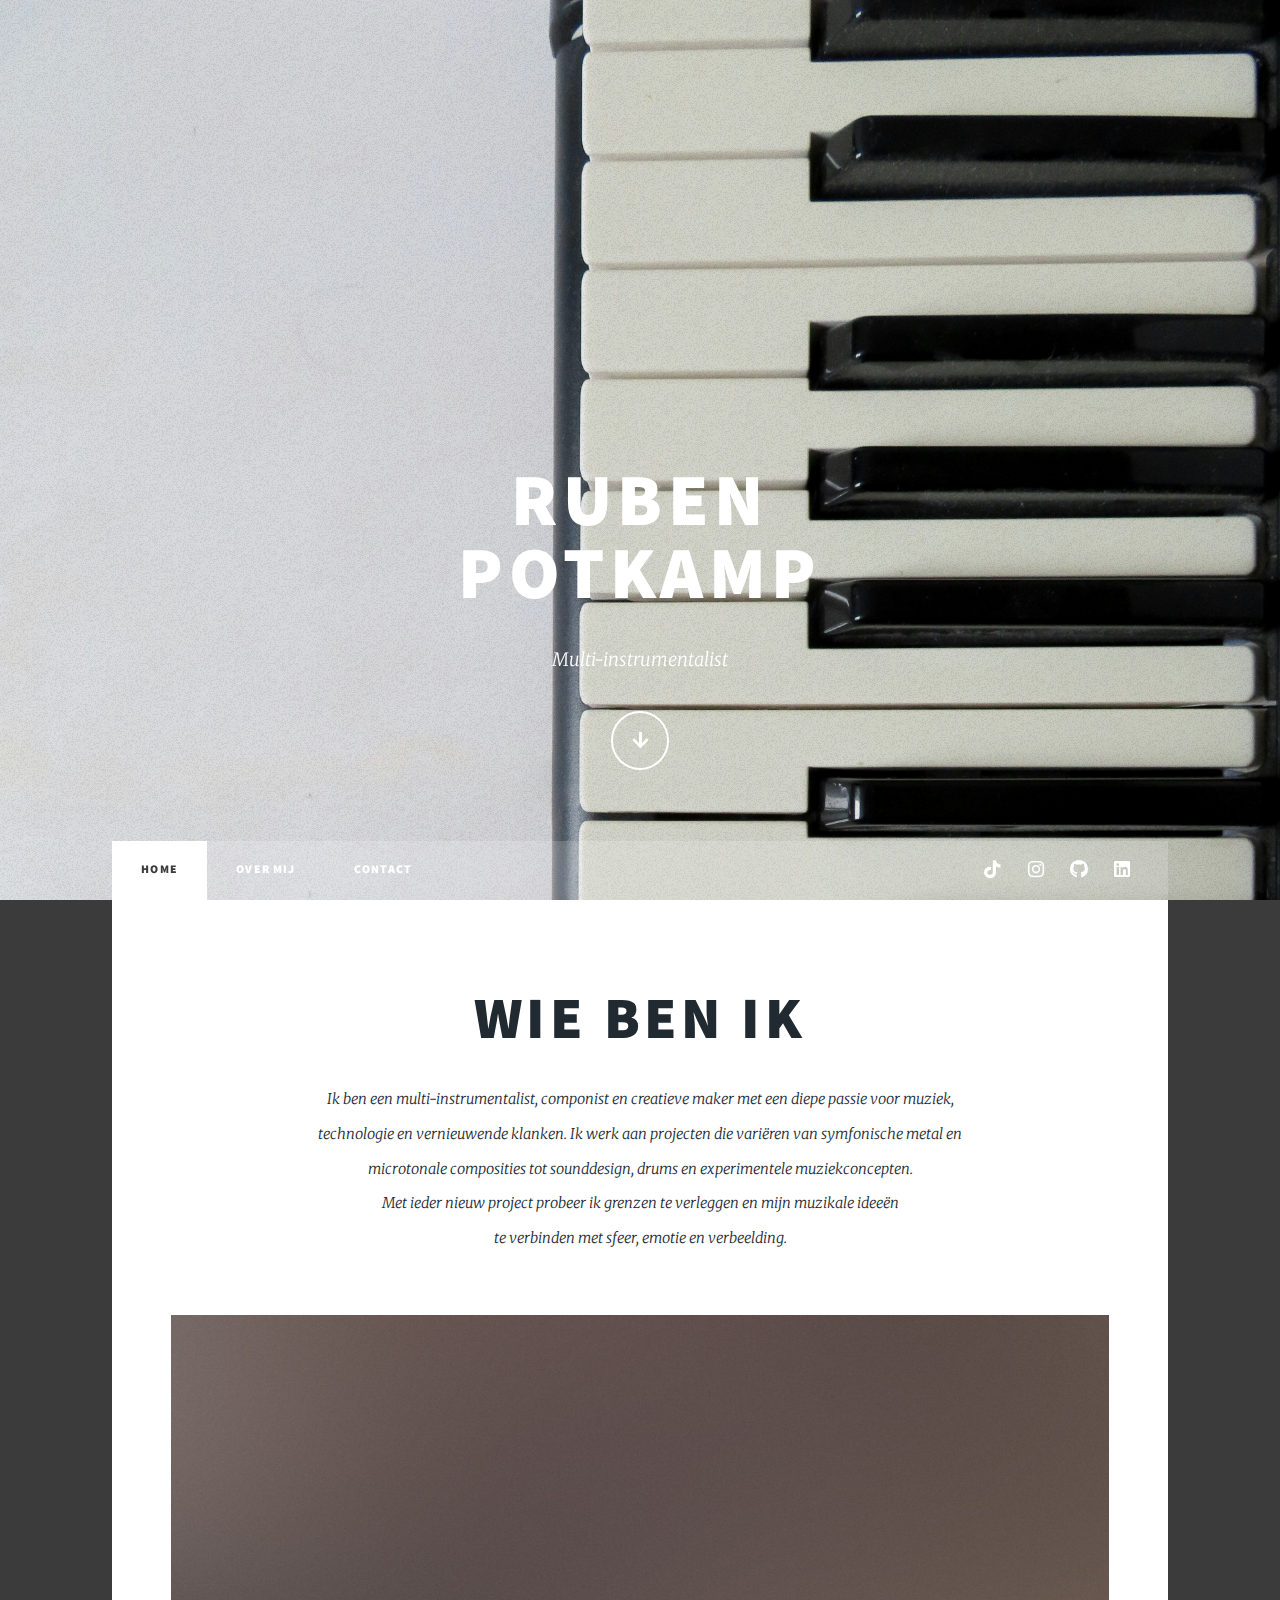
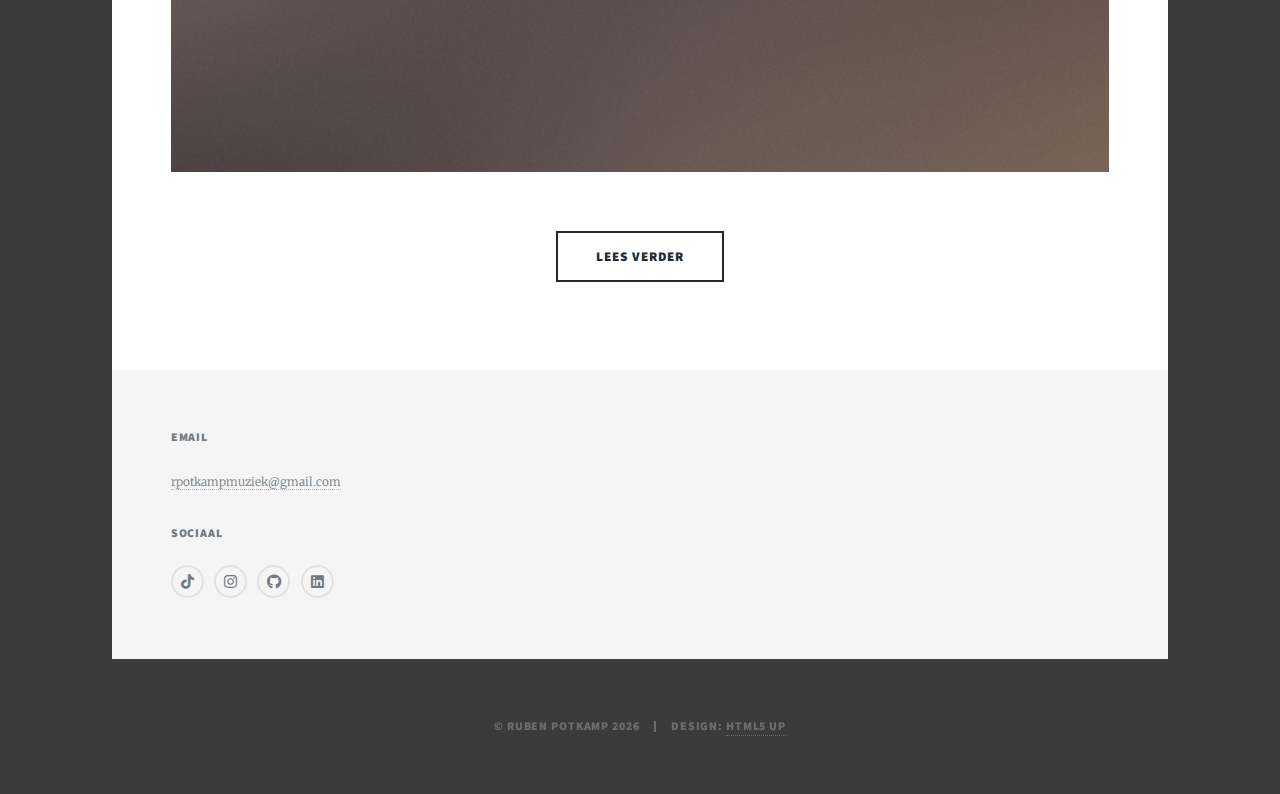
<file: index.html>
<!DOCTYPE HTML>
<!--
	Massively by HTML5 UP
	html5up.net | @ajlkn
	Free for personal and commercial use under the CCA 3.0 license (html5up.net/license)
-->
<html>
	<head>
		<title>Ruben Potkamp | Muzikant</title>
		<meta charset="utf-8" />
		<meta name="viewport" content="width=device-width, initial-scale=1, user-scalable=no" />
		<link rel="stylesheet" href="assets/css/main.css" />
		<link rel="icon" type="image/x-icon" href="/images/favicon.ico">
		<noscript><link rel="stylesheet" href="assets/css/noscript.css" /></noscript>
	</head>
	<body class="is-preload">

		<!-- Wrapper -->
			<div id="wrapper" class="fade-in">

				<!-- Intro -->
					<div id="intro">
						<h1>Ruben<br />
						Potkamp</h1>
						<p>Multi-instrumentalist</p>
						<ul class="actions">
							<li><a href="#header" class="button icon solid solo fa-arrow-down scrolly">Ga verder</a></li>
						</ul>
					</div>

				<!-- Header -->
					<header id="header">
						<a href="index.html" class="logo">Ruben Potkamp</a>
					</header>

				<!-- Nav -->
					<nav id="nav">
						<ul class="links">
							<li class="active"><a href="index.html">Home</a></li>
							<li><a href="overmij.html">Over mij</a></li>
							<!--<li><a href="artikelen/index.html">Artikelen</a></li>
							<li><a href="bladmuziek/">Bladmuziek</a></li>-->
							<li><a href="contact.html">Contact</a></li>
						</ul>
						<ul class="icons">
							<li><a href="https://www.tiktok.com/@rpotkamp/" target="_blank" class="icon brands fa-tiktok"><span class="label">TikTok</span></a></li>
							<li><a href="https://www.instagram.com/potkampruben/" target="_blank" class="icon brands fa-instagram"><span class="label">Instagram</span></a></li>
							<li><a href="https://github.com/rubenpotkamp" target="_blank" class="icon brands fa-github"><span class="label">GitHub</span></a></li>
							<li><a href="https://nl.linkedin.com/in/ruben-potkamp-560990225" target="_blank" class="icon brands fa-linkedin"><span class="label">LinkedIn</span></a></li>
						</ul>
					</nav>

				<!-- Main -->
					<div id="main">

						<!-- Featured Post -->
							<article class="post featured">
								<header class="major">
									<h2><a href="overmij.html">Wie ben ik</a></h2>
									<p>Ik ben een multi-instrumentalist, componist en creatieve maker met een diepe passie voor muziek,<br>
									technologie en vernieuwende klanken. Ik werk aan projecten die variëren van symfonische metal en <br>
									microtonale composities tot sounddesign, drums en experimentele muziekconcepten.<br>
									Met ieder nieuw project probeer ik grenzen te verleggen en mijn muzikale ideeën<br>
									te verbinden met sfeer, emotie en verbeelding.</p>
								</header>
								<a href="overmij.html" class="image main"><img src="images/pic01.jpg" alt="" /></a>
								<ul class="actions special">
									<li><a href="overmij.html" class="button large">Lees verder</a></li>
								</ul>
							</article>

						<!-- Posts -->
							<!--<section class="posts">
								<article>
									<header>
										<span class="date">April 24, 2017</span>
										<h2><a href="#">Sed magna<br />
										ipsum faucibus</a></h2>
									</header>
									<a href="#" class="image fit"><img src="images/pic02.jpg" alt="" /></a>
									<p>Donec eget ex magna. Interdum et malesuada fames ac ante ipsum primis in faucibus. Pellentesque venenatis dolor imperdiet dolor mattis sagittis magna etiam.</p>
									<ul class="actions special">
										<li><a href="#" class="button">Full Story</a></li>
									</ul>
								</article>
								<article>
									<header>
										<span class="date">April 22, 2017</span>
										<h2><a href="#">Primis eget<br />
										imperdiet lorem</a></h2>
									</header>
									<a href="#" class="image fit"><img src="images/pic03.jpg" alt="" /></a>
									<p>Donec eget ex magna. Interdum et malesuada fames ac ante ipsum primis in faucibus. Pellentesque venenatis dolor imperdiet dolor mattis sagittis magna etiam.</p>
									<ul class="actions special">
										<li><a href="#" class="button">Full Story</a></li>
									</ul>
								</article>
								<article>
									<header>
										<span class="date">April 18, 2017</span>
										<h2><a href="#">Ante mattis<br />
										interdum dolor</a></h2>
									</header>
									<a href="#" class="image fit"><img src="images/pic04.jpg" alt="" /></a>
									<p>Donec eget ex magna. Interdum et malesuada fames ac ante ipsum primis in faucibus. Pellentesque venenatis dolor imperdiet dolor mattis sagittis magna etiam.</p>
									<ul class="actions special">
										<li><a href="#" class="button">Full Story</a></li>
									</ul>
								</article>
								<article>
									<header>
										<span class="date">April 14, 2017</span>
										<h2><a href="#">Tempus sed<br />
										nulla imperdiet</a></h2>
									</header>
									<a href="#" class="image fit"><img src="images/pic05.jpg" alt="" /></a>
									<p>Donec eget ex magna. Interdum et malesuada fames ac ante ipsum primis in faucibus. Pellentesque venenatis dolor imperdiet dolor mattis sagittis magna etiam.</p>
									<ul class="actions special">
										<li><a href="#" class="button">Full Story</a></li>
									</ul>
								</article>
								<article>
									<header>
										<span class="date">April 11, 2017</span>
										<h2><a href="#">Odio magna<br />
										sed consectetur</a></h2>
									</header>
									<a href="#" class="image fit"><img src="images/pic06.jpg" alt="" /></a>
									<p>Donec eget ex magna. Interdum et malesuada fames ac ante ipsum primis in faucibus. Pellentesque venenatis dolor imperdiet dolor mattis sagittis magna etiam.</p>
									<ul class="actions special">
										<li><a href="#" class="button">Full Story</a></li>
									</ul>
								</article>
								<article>
									<header>
										<span class="date">April 7, 2017</span>
										<h2><a href="#">Augue lorem<br />
										primis vestibulum</a></h2>
									</header>
									<a href="#" class="image fit"><img src="images/pic07.jpg" alt="" /></a>
									<p>Donec eget ex magna. Interdum et malesuada fames ac ante ipsum primis in faucibus. Pellentesque venenatis dolor imperdiet dolor mattis sagittis magna etiam.</p>
									<ul class="actions special">
										<li><a href="#" class="button">Full Story</a></li>
									</ul>
								</article>
							</section>-->

						<!-- Footer
							<footer>
								<div class="pagination">
									<a href="#" class="previous">Vorige</a>
									<a href="#" class="page active">1</a>
									<a href="#" class="page">2</a>
									<a href="#" class="page">3</a>
									<span class="extra">&hellip;</span>
									<a href="#" class="page">8</a>
									<a href="#" class="page">9</a>
									<a href="#" class="page">10</a>
									<a href="#" class="next">Volgende</a>
								</div>
							</footer>
						-->
					</div>

				<!-- Footer -->
					<footer id="footer">
						<section>
							<section>
								<h3>Email</h3>
								<p><a href="mailto:rpotkampmuziek@gmail.com" target="_blank">rpotkampmuziek@gmail.com</a></p>
							</section>
							<section>
								<h3>Sociaal</h3>
									<ul class="icons alt">
										<li><a href="https://www.tiktok.com/@rpotkamp/" target="_blank" class="icon brands fa-tiktok"><span class="label">TikTok</span></a></li>
										<li><a href="https://www.instagram.com/potkampruben/" target="_blank" class="icon brands fa-instagram"><span class="label">Instagram</span></a></li>
										<li><a href="https://github.com/rubenpotkamp" target="_blank" class="icon brands fa-github"><span class="label">GitHub</span></a></li>
										<li><a href="https://nl.linkedin.com/in/ruben-potkamp-560990225" target="_blank" class="icon brands fa-linkedin"><span class="label">LinkedIn</span></a></li>
									</ul>
							</section>
						</section>
					</footer>

				<!-- Copyright -->
					<div id="copyright">
						<ul><li>&copy; Ruben Potkamp <script>document.write(new Date().getFullYear())</script></li><li>Design: <a href="https://html5up.net">HTML5 UP</a></li></ul>
					</div>

			</div>

		<!-- Scripts -->
			<script src="assets/js/jquery.min.js"></script>
			<script src="assets/js/jquery.scrollex.min.js"></script>
			<script src="assets/js/jquery.scrolly.min.js"></script>
			<script src="assets/js/browser.min.js"></script>
			<script src="assets/js/breakpoints.min.js"></script>
			<script src="assets/js/util.js"></script>
			<script src="assets/js/main.js"></script>

	</body>
</html>
</file>
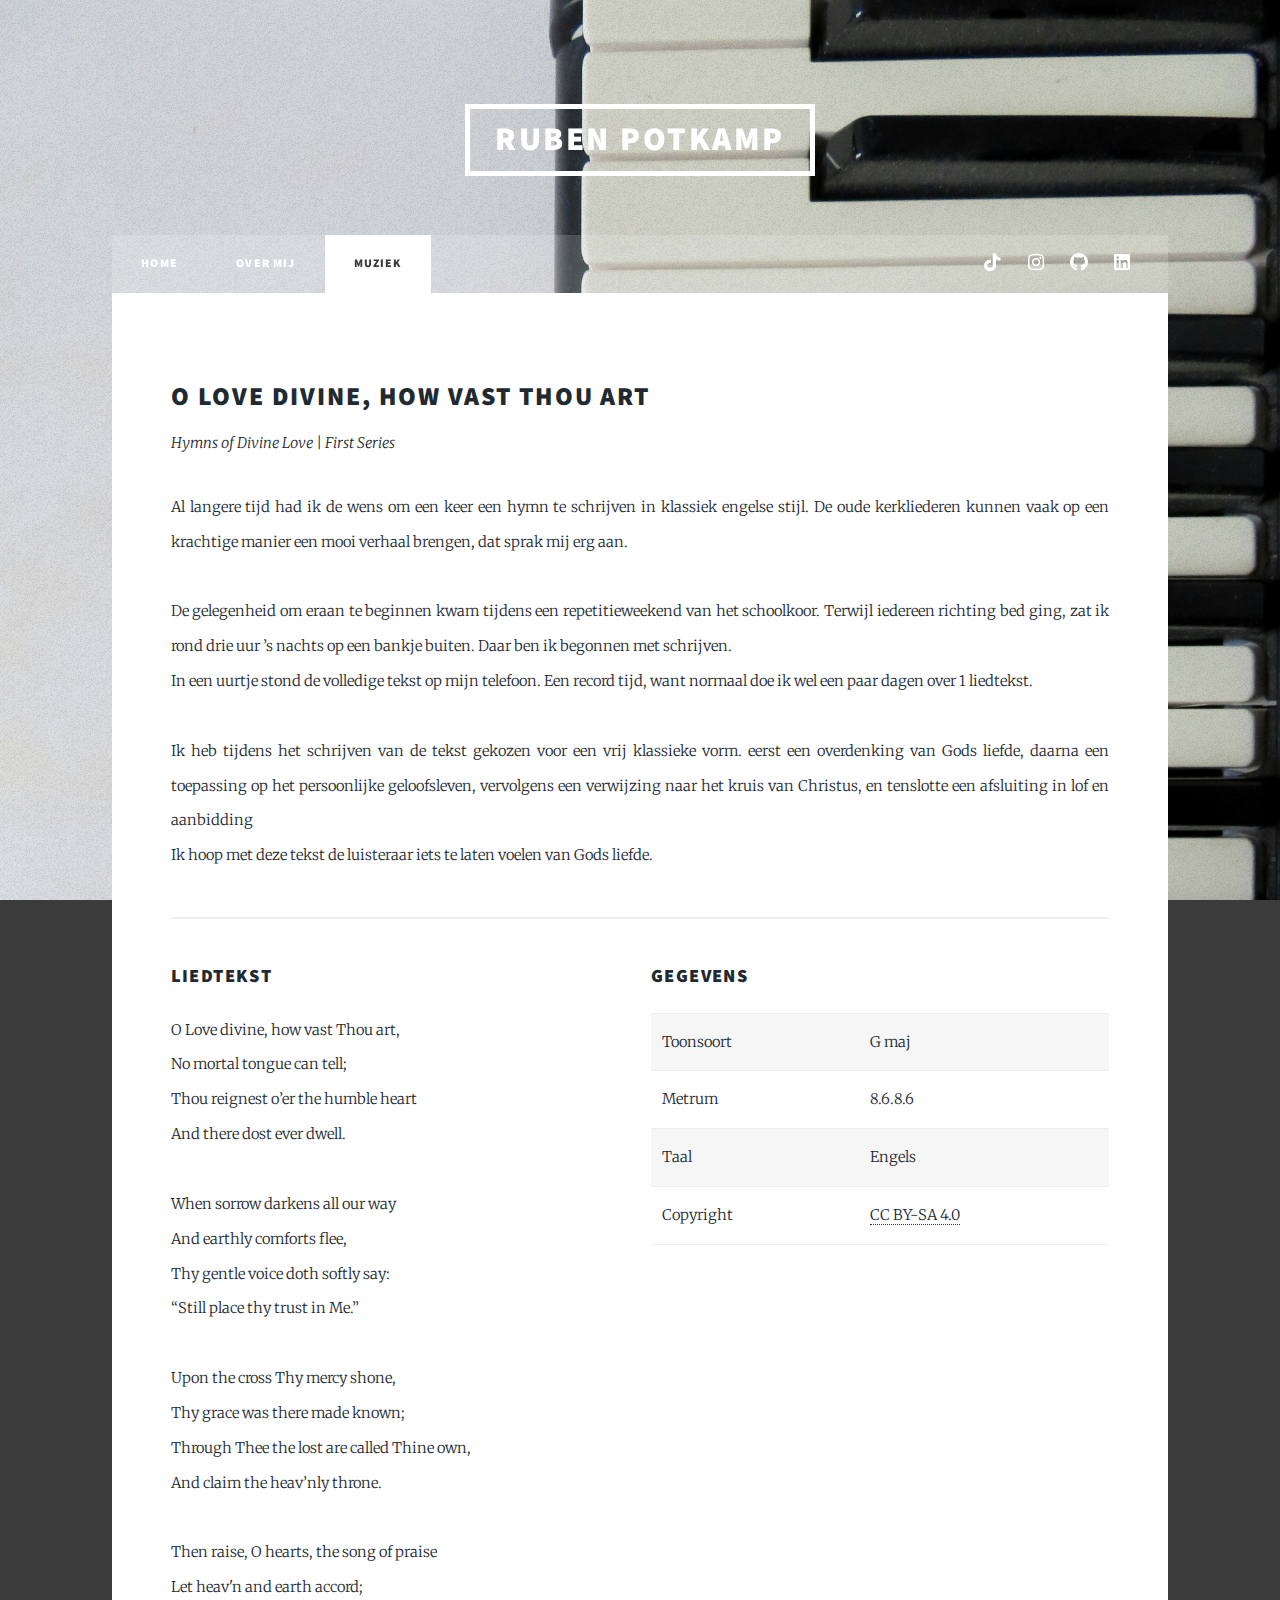
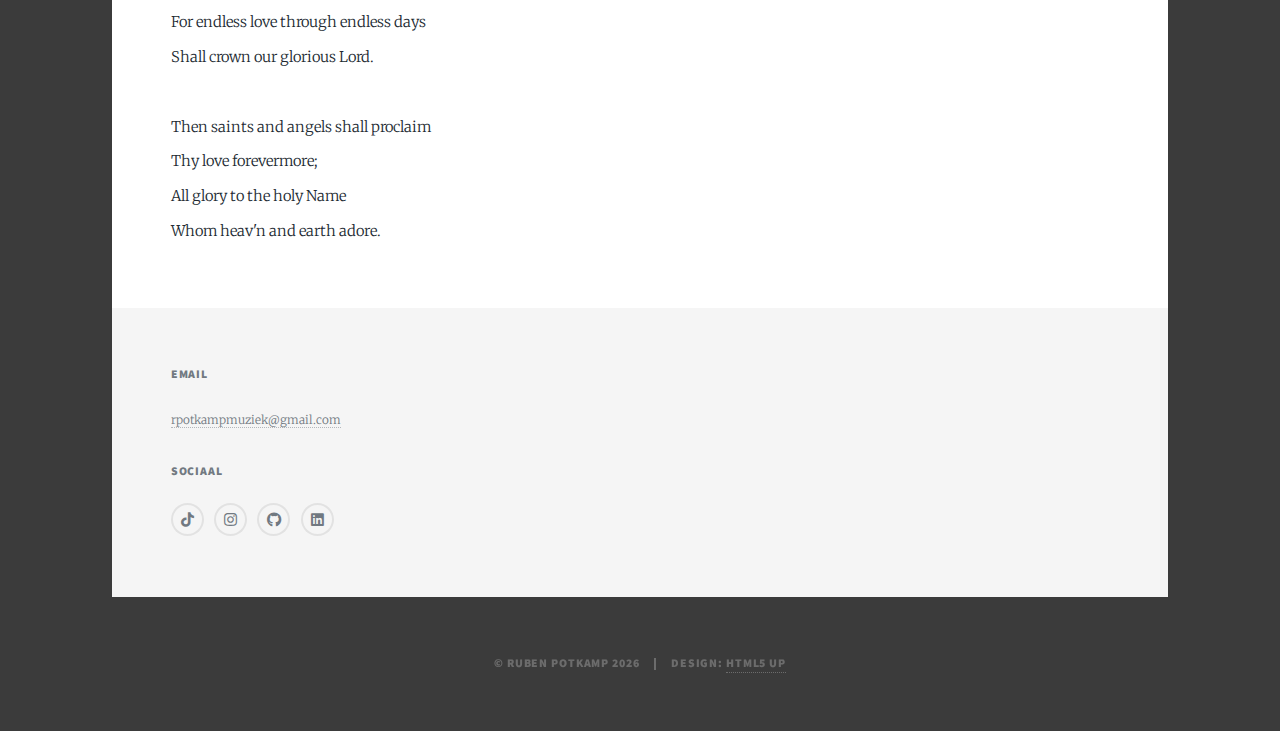
<file: muziek/O Love Divine, How Vast Thou Art/index.html>
<!DOCTYPE HTML>
<!--
	Massively by HTML5 UP
	html5up.net | @ajlkn
	Free for personal and commercial use under the CCA 3.0 license (html5up.net/license)
-->
<html>
	<head>
		<title>Ruben Potkamp | O Love Divine, How Vast Thou Art</title>
		<meta charset="utf-8" />
		<meta name="viewport" content="width=device-width, initial-scale=1, user-scalable=no" />
		<link rel="stylesheet" href="../../assets/css/main.css" />
		<link rel="icon" type="image/x-icon" href="../..//images/favicon.ico">
		<noscript><link rel="stylesheet" href="../../assets/css/noscript.css" /></noscript>
	</head>
	<body class="is-preload">

		<!-- Wrapper -->
			<div id="wrapper" class="fade-in">

				<!-- Header -->
					<header id="header">
						<a href="../../index.html" class="logo">Ruben Potkamp</a>
					</header>

				<!-- Nav -->
					<nav id="nav">
						<ul class="links">
							<li><a href="../../index.html">Home</a></li>
							<li><a href="../../overmij.html">Over mij</a></li>
							<!--<li><a href="artikelen/index.html">Artikelen</a></li>-->
							<li class="active"><a href="../../muziek/">Muziek</a></li>
							<!--<li><a href="contact.html">Contact</a></li>-->
						</ul>
						<ul class="icons">
							<li><a href="https://www.tiktok.com/@rpotkamp/" target="_blank" class="icon brands fa-tiktok"><span class="label">TikTok</span></a></li>
							<li><a href="https://www.instagram.com/potkampruben/" target="_blank" class="icon brands fa-instagram"><span class="label">Instagram</span></a></li>
							<li><a href="https://github.com/rubenpotkamp" target="_blank" class="icon brands fa-github"><span class="label">GitHub</span></a></li>
							<li><a href="https://nl.linkedin.com/in/ruben-potkamp-560990225" target="_blank" class="icon brands fa-linkedin"><span class="label">LinkedIn</span></a></li>
						</ul>
					</nav>

				<!-- Main -->
					<div id="main">

						<!-- Post -->
							<section class="post">
								<header>
									<h2>O Love Divine, How Vast Thou Art</h2>
									<p>Hymns of Divine Love | First Series</p>
								</header>
								<p>
									Al langere tijd had ik de wens om een keer een hymn te schrijven in klassiek engelse stijl. De oude kerkliederen kunnen vaak op een krachtige manier een mooi verhaal brengen, dat sprak mij erg aan.<br />
									<br />
									De gelegenheid om eraan te beginnen kwam tijdens een repetitieweekend van het schoolkoor. Terwijl iedereen richting bed ging, zat ik rond drie uur ’s nachts op een bankje buiten. Daar ben ik begonnen met schrijven.<br />
									In een uurtje stond de volledige tekst op mijn telefoon. Een record tijd, want normaal doe ik wel een paar dagen over 1 liedtekst.<br />
									<br />
									Ik heb tijdens het schrijven van de tekst gekozen voor een vrij klassieke vorm. eerst een overdenking van Gods liefde, daarna een toepassing op het persoonlijke geloofsleven, vervolgens een verwijzing naar het kruis van Christus, en tenslotte een afsluiting in lof en aanbidding<br />
									Ik hoop met deze tekst de luisteraar iets te laten voelen van Gods liefde.
								</p>
								<hr />
								<div class="row">
									<div class="col-6 col-12-small">
										<h3>Liedtekst</h3>
										O Love divine, how vast Thou art,<br />
										No mortal tongue can tell;<br />
										Thou reignest o’er the humble heart<br />
										And there dost ever dwell.<br />
										<br />
										When sorrow darkens all our way<br />
										And earthly comforts flee,<br />
										Thy gentle voice doth softly say:<br />
										“Still place thy trust in Me.”<br />
										<br />
										Upon the cross Thy mercy shone,<br />
										Thy grace was there made known;<br />
										Through Thee the lost are called Thine own,<br />
										And claim the heav’nly throne.<br />
										<br />
										Then raise, O hearts, the song of praise<br />
										Let heav'n and earth accord;<br />
										For endless love through endless days<br />
										Shall crown our glorious Lord.<br />
										<br />
										Then saints and angels shall proclaim<br />
										Thy love forevermore;<br />
										All glory to the holy Name<br />
										Whom heav'n and earth adore.<br />
									</div>
									<div class="col-6 col-12-small">
										<h3>Gegevens</h3>
										<div class="table-wrapper">
										<table>
											<tbody>
												<tr>
													<td>Toonsoort</td>
													<td>G maj</td>
												</tr>
												<tr>
													<td>Metrum</td>
													<td>8.6.8.6</td>
												</tr>
												<tr>
													<td>Taal</td>
													<td>Engels</td>
												</tr>
												<tr>
													<td>Copyright</td>
													<td><a href="https://creativecommons.org/licenses/by-sa/4.0/">CC BY-SA 4.0</a></td>
												</tr>
											</tbody>
										</table>
									</div>
								</div>
							</section>
                            
					</div>
				<!-- Footer -->
					<footer id="footer">
						<section>
							<section>
								<h3>Email</h3>
								<p><a href="mailto:rpotkampmuziek@gmail.com" target="_blank">rpotkampmuziek@gmail.com</a></p>
							</section>
							<section>
								<h3>Sociaal</h3>
									<ul class="icons alt">
										<li><a href="https://www.tiktok.com/@rpotkamp/" target="_blank" class="icon brands fa-tiktok"><span class="label">TikTok</span></a></li>
										<li><a href="https://www.instagram.com/potkampruben/" target="_blank" class="icon brands fa-instagram"><span class="label">Instagram</span></a></li>
										<li><a href="https://github.com/rubenpotkamp" target="_blank" class="icon brands fa-github"><span class="label">GitHub</span></a></li>
										<li><a href="https://nl.linkedin.com/in/ruben-potkamp-560990225" target="_blank" class="icon brands fa-linkedin"><span class="label">LinkedIn</span></a></li>
									</ul>
							</section>
						</section>
					</footer>

				<!-- Copyright -->
					<div id="copyright">
						<ul><li>&copy; Ruben Potkamp <script>document.write(new Date().getFullYear())</script></li><li>Design: <a href="https://html5up.net">HTML5 UP</a></li></ul>
					</div>

			</div>

		<!-- Scripts -->
			<script src="../../assets/js/jquery.min.js"></script>
			<script src="../../assets/js/jquery.scrollex.min.js"></script>
			<script src="../../assets/js/jquery.scrolly.min.js"></script>
			<script src="../../assets/js/browser.min.js"></script>
			<script src="../../assets/js/breakpoints.min.js"></script>
			<script src="../../assets/js/util.js"></script>
			<script src="../../assets/js/main.js"></script>
	</body>
</html>
</file>
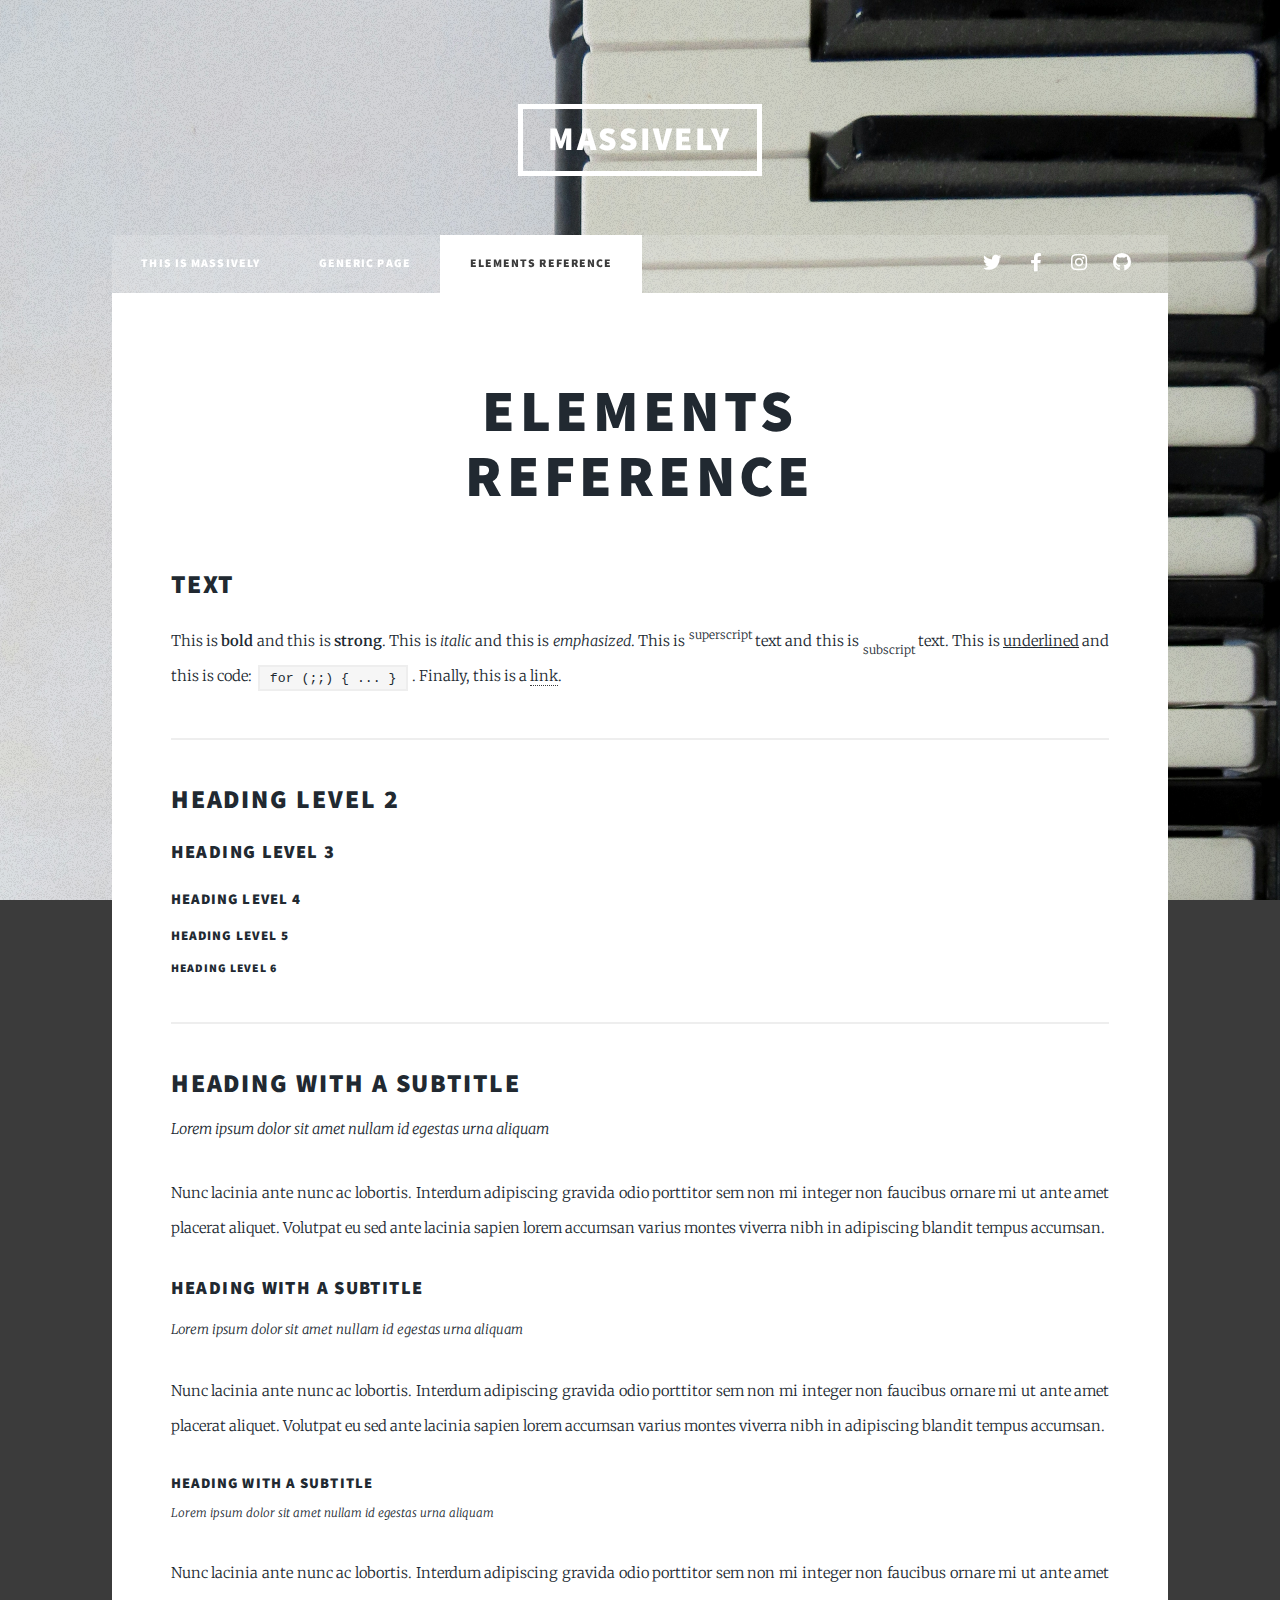
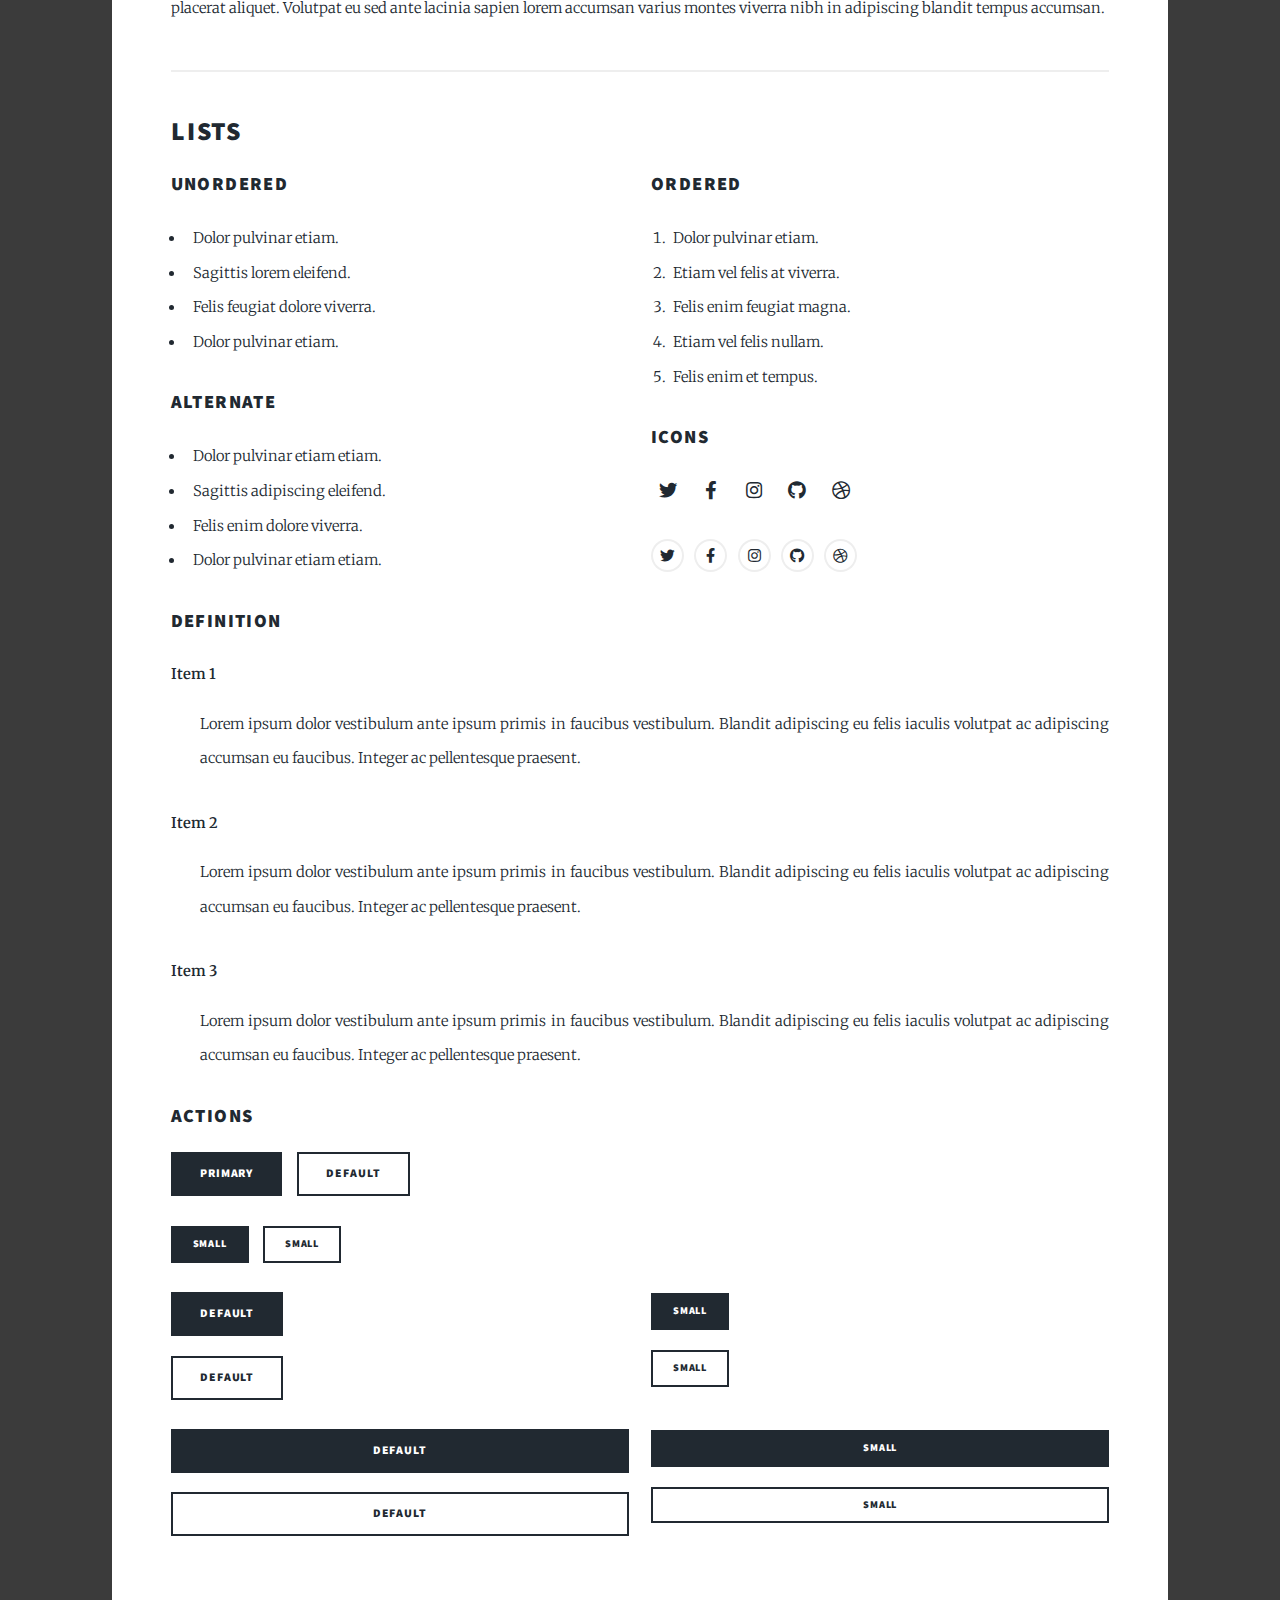
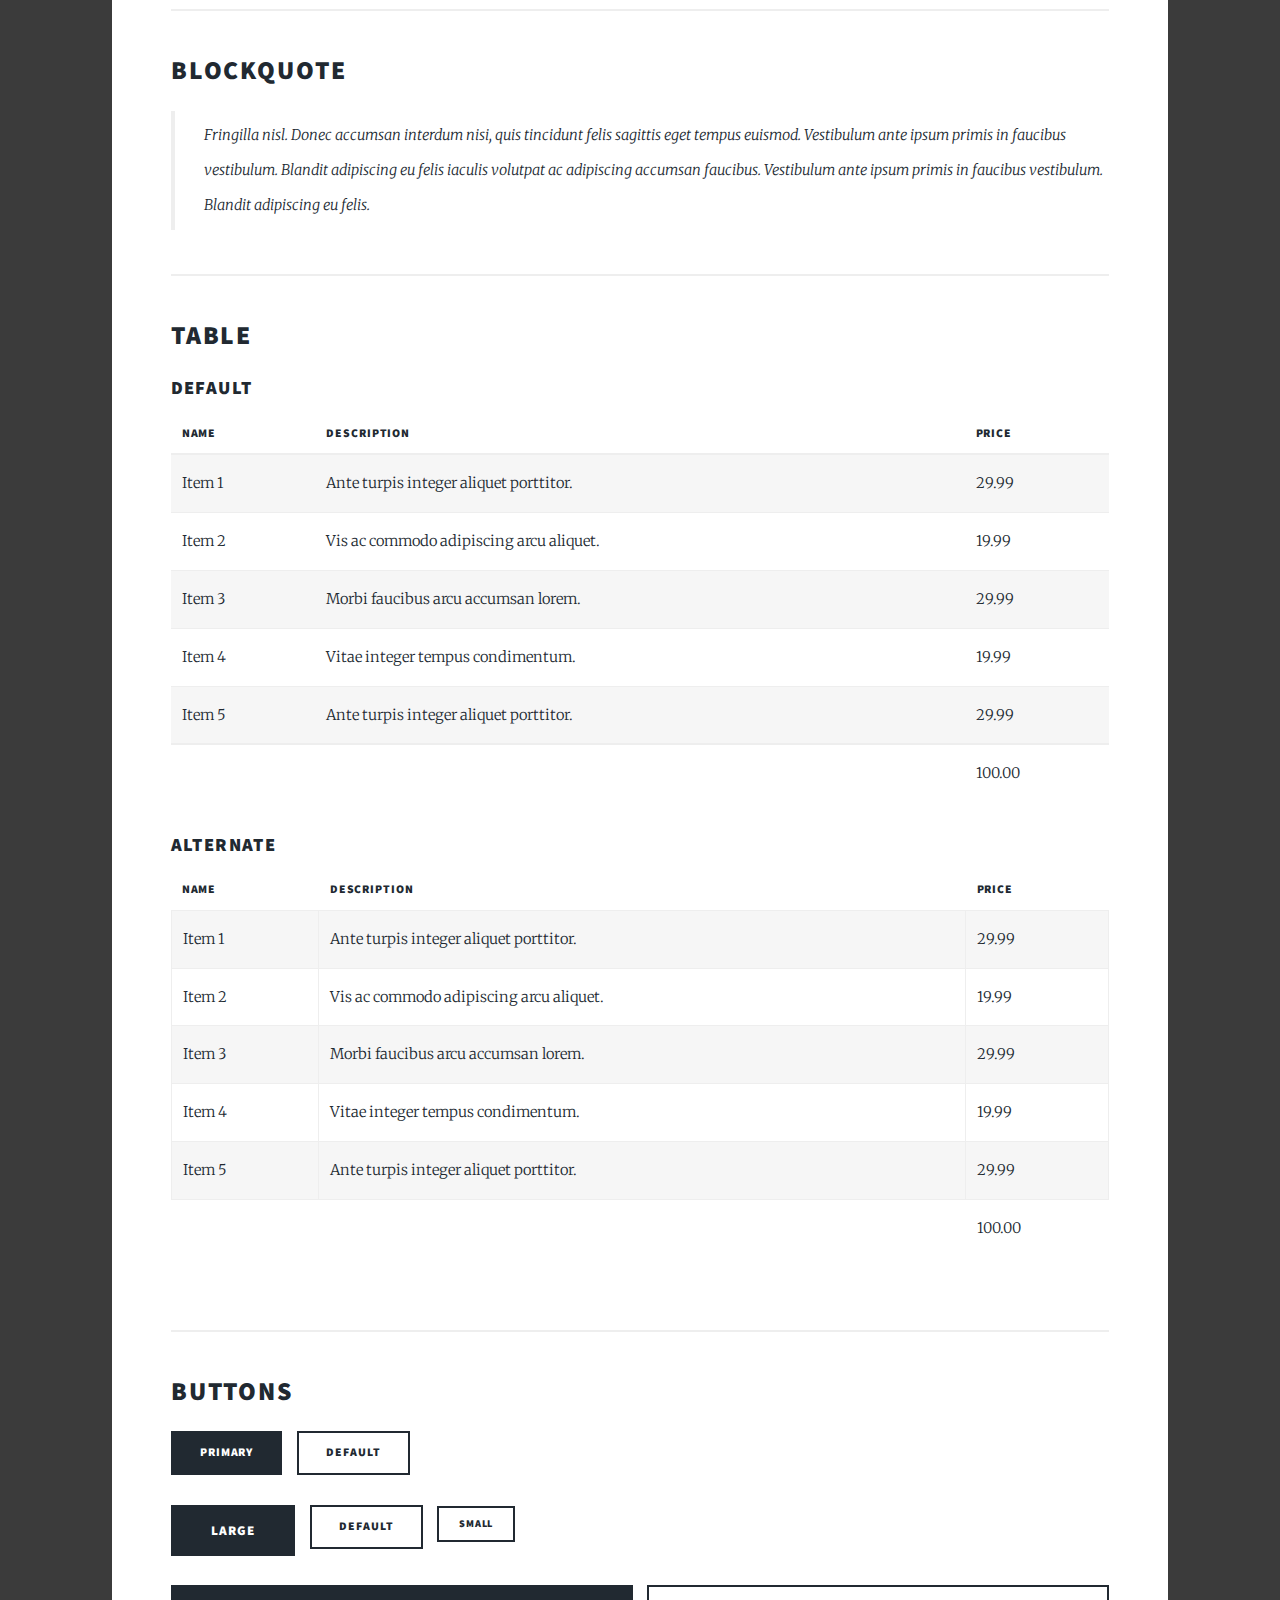
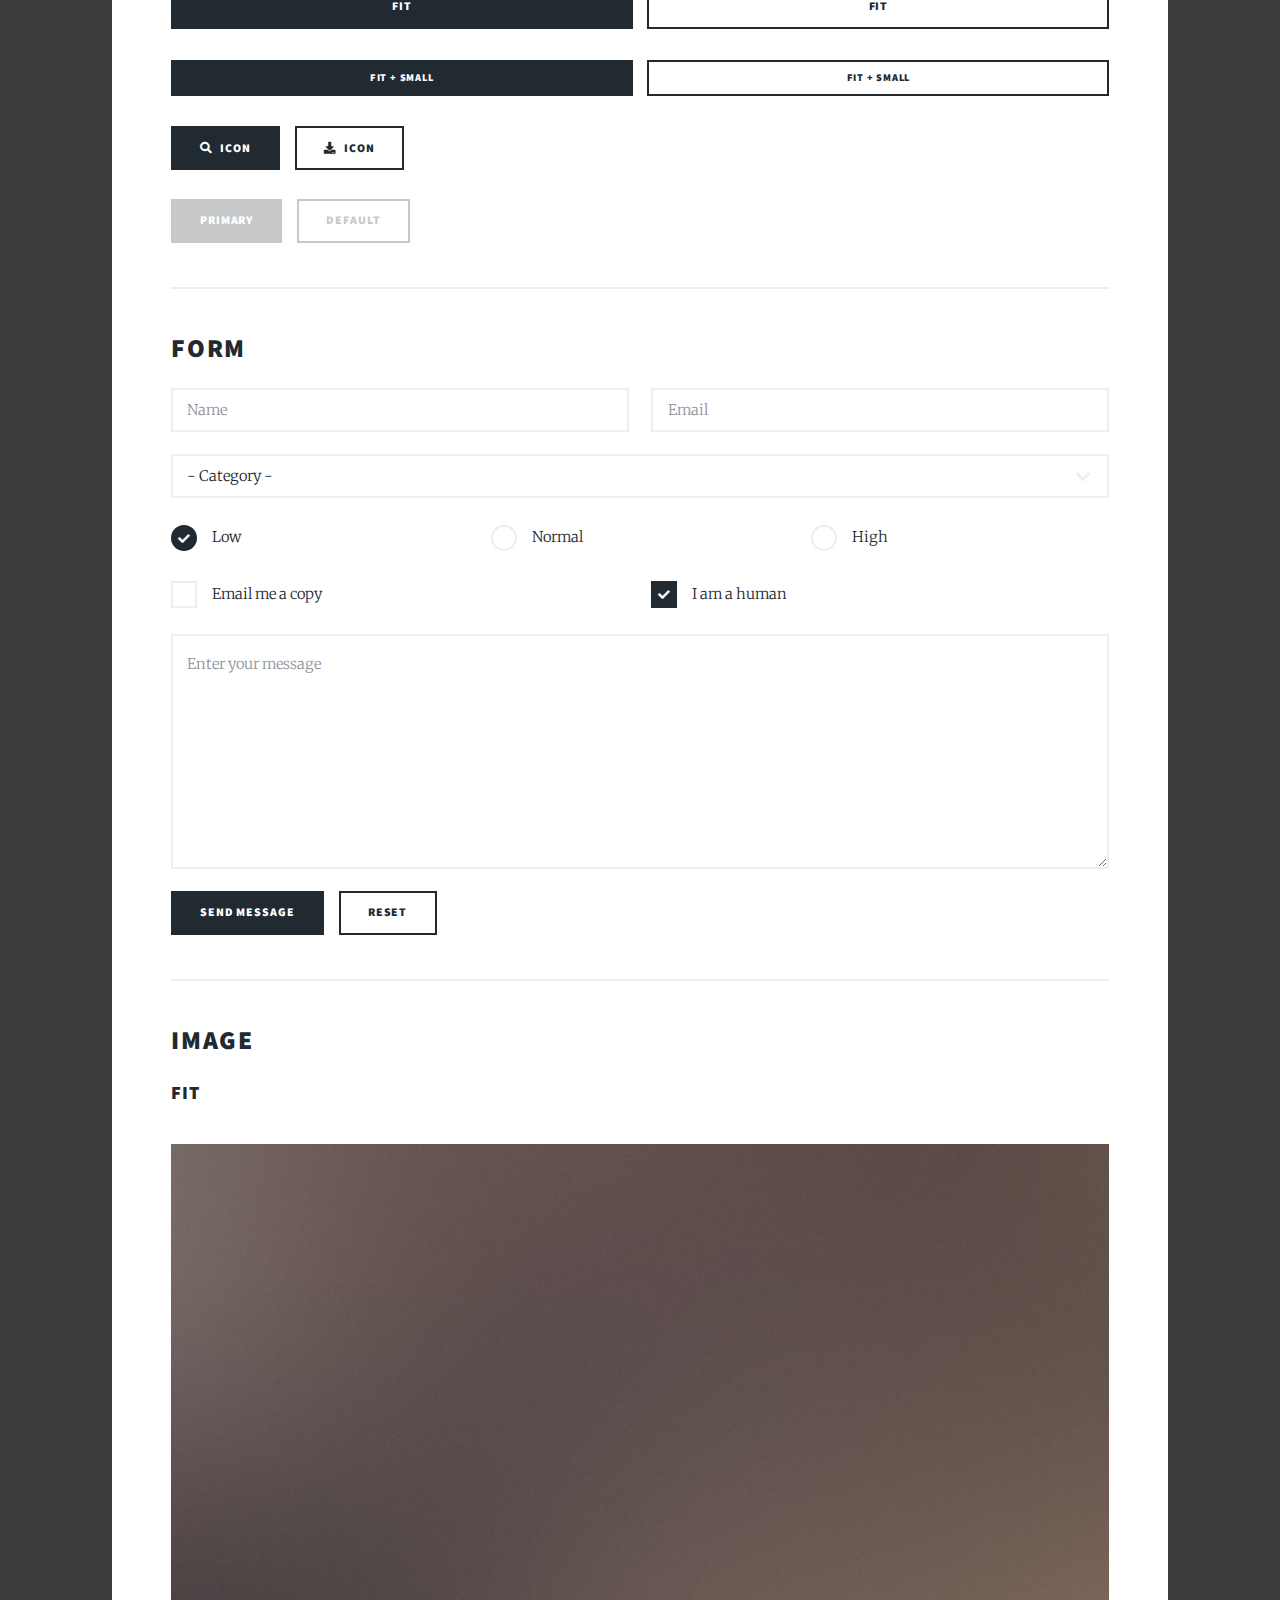
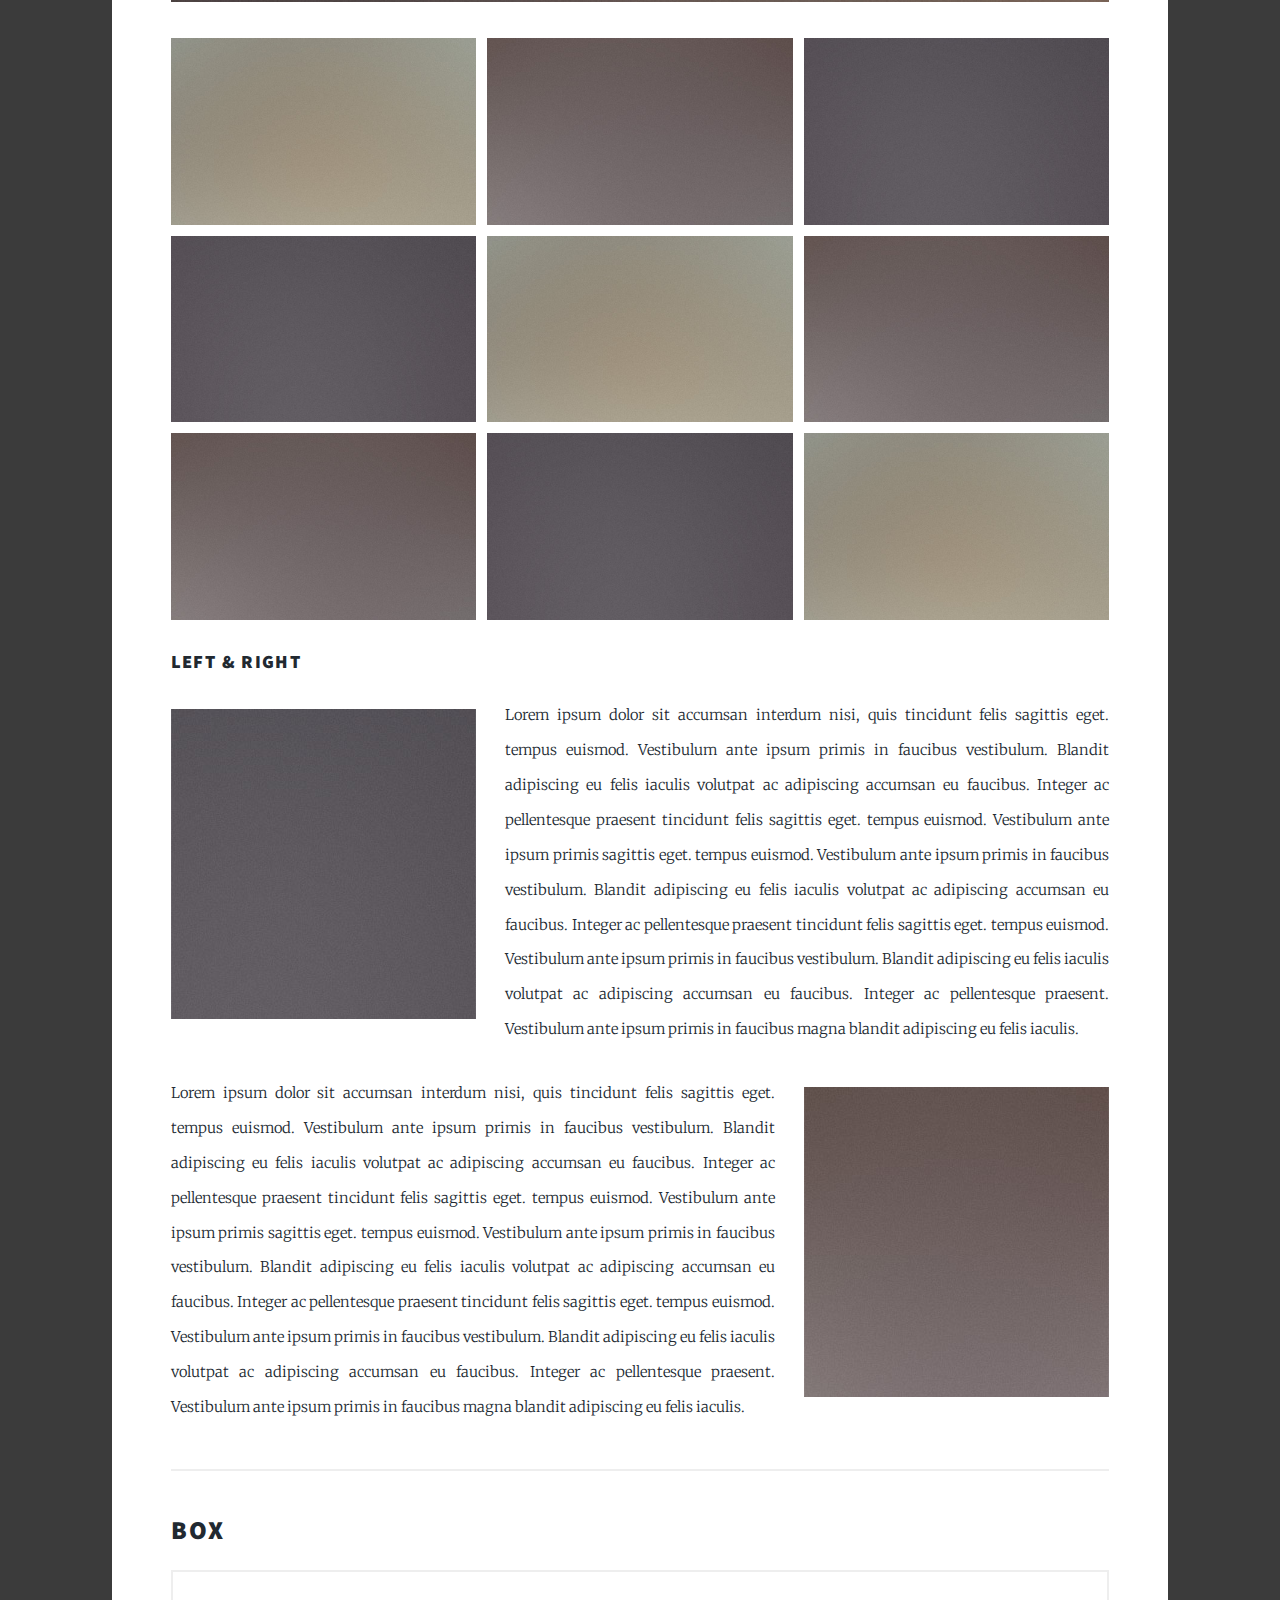
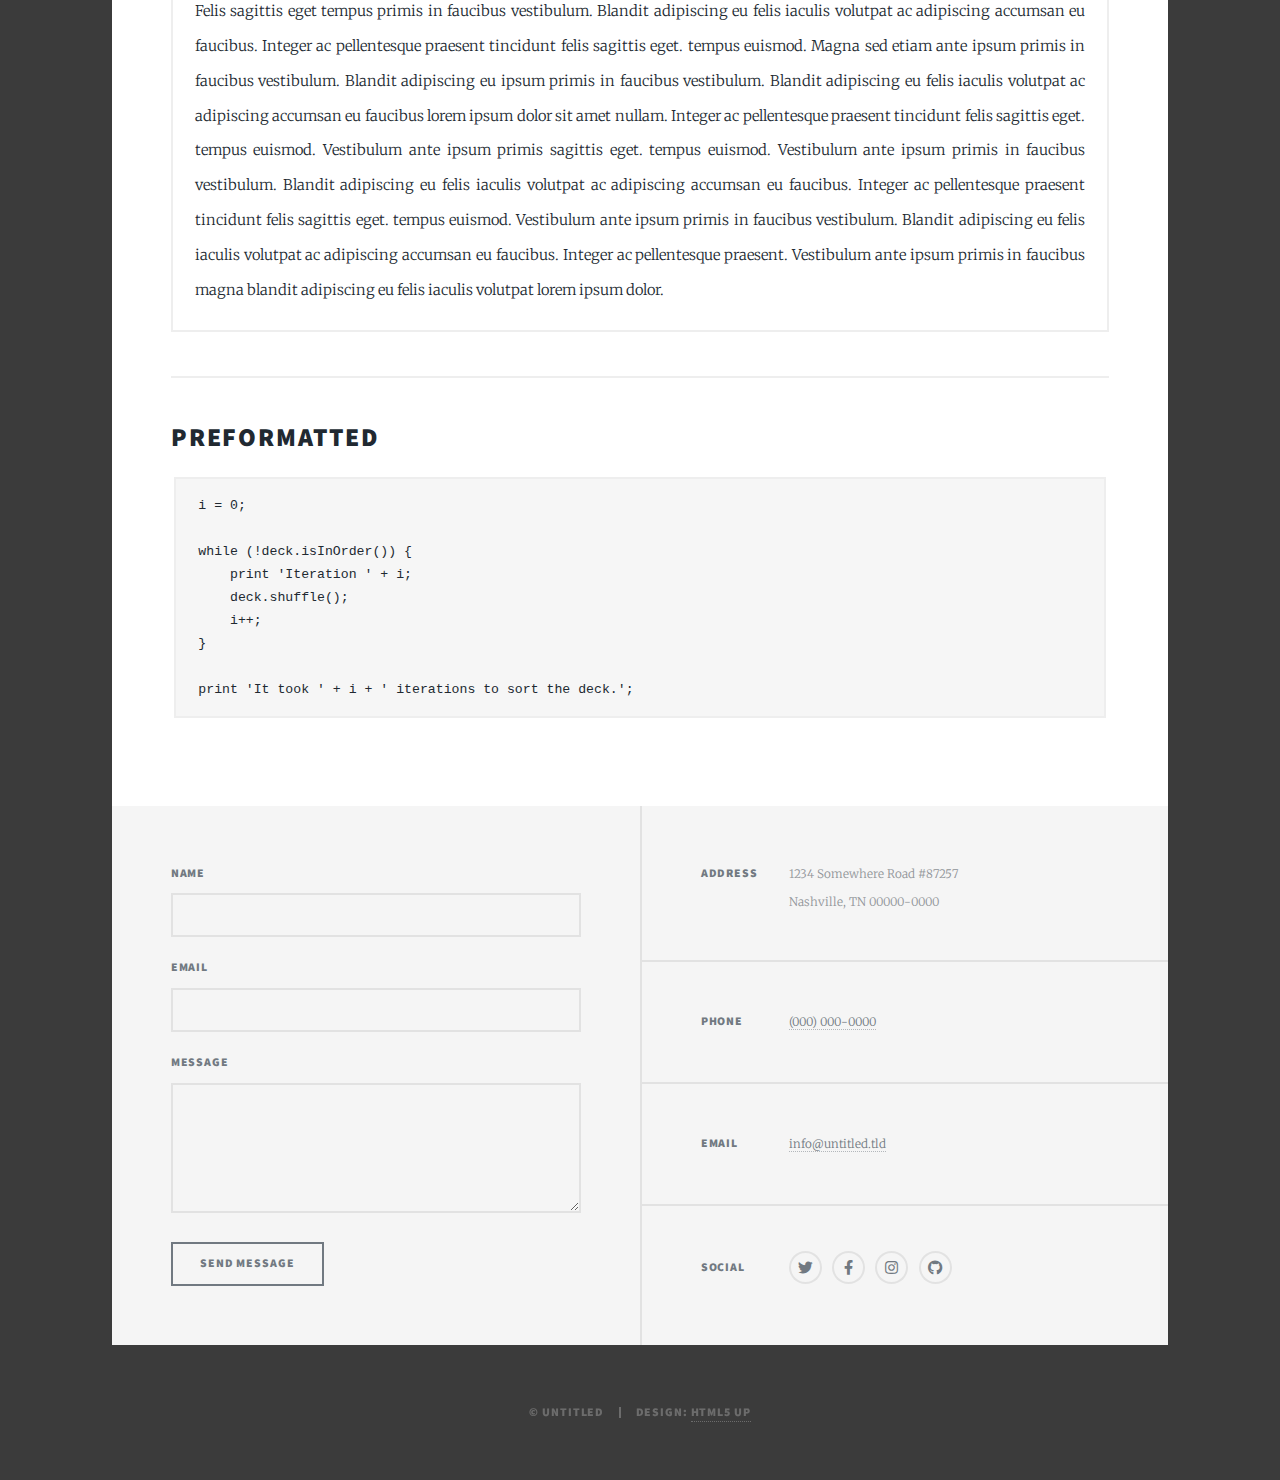
<file: elements.html>
<!DOCTYPE HTML>
<!--
	Massively by HTML5 UP
	html5up.net | @ajlkn
	Free for personal and commercial use under the CCA 3.0 license (html5up.net/license)
-->
<html>
	<head>
		<title>Elements Reference - Massively by HTML5 UP</title>
		<meta charset="utf-8" />
		<meta name="viewport" content="width=device-width, initial-scale=1, user-scalable=no" />
		<link rel="stylesheet" href="assets/css/main.css" />
		<noscript><link rel="stylesheet" href="assets/css/noscript.css" /></noscript>
	</head>
	<body class="is-preload">

		<!-- Wrapper -->
			<div id="wrapper">

				<!-- Header -->
					<header id="header">
						<a href="index.html" class="logo">Massively</a>
					</header>

				<!-- Nav -->
					<nav id="nav">
						<ul class="links">
							<li><a href="index.html">This is Massively</a></li>
							<li><a href="generic.html">Generic Page</a></li>
							<li class="active"><a href="elements.html">Elements Reference</a></li>
						</ul>
						<ul class="icons">
							<li><a href="#" class="icon brands fa-twitter"><span class="label">Twitter</span></a></li>
							<li><a href="#" class="icon brands fa-facebook-f"><span class="label">Facebook</span></a></li>
							<li><a href="#" class="icon brands fa-instagram"><span class="label">Instagram</span></a></li>
							<li><a href="#" class="icon brands fa-github"><span class="label">GitHub</span></a></li>
						</ul>
					</nav>

				<!-- Main -->
					<div id="main">

						<!-- Post -->
							<section class="post">
								<header class="major">
									<h1>Elements<br />
									Reference</h1>
								</header>

								<!-- Text stuff -->
									<h2>Text</h2>
									<p>This is <b>bold</b> and this is <strong>strong</strong>. This is <i>italic</i> and this is <em>emphasized</em>.
									This is <sup>superscript</sup> text and this is <sub>subscript</sub> text.
									This is <u>underlined</u> and this is code: <code>for (;;) { ... }</code>.
									Finally, this is a <a href="#">link</a>.</p>
									<hr />
									<h2>Heading Level 2</h2>
									<h3>Heading Level 3</h3>
									<h4>Heading Level 4</h4>
									<h5>Heading Level 5</h5>
									<h6>Heading Level 6</h6>
									<hr />
									<header>
										<h2>Heading with a Subtitle</h2>
										<p>Lorem ipsum dolor sit amet nullam id egestas urna aliquam</p>
									</header>
									<p>Nunc lacinia ante nunc ac lobortis. Interdum adipiscing gravida odio porttitor sem non mi integer non faucibus ornare mi ut ante amet placerat aliquet. Volutpat eu sed ante lacinia sapien lorem accumsan varius montes viverra nibh in adipiscing blandit tempus accumsan.</p>
									<header>
										<h3>Heading with a Subtitle</h3>
										<p>Lorem ipsum dolor sit amet nullam id egestas urna aliquam</p>
									</header>
									<p>Nunc lacinia ante nunc ac lobortis. Interdum adipiscing gravida odio porttitor sem non mi integer non faucibus ornare mi ut ante amet placerat aliquet. Volutpat eu sed ante lacinia sapien lorem accumsan varius montes viverra nibh in adipiscing blandit tempus accumsan.</p>
									<header>
										<h4>Heading with a Subtitle</h4>
										<p>Lorem ipsum dolor sit amet nullam id egestas urna aliquam</p>
									</header>
									<p>Nunc lacinia ante nunc ac lobortis. Interdum adipiscing gravida odio porttitor sem non mi integer non faucibus ornare mi ut ante amet placerat aliquet. Volutpat eu sed ante lacinia sapien lorem accumsan varius montes viverra nibh in adipiscing blandit tempus accumsan.</p>

									<hr />

								<!-- Lists -->
									<h2>Lists</h2>
									<div class="row">
										<div class="col-6 col-12-small">

											<h3>Unordered</h3>
											<ul>
												<li>Dolor pulvinar etiam.</li>
												<li>Sagittis lorem eleifend.</li>
												<li>Felis feugiat dolore viverra.</li>
												<li>Dolor pulvinar etiam.</li>
											</ul>

											<h3>Alternate</h3>
											<ul class="alt">
												<li>Dolor pulvinar etiam etiam.</li>
												<li>Sagittis adipiscing eleifend.</li>
												<li>Felis enim dolore viverra.</li>
												<li>Dolor pulvinar etiam etiam.</li>
											</ul>

										</div>
										<div class="col-6 col-12-small">

											<h3>Ordered</h3>
											<ol>
												<li>Dolor pulvinar etiam.</li>
												<li>Etiam vel felis at viverra.</li>
												<li>Felis enim feugiat magna.</li>
												<li>Etiam vel felis nullam.</li>
												<li>Felis enim et tempus.</li>
											</ol>

											<h3>Icons</h3>
											<ul class="icons">
												<li><a href="#" class="icon brands fa-twitter"><span class="label">Twitter</span></a></li>
												<li><a href="#" class="icon brands fa-facebook-f"><span class="label">Facebook</span></a></li>
												<li><a href="#" class="icon brands fa-instagram"><span class="label">Instagram</span></a></li>
												<li><a href="#" class="icon brands fa-github"><span class="label">Github</span></a></li>
												<li><a href="#" class="icon brands fa-dribbble"><span class="label">Dribbble</span></a></li>
											</ul>
											<ul class="icons alt">
												<li><a href="#" class="icon brands alt fa-twitter"><span class="label">Twitter</span></a></li>
												<li><a href="#" class="icon brands alt fa-facebook-f"><span class="label">Facebook</span></a></li>
												<li><a href="#" class="icon brands alt fa-instagram"><span class="label">Instagram</span></a></li>
												<li><a href="#" class="icon brands alt fa-github"><span class="label">Github</span></a></li>
												<li><a href="#" class="icon brands alt fa-dribbble"><span class="label">Dribbble</span></a></li>
											</ul>

										</div>
									</div>
									<h3>Definition</h3>
									<dl>
										<dt>Item 1</dt>
										<dd>
											<p>Lorem ipsum dolor vestibulum ante ipsum primis in faucibus vestibulum. Blandit adipiscing eu felis iaculis volutpat ac adipiscing accumsan eu faucibus. Integer ac pellentesque praesent.</p>
										</dd>
										<dt>Item 2</dt>
										<dd>
											<p>Lorem ipsum dolor vestibulum ante ipsum primis in faucibus vestibulum. Blandit adipiscing eu felis iaculis volutpat ac adipiscing accumsan eu faucibus. Integer ac pellentesque praesent.</p>
										</dd>
										<dt>Item 3</dt>
										<dd>
											<p>Lorem ipsum dolor vestibulum ante ipsum primis in faucibus vestibulum. Blandit adipiscing eu felis iaculis volutpat ac adipiscing accumsan eu faucibus. Integer ac pellentesque praesent.</p>
										</dd>
									</dl>

									<h3>Actions</h3>
									<ul class="actions">
										<li><a href="#" class="button primary">Primary</a></li>
										<li><a href="#" class="button">Default</a></li>
									</ul>
									<ul class="actions small">
										<li><a href="#" class="button primary small">Small</a></li>
										<li><a href="#" class="button small">Small</a></li>
									</ul>
									<div class="row">
										<div class="col-6 col-12-small">
											<ul class="actions stacked">
												<li><a href="#" class="button primary">Default</a></li>
												<li><a href="#" class="button">Default</a></li>
											</ul>
										</div>
										<div class="col-6 col-12-small">
											<ul class="actions stacked">
												<li><a href="#" class="button primary small">Small</a></li>
												<li><a href="#" class="button small">Small</a></li>
											</ul>
										</div>
									</div>
									<div class="row">
										<div class="col-6 col-12-small">
											<ul class="actions stacked">
												<li><a href="#" class="button primary fit">Default</a></li>
												<li><a href="#" class="button fit">Default</a></li>
											</ul>
										</div>
										<div class="col-6 col-12-small">
											<ul class="actions stacked">
												<li><a href="#" class="button primary small fit">Small</a></li>
												<li><a href="#" class="button small fit">Small</a></li>
											</ul>
										</div>
									</div>

									<hr />

								<!-- Blockquote -->
									<h2>Blockquote</h2>
									<blockquote>Fringilla nisl. Donec accumsan interdum nisi, quis tincidunt felis sagittis eget tempus euismod. Vestibulum ante ipsum primis in faucibus vestibulum. Blandit adipiscing eu felis iaculis volutpat ac adipiscing accumsan faucibus. Vestibulum ante ipsum primis in faucibus vestibulum. Blandit adipiscing eu felis.</blockquote>

									<hr />

								<!-- Table -->
									<h2>Table</h2>

									<h3>Default</h3>
									<div class="table-wrapper">
										<table>
											<thead>
												<tr>
													<th>Name</th>
													<th>Description</th>
													<th>Price</th>
												</tr>
											</thead>
											<tbody>
												<tr>
													<td>Item 1</td>
													<td>Ante turpis integer aliquet porttitor.</td>
													<td>29.99</td>
												</tr>
												<tr>
													<td>Item 2</td>
													<td>Vis ac commodo adipiscing arcu aliquet.</td>
													<td>19.99</td>
												</tr>
												<tr>
													<td>Item 3</td>
													<td> Morbi faucibus arcu accumsan lorem.</td>
													<td>29.99</td>
												</tr>
												<tr>
													<td>Item 4</td>
													<td>Vitae integer tempus condimentum.</td>
													<td>19.99</td>
												</tr>
												<tr>
													<td>Item 5</td>
													<td>Ante turpis integer aliquet porttitor.</td>
													<td>29.99</td>
												</tr>
											</tbody>
											<tfoot>
												<tr>
													<td colspan="2"></td>
													<td>100.00</td>
												</tr>
											</tfoot>
										</table>
									</div>

									<h3>Alternate</h3>
									<div class="table-wrapper">
										<table class="alt">
											<thead>
												<tr>
													<th>Name</th>
													<th>Description</th>
													<th>Price</th>
												</tr>
											</thead>
											<tbody>
												<tr>
													<td>Item 1</td>
													<td>Ante turpis integer aliquet porttitor.</td>
													<td>29.99</td>
												</tr>
												<tr>
													<td>Item 2</td>
													<td>Vis ac commodo adipiscing arcu aliquet.</td>
													<td>19.99</td>
												</tr>
												<tr>
													<td>Item 3</td>
													<td> Morbi faucibus arcu accumsan lorem.</td>
													<td>29.99</td>
												</tr>
												<tr>
													<td>Item 4</td>
													<td>Vitae integer tempus condimentum.</td>
													<td>19.99</td>
												</tr>
												<tr>
													<td>Item 5</td>
													<td>Ante turpis integer aliquet porttitor.</td>
													<td>29.99</td>
												</tr>
											</tbody>
											<tfoot>
												<tr>
													<td colspan="2"></td>
													<td>100.00</td>
												</tr>
											</tfoot>
										</table>
									</div>

									<hr />

								<!-- Buttons -->
									<h2>Buttons</h2>
									<ul class="actions">
										<li><a href="#" class="button primary">Primary</a></li>
										<li><a href="#" class="button">Default</a></li>
									</ul>
									<ul class="actions">
										<li><a href="#" class="button primary large">Large</a></li>
										<li><a href="#" class="button">Default</a></li>
										<li><a href="#" class="button small">Small</a></li>
									</ul>
									<ul class="actions fit">
										<li><a href="#" class="button primary fit">Fit</a></li>
										<li><a href="#" class="button fit">Fit</a></li>
									</ul>
									<ul class="actions fit small">
										<li><a href="#" class="button primary fit small">Fit + Small</a></li>
										<li><a href="#" class="button fit small">Fit + Small</a></li>
									</ul>
									<ul class="actions">
										<li><a href="#" class="button primary icon solid fa-search">Icon</a></li>
										<li><a href="#" class="button icon solid fa-download">Icon</a></li>
									</ul>
									<ul class="actions">
										<li><span class="button primary disabled">Primary</span></li>
										<li><span class="button disabled">Default</span></li>
									</ul>

									<hr />

								<!-- Form -->
									<h2>Form</h2>

									<form method="post" action="#">
										<div class="row gtr-uniform">
											<div class="col-6 col-12-xsmall">
												<input type="text" name="demo-name" id="demo-name" value="" placeholder="Name" />
											</div>
											<div class="col-6 col-12-xsmall">
												<input type="email" name="demo-email" id="demo-email" value="" placeholder="Email" />
											</div>
											<!-- Break -->
											<div class="col-12">
												<select name="demo-category" id="demo-category">
													<option value="">- Category -</option>
													<option value="1">Manufacturing</option>
													<option value="1">Shipping</option>
													<option value="1">Administration</option>
													<option value="1">Human Resources</option>
												</select>
											</div>
											<!-- Break -->
											<div class="col-4 col-12-small">
												<input type="radio" id="demo-priority-low" name="demo-priority" checked>
												<label for="demo-priority-low">Low</label>
											</div>
											<div class="col-4 col-12-small">
												<input type="radio" id="demo-priority-normal" name="demo-priority">
												<label for="demo-priority-normal">Normal</label>
											</div>
											<div class="col-4 col-12-small">
												<input type="radio" id="demo-priority-high" name="demo-priority">
												<label for="demo-priority-high">High</label>
											</div>
											<!-- Break -->
											<div class="col-6 col-12-small">
												<input type="checkbox" id="demo-copy" name="demo-copy">
												<label for="demo-copy">Email me a copy</label>
											</div>
											<div class="col-6 col-12-small">
												<input type="checkbox" id="demo-human" name="demo-human" checked>
												<label for="demo-human">I am a human</label>
											</div>
											<!-- Break -->
											<div class="col-12">
												<textarea name="demo-message" id="demo-message" placeholder="Enter your message" rows="6"></textarea>
											</div>
											<!-- Break -->
											<div class="col-12">
												<ul class="actions">
													<li><input type="submit" value="Send Message" class="primary" /></li>
													<li><input type="reset" value="Reset" /></li>
												</ul>
											</div>
										</div>
									</form>

									<hr />

								<!-- Image -->
									<h2>Image</h2>

									<h3>Fit</h3>
									<span class="image fit"><img src="images/pic01.jpg" alt="" /></span>
									<div class="box alt">
										<div class="row gtr-50 gtr-uniform">
											<div class="col-4"><span class="image fit"><img src="images/pic02.jpg" alt="" /></span></div>
											<div class="col-4"><span class="image fit"><img src="images/pic03.jpg" alt="" /></span></div>
											<div class="col-4"><span class="image fit"><img src="images/pic04.jpg" alt="" /></span></div>
											<!-- Break -->
											<div class="col-4"><span class="image fit"><img src="images/pic04.jpg" alt="" /></span></div>
											<div class="col-4"><span class="image fit"><img src="images/pic02.jpg" alt="" /></span></div>
											<div class="col-4"><span class="image fit"><img src="images/pic03.jpg" alt="" /></span></div>
											<!-- Break -->
											<div class="col-4"><span class="image fit"><img src="images/pic03.jpg" alt="" /></span></div>
											<div class="col-4"><span class="image fit"><img src="images/pic04.jpg" alt="" /></span></div>
											<div class="col-4"><span class="image fit"><img src="images/pic02.jpg" alt="" /></span></div>
										</div>
									</div>

									<h3>Left &amp; Right</h3>
									<p><span class="image left"><img src="images/pic08.jpg" alt="" /></span>Lorem ipsum dolor sit accumsan interdum nisi, quis tincidunt felis sagittis eget. tempus euismod. Vestibulum ante ipsum primis in faucibus vestibulum. Blandit adipiscing eu felis iaculis volutpat ac adipiscing accumsan eu faucibus. Integer ac pellentesque praesent tincidunt felis sagittis eget. tempus euismod. Vestibulum ante ipsum primis sagittis eget. tempus euismod. Vestibulum ante ipsum primis in faucibus vestibulum. Blandit adipiscing eu felis iaculis volutpat ac adipiscing accumsan eu faucibus. Integer ac pellentesque praesent tincidunt felis sagittis eget. tempus euismod. Vestibulum ante ipsum primis in faucibus vestibulum. Blandit adipiscing eu felis iaculis volutpat ac adipiscing accumsan eu faucibus. Integer ac pellentesque praesent. Vestibulum ante ipsum primis in faucibus magna blandit adipiscing eu felis iaculis.</p>
									<p><span class="image right"><img src="images/pic09.jpg" alt="" /></span>Lorem ipsum dolor sit accumsan interdum nisi, quis tincidunt felis sagittis eget. tempus euismod. Vestibulum ante ipsum primis in faucibus vestibulum. Blandit adipiscing eu felis iaculis volutpat ac adipiscing accumsan eu faucibus. Integer ac pellentesque praesent tincidunt felis sagittis eget. tempus euismod. Vestibulum ante ipsum primis sagittis eget. tempus euismod. Vestibulum ante ipsum primis in faucibus vestibulum. Blandit adipiscing eu felis iaculis volutpat ac adipiscing accumsan eu faucibus. Integer ac pellentesque praesent tincidunt felis sagittis eget. tempus euismod. Vestibulum ante ipsum primis in faucibus vestibulum. Blandit adipiscing eu felis iaculis volutpat ac adipiscing accumsan eu faucibus. Integer ac pellentesque praesent. Vestibulum ante ipsum primis in faucibus magna blandit adipiscing eu felis iaculis.</p>

									<hr />

								<!-- Box -->
									<h2>Box</h2>
									<div class="box">
										<p>Felis sagittis eget tempus primis in faucibus vestibulum. Blandit adipiscing eu felis iaculis volutpat ac adipiscing accumsan eu faucibus. Integer ac pellentesque praesent tincidunt felis sagittis eget. tempus euismod. Magna sed etiam ante ipsum primis in faucibus vestibulum. Blandit adipiscing eu ipsum primis in faucibus vestibulum. Blandit adipiscing eu felis iaculis volutpat ac adipiscing accumsan eu faucibus lorem ipsum dolor sit amet nullam. Integer ac pellentesque praesent tincidunt felis sagittis eget. tempus euismod. Vestibulum ante ipsum primis sagittis eget. tempus euismod. Vestibulum ante ipsum primis in faucibus vestibulum. Blandit adipiscing eu felis iaculis volutpat ac adipiscing accumsan eu faucibus. Integer ac pellentesque praesent tincidunt felis sagittis eget. tempus euismod. Vestibulum ante ipsum primis in faucibus vestibulum. Blandit adipiscing eu felis iaculis volutpat ac adipiscing accumsan eu faucibus. Integer ac pellentesque praesent. Vestibulum ante ipsum primis in faucibus magna blandit adipiscing eu felis iaculis volutpat lorem ipsum dolor.</p>
									</div>

									<hr />

								<!-- Preformatted Code -->
									<h2>Preformatted</h2>
									<pre><code>i = 0;

while (!deck.isInOrder()) {
    print 'Iteration ' + i;
    deck.shuffle();
    i++;
}

print 'It took ' + i + ' iterations to sort the deck.';
</code></pre>

							</section>

					</div>

				<!-- Footer -->
					<footer id="footer">
						<section>
							<form method="post" action="#">
								<div class="fields">
									<div class="field">
										<label for="name">Name</label>
										<input type="text" name="name" id="name" />
									</div>
									<div class="field">
										<label for="email">Email</label>
										<input type="text" name="email" id="email" />
									</div>
									<div class="field">
										<label for="message">Message</label>
										<textarea name="message" id="message" rows="3"></textarea>
									</div>
								</div>
								<ul class="actions">
									<li><input type="submit" value="Send Message" /></li>
								</ul>
							</form>
						</section>
						<section class="split contact">
							<section class="alt">
								<h3>Address</h3>
								<p>1234 Somewhere Road #87257<br />
								Nashville, TN 00000-0000</p>
							</section>
							<section>
								<h3>Phone</h3>
								<p><a href="#">(000) 000-0000</a></p>
							</section>
							<section>
								<h3>Email</h3>
								<p><a href="#">info@untitled.tld</a></p>
							</section>
							<section>
								<h3>Social</h3>
								<ul class="icons alt">
									<li><a href="#" class="icon brands alt fa-twitter"><span class="label">Twitter</span></a></li>
									<li><a href="#" class="icon brands alt fa-facebook-f"><span class="label">Facebook</span></a></li>
									<li><a href="#" class="icon brands alt fa-instagram"><span class="label">Instagram</span></a></li>
									<li><a href="#" class="icon brands alt fa-github"><span class="label">GitHub</span></a></li>
								</ul>
							</section>
						</section>
					</footer>

				<!-- Copyright -->
					<div id="copyright">
						<ul><li>&copy; Untitled</li><li>Design: <a href="https://html5up.net">HTML5 UP</a></li></ul>
					</div>

			</div>

		<!-- Scripts -->
			<script src="assets/js/jquery.min.js"></script>
			<script src="assets/js/jquery.scrollex.min.js"></script>
			<script src="assets/js/jquery.scrolly.min.js"></script>
			<script src="assets/js/browser.min.js"></script>
			<script src="assets/js/breakpoints.min.js"></script>
			<script src="assets/js/util.js"></script>
			<script src="assets/js/main.js"></script>

	</body>
</html>
</file>
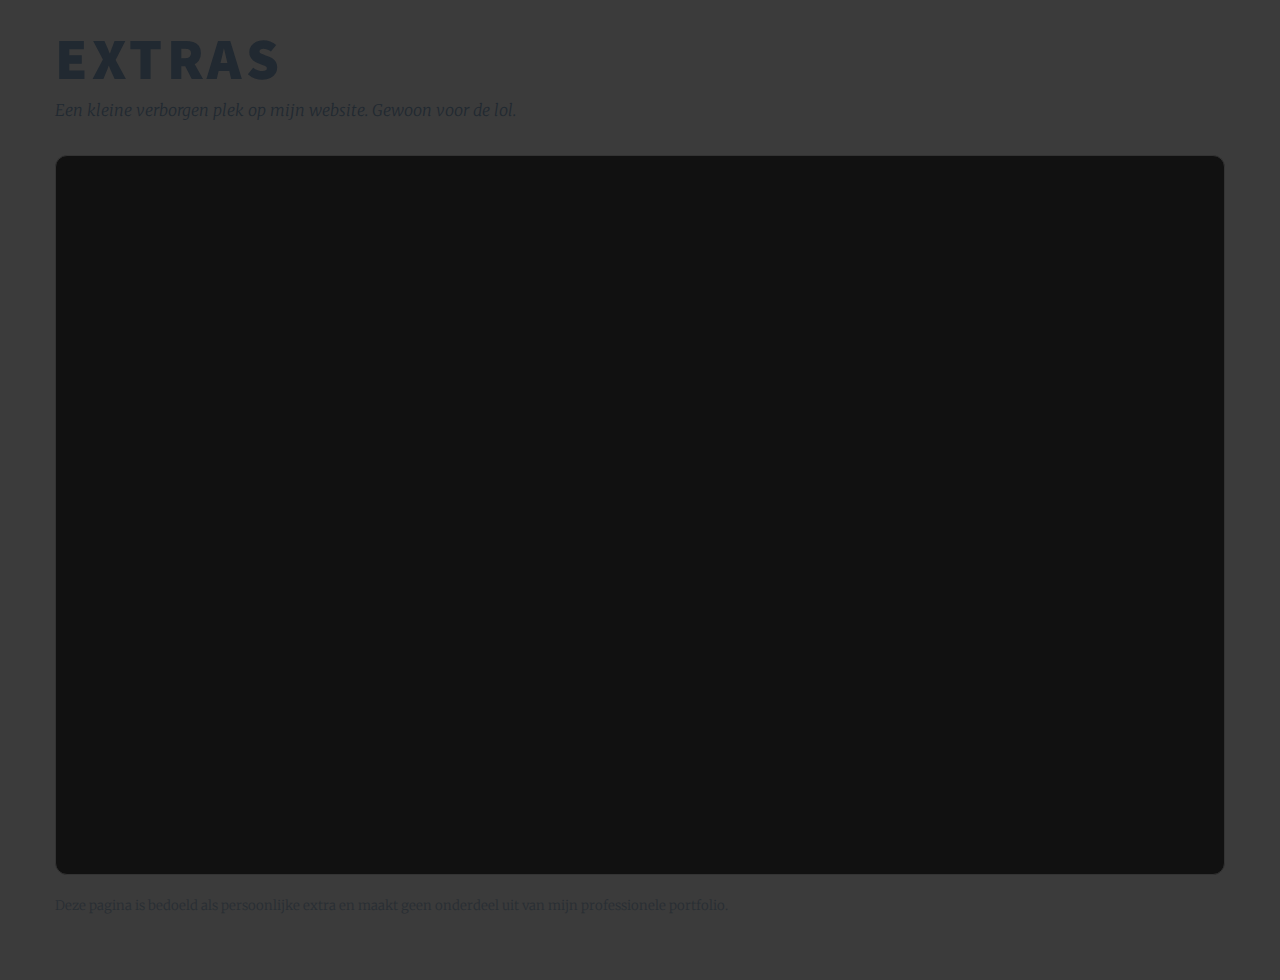
<file: extra.html>
<!DOCTYPE html>
<html lang="nl">
<head>
  <meta charset="UTF-8" />
  <title>Extras</title>
  <meta name="viewport" content="width=device-width, initial-scale=1.0" />

  <!-- Jouw normale CSS -->
  <link rel="stylesheet" href="/assets/css/main.css" />
  <link rel="stylesheet" href="/assets/css/colors.css" />

  <style>
    .games-container {
      max-width: 1200px;
      margin: 0 auto;
      padding: 2rem 1rem;
    }

    .games-header {
      margin-bottom: 1.5rem;
    }

    .games-header h1 {
      margin-bottom: 0.5rem;
    }

    .games-frame-wrapper {
      position: relative;
      width: 100%;
      height: 80vh;
      border-radius: 12px;
      overflow: hidden;
      border: 1px solid var(--border-color, #333);
      background: var(--bg-secondary, #111);
    }

    .games-frame-wrapper iframe {
      width: 100%;
      height: 100%;
      border: none;
    }

    .games-note {
      margin-top: 1rem;
      font-size: 0.9rem;
      opacity: 0.7;
    }
  </style>
</head>
<body>

  <main class="games-container">
    <header class="games-header">
      <h1>Extras</h1>
      <p>Een kleine verborgen plek op mijn website. Gewoon voor de lol.</p>
    </header>

    <section class="games-frame-wrapper">
      <iframe 
        src="https://rubenpotkamp.github.io/Offline-HTML-Games-Pack/single-file.html"
        loading="lazy"
        title="Offline HTML Games">
      </iframe>
    </section>

    <p class="games-note">
      Deze pagina is bedoeld als persoonlijke extra en maakt geen onderdeel uit van mijn professionele portfolio.
    </p>
  </main>

</body>
</html>
</file>
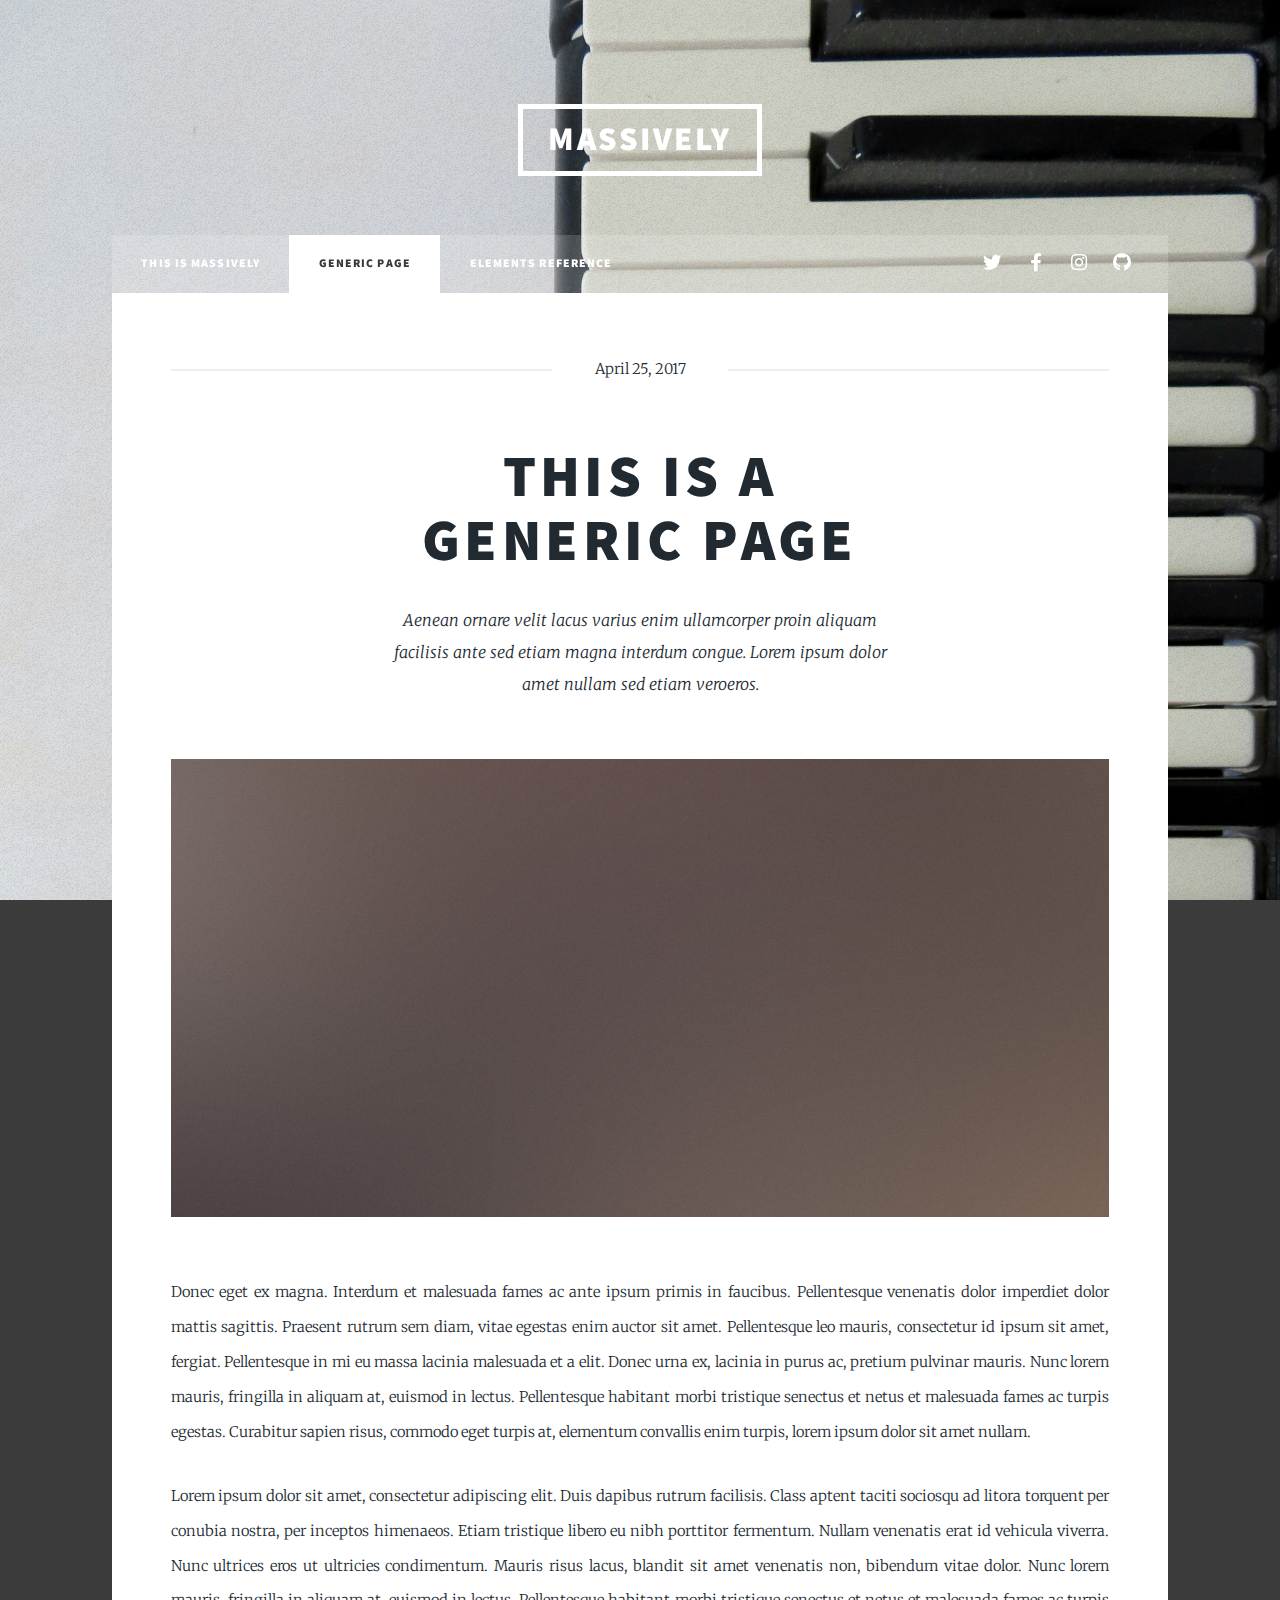
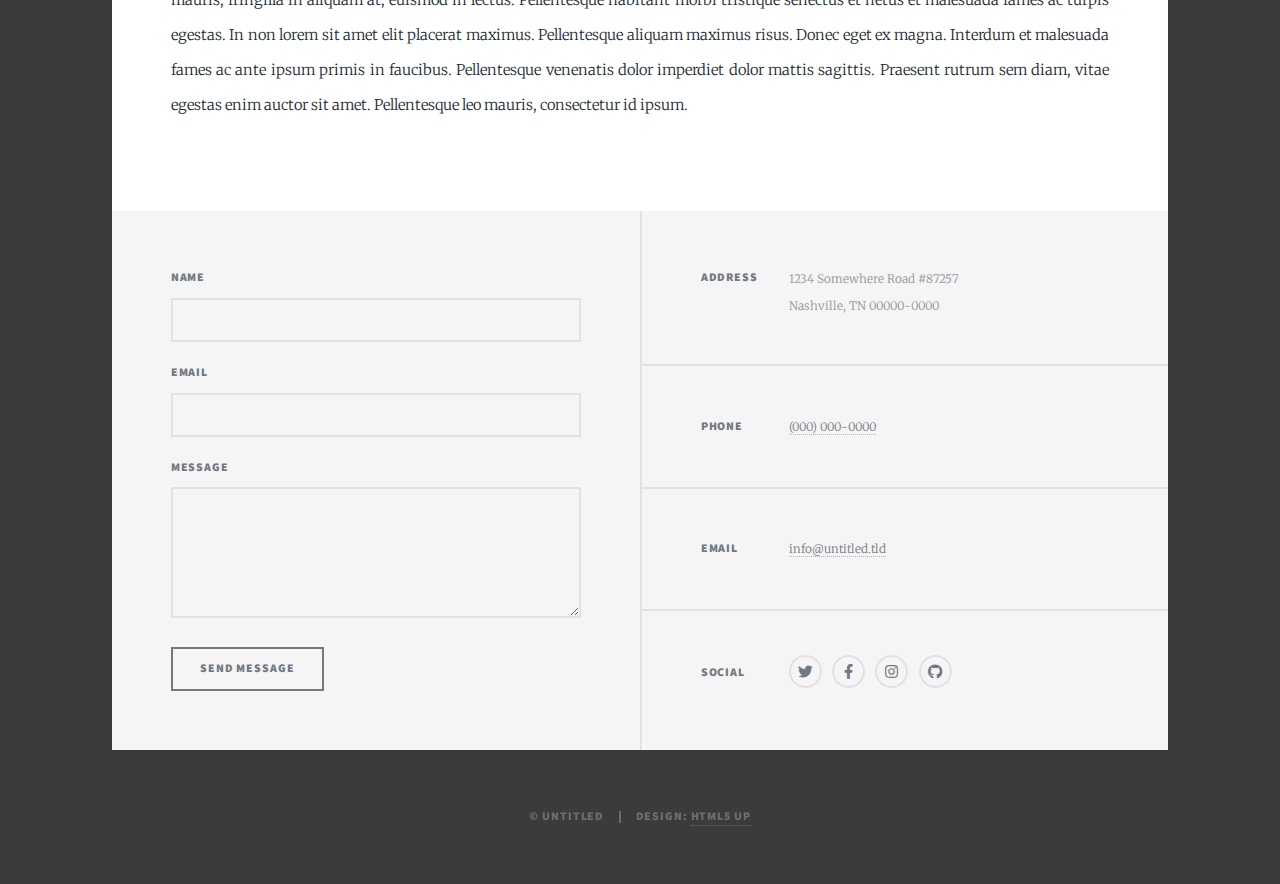
<file: generic.html>
<!DOCTYPE HTML>
<!--
	Massively by HTML5 UP
	html5up.net | @ajlkn
	Free for personal and commercial use under the CCA 3.0 license (html5up.net/license)
-->
<html>
	<head>
		<title>Generic Page - Massively by HTML5 UP</title>
		<meta charset="utf-8" />
		<meta name="viewport" content="width=device-width, initial-scale=1, user-scalable=no" />
		<link rel="stylesheet" href="assets/css/main.css" />
		<noscript><link rel="stylesheet" href="assets/css/noscript.css" /></noscript>
	</head>
	<body class="is-preload">

		<!-- Wrapper -->
			<div id="wrapper">

				<!-- Header -->
					<header id="header">
						<a href="index.html" class="logo">Massively</a>
					</header>

				<!-- Nav -->
					<nav id="nav">
						<ul class="links">
							<li><a href="index.html">This is Massively</a></li>
							<li class="active"><a href="generic.html">Generic Page</a></li>
							<li><a href="elements.html">Elements Reference</a></li>
						</ul>
						<ul class="icons">
							<li><a href="#" class="icon brands fa-twitter"><span class="label">Twitter</span></a></li>
							<li><a href="#" class="icon brands fa-facebook-f"><span class="label">Facebook</span></a></li>
							<li><a href="#" class="icon brands fa-instagram"><span class="label">Instagram</span></a></li>
							<li><a href="#" class="icon brands fa-github"><span class="label">GitHub</span></a></li>
						</ul>
					</nav>

				<!-- Main -->
					<div id="main">

						<!-- Post -->
							<section class="post">
								<header class="major">
									<span class="date">April 25, 2017</span>
									<h1>This is a<br />
									Generic Page</h1>
									<p>Aenean ornare velit lacus varius enim ullamcorper proin aliquam<br />
									facilisis ante sed etiam magna interdum congue. Lorem ipsum dolor<br />
									amet nullam sed etiam veroeros.</p>
								</header>
								<div class="image main"><img src="images/pic01.jpg" alt="" /></div>
								<p>Donec eget ex magna. Interdum et malesuada fames ac ante ipsum primis in faucibus. Pellentesque venenatis dolor imperdiet dolor mattis sagittis. Praesent rutrum sem diam, vitae egestas enim auctor sit amet. Pellentesque leo mauris, consectetur id ipsum sit amet, fergiat. Pellentesque in mi eu massa lacinia malesuada et a elit. Donec urna ex, lacinia in purus ac, pretium pulvinar mauris. Nunc lorem mauris, fringilla in aliquam at, euismod in lectus. Pellentesque habitant morbi tristique senectus et netus et malesuada fames ac turpis egestas. Curabitur sapien risus, commodo eget turpis at, elementum convallis enim turpis, lorem ipsum dolor sit amet nullam.</p>
								<p>Lorem ipsum dolor sit amet, consectetur adipiscing elit. Duis dapibus rutrum facilisis. Class aptent taciti sociosqu ad litora torquent per conubia nostra, per inceptos himenaeos. Etiam tristique libero eu nibh porttitor fermentum. Nullam venenatis erat id vehicula viverra. Nunc ultrices eros ut ultricies condimentum. Mauris risus lacus, blandit sit amet venenatis non, bibendum vitae dolor. Nunc lorem mauris, fringilla in aliquam at, euismod in lectus. Pellentesque habitant morbi tristique senectus et netus et malesuada fames ac turpis egestas. In non lorem sit amet elit placerat maximus. Pellentesque aliquam maximus risus. Donec eget ex magna. Interdum et malesuada fames ac ante ipsum primis in faucibus. Pellentesque venenatis dolor imperdiet dolor mattis sagittis. Praesent rutrum sem diam, vitae egestas enim auctor sit amet. Pellentesque leo mauris, consectetur id ipsum.</p>
							</section>

					</div>

				<!-- Footer -->
					<footer id="footer">
						<section>
							<form method="post" action="#">
								<div class="fields">
									<div class="field">
										<label for="name">Name</label>
										<input type="text" name="name" id="name" />
									</div>
									<div class="field">
										<label for="email">Email</label>
										<input type="text" name="email" id="email" />
									</div>
									<div class="field">
										<label for="message">Message</label>
										<textarea name="message" id="message" rows="3"></textarea>
									</div>
								</div>
								<ul class="actions">
									<li><input type="submit" value="Send Message" /></li>
								</ul>
							</form>
						</section>
						<section class="split contact">
							<section class="alt">
								<h3>Address</h3>
								<p>1234 Somewhere Road #87257<br />
								Nashville, TN 00000-0000</p>
							</section>
							<section>
								<h3>Phone</h3>
								<p><a href="#">(000) 000-0000</a></p>
							</section>
							<section>
								<h3>Email</h3>
								<p><a href="#">info@untitled.tld</a></p>
							</section>
							<section>
								<h3>Social</h3>
								<ul class="icons alt">
									<li><a href="#" class="icon brands alt fa-twitter"><span class="label">Twitter</span></a></li>
									<li><a href="#" class="icon brands alt fa-facebook-f"><span class="label">Facebook</span></a></li>
									<li><a href="#" class="icon brands alt fa-instagram"><span class="label">Instagram</span></a></li>
									<li><a href="#" class="icon brands alt fa-github"><span class="label">GitHub</span></a></li>
								</ul>
							</section>
						</section>
					</footer>

				<!-- Copyright -->
					<div id="copyright">
						<ul><li>&copy; Untitled</li><li>Design: <a href="https://html5up.net">HTML5 UP</a></li></ul>
					</div>

			</div>

		<!-- Scripts -->
			<script src="assets/js/jquery.min.js"></script>
			<script src="assets/js/jquery.scrollex.min.js"></script>
			<script src="assets/js/jquery.scrolly.min.js"></script>
			<script src="assets/js/browser.min.js"></script>
			<script src="assets/js/breakpoints.min.js"></script>
			<script src="assets/js/util.js"></script>
			<script src="assets/js/main.js"></script>

	</body>
</html>
</file>
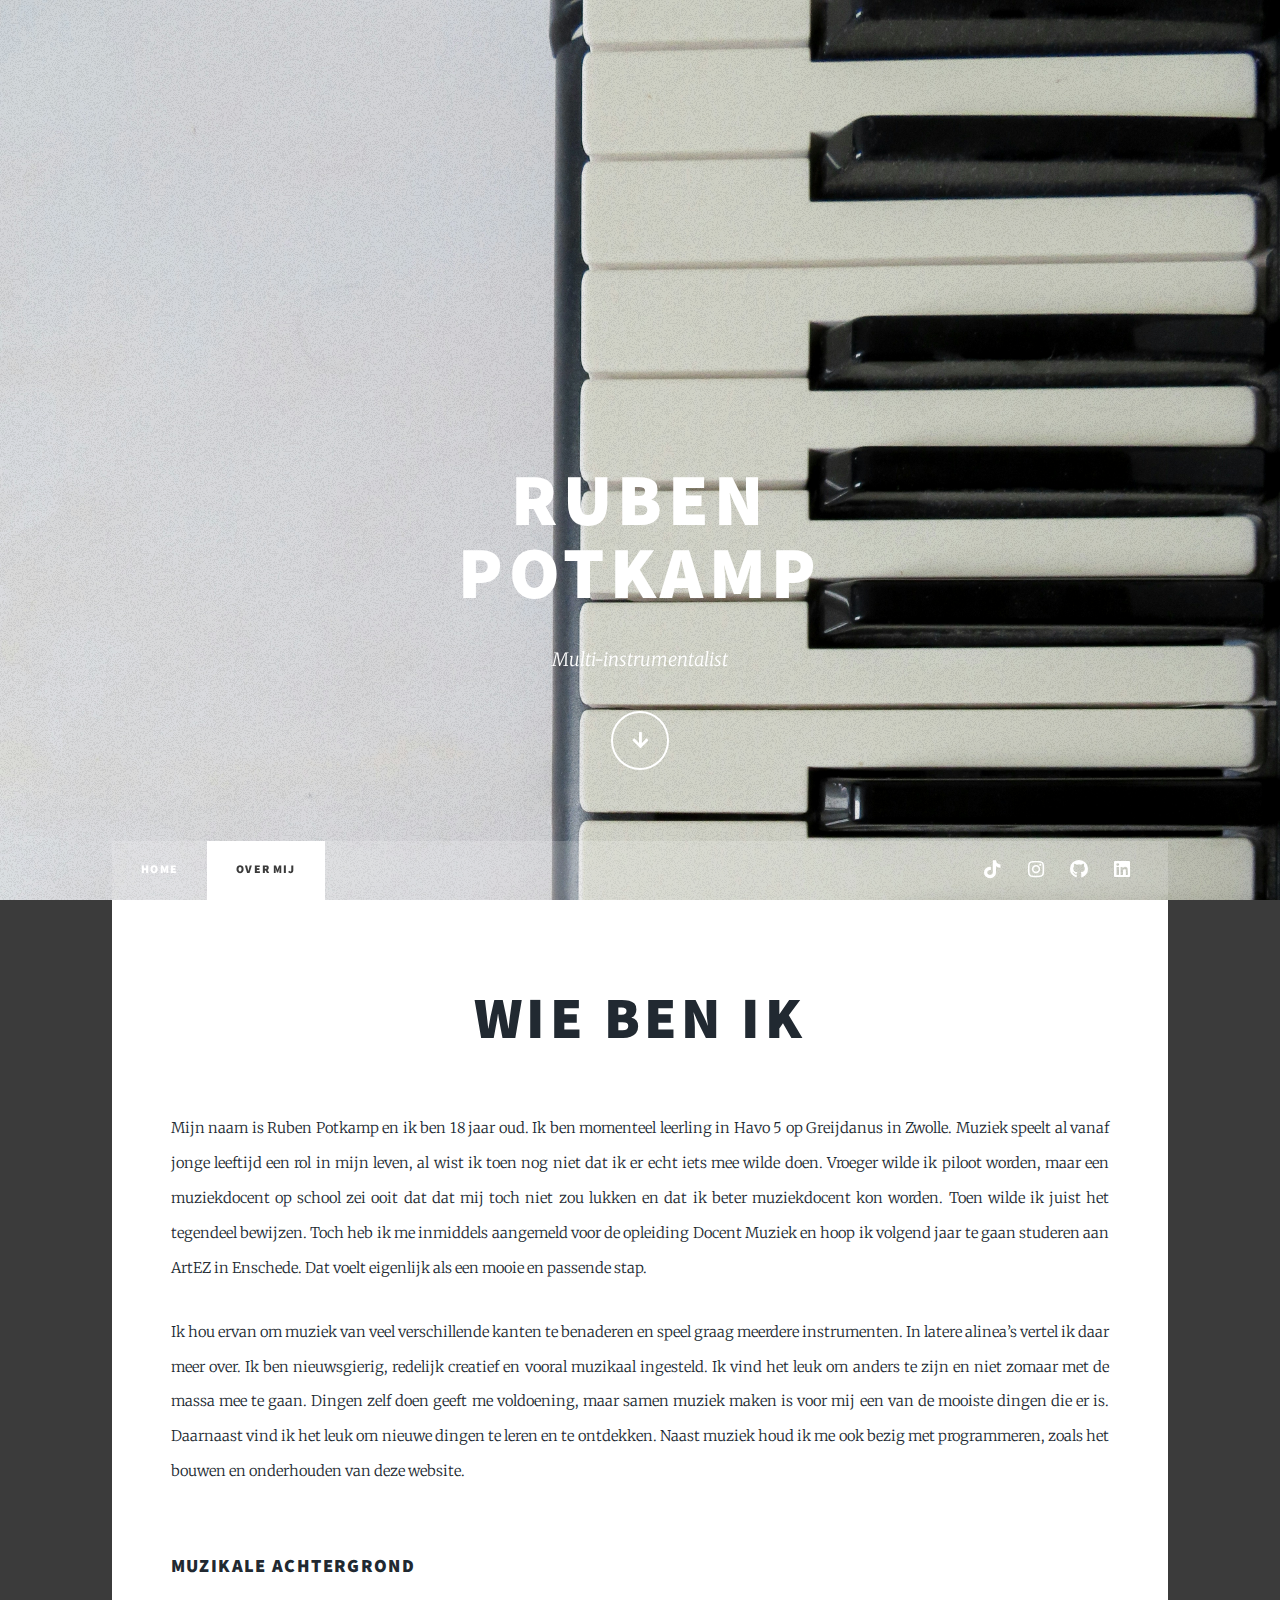
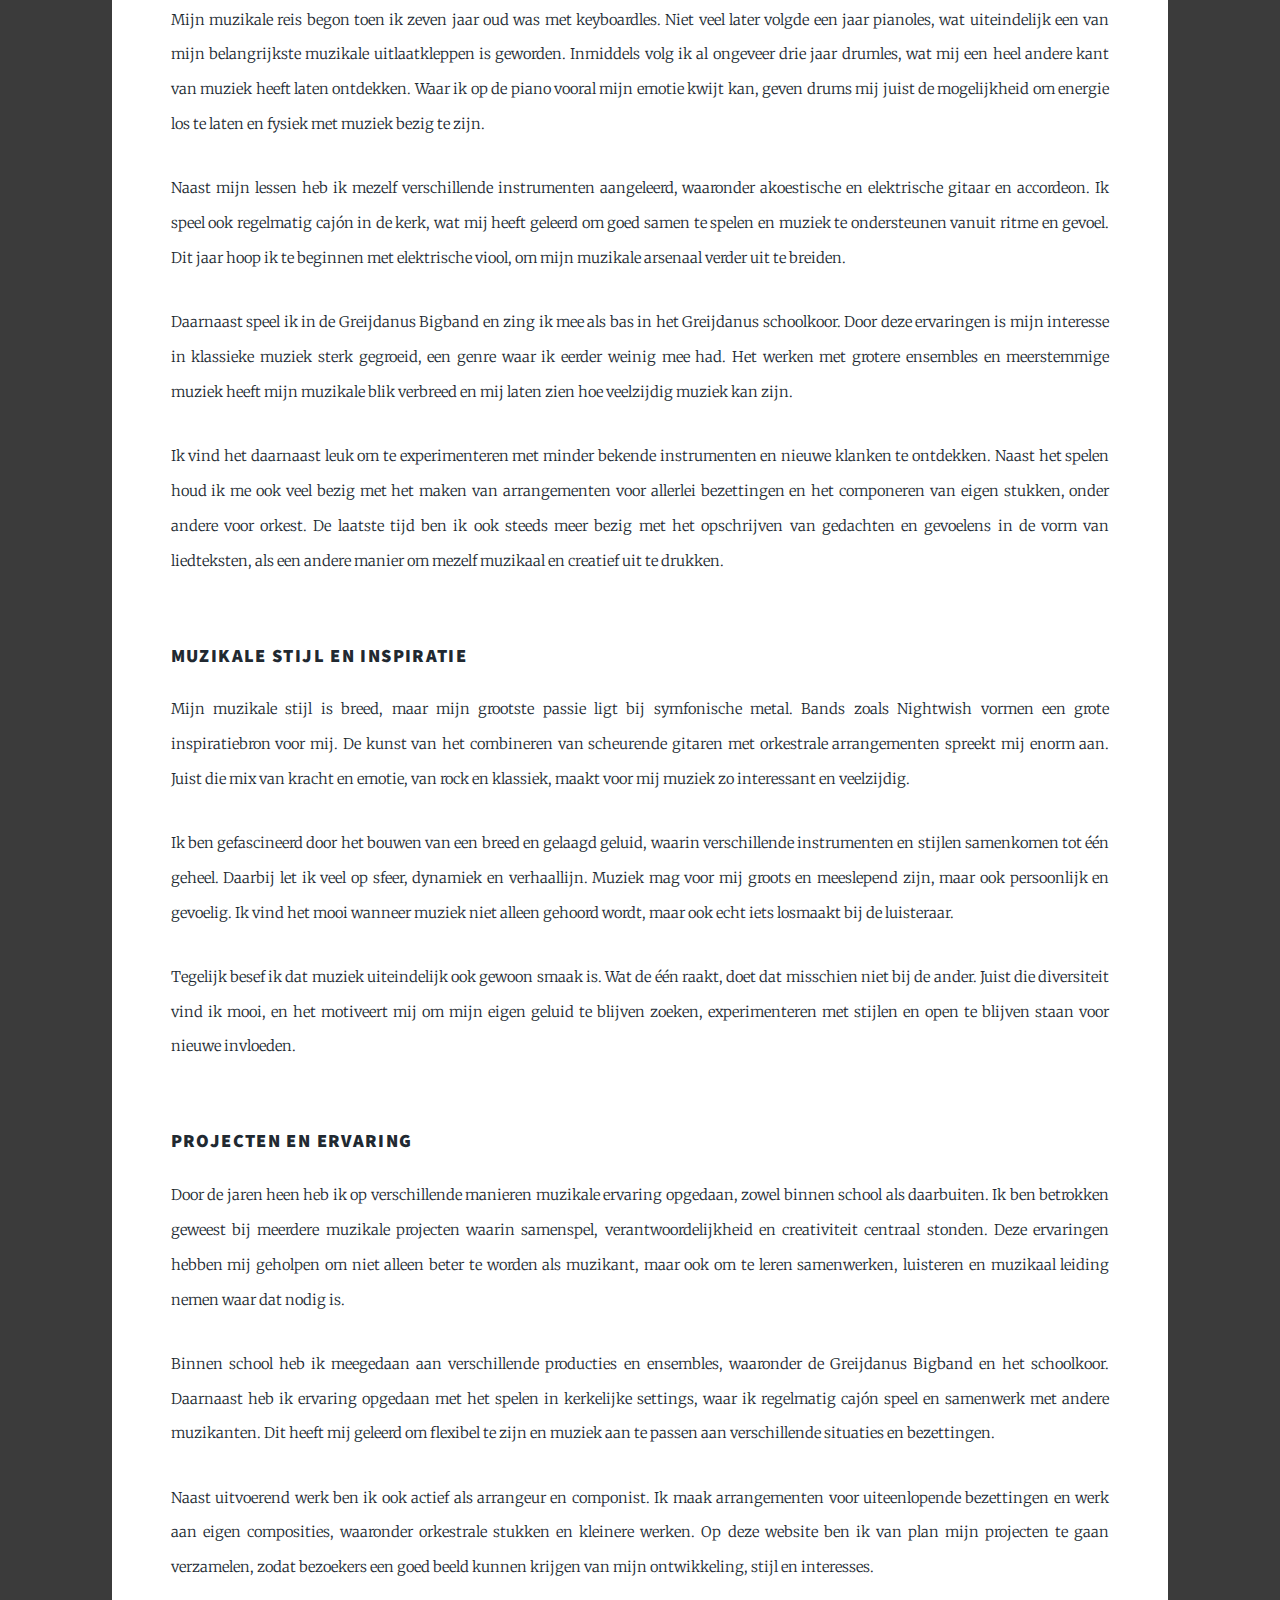
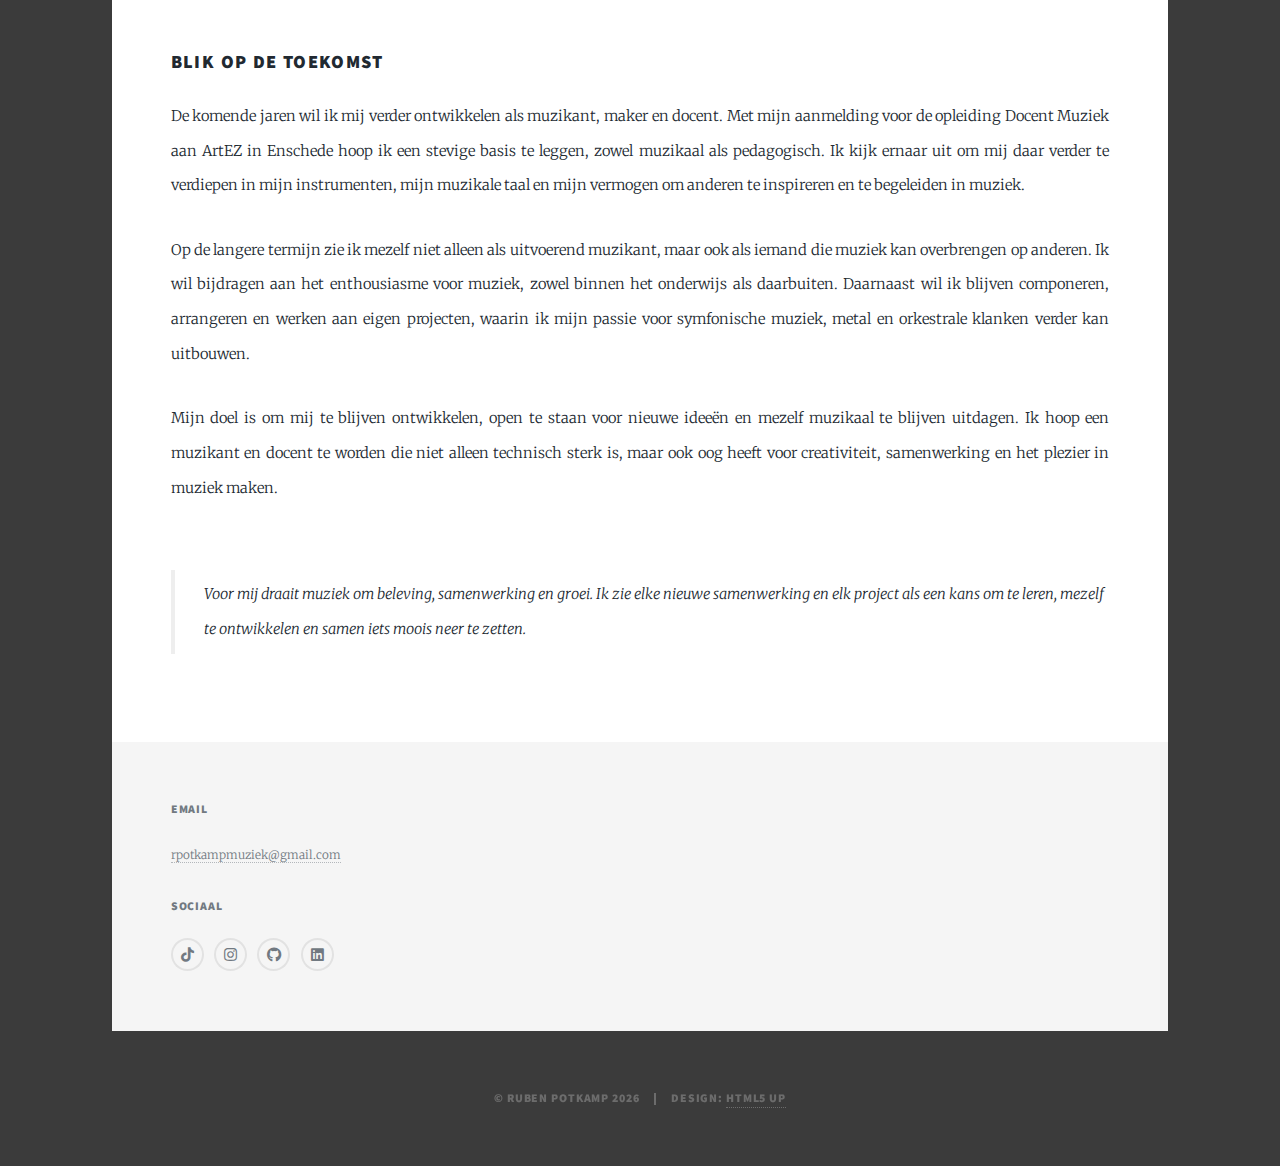
<file: overmij.html>
<!DOCTYPE HTML>
<!--
	Massively by HTML5 UP
	html5up.net | @ajlkn
	Free for personal and commercial use under the CCA 3.0 license (html5up.net/license)
-->
<html>
	<head>
		<title>Ruben Potkamp | Muzikant</title>
		<meta charset="utf-8" />
		<meta name="viewport" content="width=device-width, initial-scale=1, user-scalable=no" />
		<link rel="stylesheet" href="assets/css/main.css" />
		<link rel="icon" type="image/x-icon" href="/images/favicon.ico">
		<noscript><link rel="stylesheet" href="assets/css/noscript.css" /></noscript>
	</head>
	<body class="is-preload">

		<!-- Wrapper -->
			<div id="wrapper" class="fade-in">

				<!-- Intro -->
					<div id="intro">
						<h1>Ruben<br />
						Potkamp</h1>
						<p>Multi-instrumentalist</p>
						<ul class="actions">
							<li><a href="#header" class="button icon solid solo fa-arrow-down scrolly">Ga verder</a></li>
						</ul>
					</div>

				<!-- Header -->
					<header id="header">
						<a href="index.html" class="logo">Ruben Potkamp</a>
					</header>

				<!-- Nav -->
					<nav id="nav">
						<ul class="links">
							<li><a href="index.html">Home</a></li>
							<li class="active"><a href="overmij.html">Over mij</a></li>
							<!--<li><a href="artikelen/index.html">Artikelen</a></li>
							<li><a href="bladmuziek/">Bladmuziek</a></li>
							<li><a href="contact.html">Contact</a></li>-->
						</ul>
						<ul class="icons">
							<li><a href="https://www.tiktok.com/@rpotkamp/" target="_blank" class="icon brands fa-tiktok"><span class="label">TikTok</span></a></li>
							<li><a href="https://www.instagram.com/potkampruben/" target="_blank" class="icon brands fa-instagram"><span class="label">Instagram</span></a></li>
							<li><a href="https://github.com/rubenpotkamp" target="_blank" class="icon brands fa-github"><span class="label">GitHub</span></a></li>
							<li><a href="https://nl.linkedin.com/in/ruben-potkamp-560990225" target="_blank" class="icon brands fa-linkedin"><span class="label">LinkedIn</span></a></li>
						</ul>
					</nav>

				<!-- Main -->
					<div id="main">

						<!-- Post -->
							<section class="post">
								<header class="major">
									<h1>Wie ben ik</h1>
								</header>
								<p> Mijn naam is Ruben Potkamp en ik ben <span id="age"></span> jaar oud. Ik ben momenteel leerling in Havo 5 op Greijdanus in Zwolle. Muziek speelt al vanaf jonge leeftijd een rol in mijn leven, al wist ik toen nog niet dat ik er echt iets mee wilde doen. Vroeger wilde ik piloot worden, maar een muziekdocent op school zei ooit dat dat mij toch niet zou lukken en dat ik beter muziekdocent kon worden. Toen wilde ik juist het tegendeel bewijzen. Toch heb ik me inmiddels aangemeld voor de opleiding Docent Muziek en hoop ik volgend jaar te gaan studeren aan ArtEZ in Enschede. Dat voelt eigenlijk als een mooie en passende stap.</p>
								<p>Ik hou ervan om muziek van veel verschillende kanten te benaderen en speel graag meerdere instrumenten. In latere alinea’s vertel ik daar meer over. Ik ben nieuwsgierig, redelijk creatief en vooral muzikaal ingesteld. Ik vind het leuk om anders te zijn en niet zomaar met de massa mee te gaan. Dingen zelf doen geeft me voldoening, maar samen muziek maken is voor mij een van de mooiste dingen die er is. Daarnaast vind ik het leuk om nieuwe dingen te leren en te ontdekken. Naast muziek houd ik me ook bezig met programmeren, zoals het bouwen en onderhouden van deze website.</p>
								<br>
								<h3>Muzikale achtergrond</h3>
								<p>Mijn muzikale reis begon toen ik zeven jaar oud was met keyboardles. Niet veel later volgde een jaar pianoles, wat uiteindelijk een van mijn belangrijkste muzikale uitlaatkleppen is geworden. Inmiddels volg ik al ongeveer drie jaar drumles, wat mij een heel andere kant van muziek heeft laten ontdekken. Waar ik op de piano vooral mijn emotie kwijt kan, geven drums mij juist de mogelijkheid om energie los te laten en fysiek met muziek bezig te zijn.</p>
								<p>Naast mijn lessen heb ik mezelf verschillende instrumenten aangeleerd, waaronder akoestische en elektrische gitaar en accordeon. Ik speel ook regelmatig cajón in de kerk, wat mij heeft geleerd om goed samen te spelen en muziek te ondersteunen vanuit ritme en gevoel. Dit jaar hoop ik te beginnen met elektrische viool, om mijn muzikale arsenaal verder uit te breiden.</p>
								<p>Daarnaast speel ik in de Greijdanus Bigband en zing ik mee als bas in het Greijdanus schoolkoor. Door deze ervaringen is mijn interesse in klassieke muziek sterk gegroeid, een genre waar ik eerder weinig mee had. Het werken met grotere ensembles en meerstemmige muziek heeft mijn muzikale blik verbreed en mij laten zien hoe veelzijdig muziek kan zijn.</p>
								<p>Ik vind het daarnaast leuk om te experimenteren met minder bekende instrumenten en nieuwe klanken te ontdekken. Naast het spelen houd ik me ook veel bezig met het maken van arrangementen voor allerlei bezettingen en het componeren van eigen stukken, onder andere voor orkest. De laatste tijd ben ik ook steeds meer bezig met het opschrijven van gedachten en gevoelens in de vorm van liedteksten, als een andere manier om mezelf muzikaal en creatief uit te drukken.</p>
								<br>
								<h3>Muzikale stijl en inspiratie</h3>
								<p>Mijn muzikale stijl is breed, maar mijn grootste passie ligt bij symfonische metal. Bands zoals Nightwish vormen een grote inspiratiebron voor mij. De kunst van het combineren van scheurende gitaren met orkestrale arrangementen spreekt mij enorm aan. Juist die mix van kracht en emotie, van rock en klassiek, maakt voor mij muziek zo interessant en veelzijdig.</p>
								<p>Ik ben gefascineerd door het bouwen van een breed en gelaagd geluid, waarin verschillende instrumenten en stijlen samenkomen tot één geheel. Daarbij let ik veel op sfeer, dynamiek en verhaallijn. Muziek mag voor mij groots en meeslepend zijn, maar ook persoonlijk en gevoelig. Ik vind het mooi wanneer muziek niet alleen gehoord wordt, maar ook echt iets losmaakt bij de luisteraar.</p>
								<p>Tegelijk besef ik dat muziek uiteindelijk ook gewoon smaak is. Wat de één raakt, doet dat misschien niet bij de ander. Juist die diversiteit vind ik mooi, en het motiveert mij om mijn eigen geluid te blijven zoeken, experimenteren met stijlen en open te blijven staan voor nieuwe invloeden.</p>
								<br>
								<h3>Projecten en ervaring</h3>
								<p>Door de jaren heen heb ik op verschillende manieren muzikale ervaring opgedaan, zowel binnen school als daarbuiten. Ik ben betrokken geweest bij meerdere muzikale projecten waarin samenspel, verantwoordelijkheid en creativiteit centraal stonden. Deze ervaringen hebben mij geholpen om niet alleen beter te worden als muzikant, maar ook om te leren samenwerken, luisteren en muzikaal leiding nemen waar dat nodig is.</p>
								<p>Binnen school heb ik meegedaan aan verschillende producties en ensembles, waaronder de Greijdanus Bigband en het schoolkoor. Daarnaast heb ik ervaring opgedaan met het spelen in kerkelijke settings, waar ik regelmatig cajón speel en samenwerk met andere muzikanten. Dit heeft mij geleerd om flexibel te zijn en muziek aan te passen aan verschillende situaties en bezettingen.</p>
								<p>Naast uitvoerend werk ben ik ook actief als arrangeur en componist. Ik maak arrangementen voor uiteenlopende bezettingen en werk aan eigen composities, waaronder orkestrale stukken en kleinere werken. Op deze website ben ik van plan mijn projecten te gaan verzamelen, zodat bezoekers een goed beeld kunnen krijgen van mijn ontwikkeling, stijl en interesses.</p>
								<br>
								<h3>Blik op de toekomst</h3>
								<p>De komende jaren wil ik mij verder ontwikkelen als muzikant, maker en docent. Met mijn aanmelding voor de opleiding Docent Muziek aan ArtEZ in Enschede hoop ik een stevige basis te leggen, zowel muzikaal als pedagogisch. Ik kijk ernaar uit om mij daar verder te verdiepen in mijn instrumenten, mijn muzikale taal en mijn vermogen om anderen te inspireren en te begeleiden in muziek.</p>
								<p>Op de langere termijn zie ik mezelf niet alleen als uitvoerend muzikant, maar ook als iemand die muziek kan overbrengen op anderen. Ik wil bijdragen aan het enthousiasme voor muziek, zowel binnen het onderwijs als daarbuiten. Daarnaast wil ik blijven componeren, arrangeren en werken aan eigen projecten, waarin ik mijn passie voor symfonische muziek, metal en orkestrale klanken verder kan uitbouwen.</p>
								<p>Mijn doel is om mij te blijven ontwikkelen, open te staan voor nieuwe ideeën en mezelf muzikaal te blijven uitdagen. Ik hoop een muzikant en docent te worden die niet alleen technisch sterk is, maar ook oog heeft voor creativiteit, samenwerking en het plezier in muziek maken.</p>
								<br>
								<blockquote>Voor mij draait muziek om beleving, samenwerking en groei. Ik zie elke nieuwe samenwerking en elk project als een kans om te leren, mezelf te ontwikkelen en samen iets moois neer te zetten.</blockquote>
							</section>

					</div>
				<!-- Footer -->
					<footer id="footer">
						<section>
							<section>
								<h3>Email</h3>
								<p><a href="mailto:rpotkampmuziek@gmail.com" target="_blank">rpotkampmuziek@gmail.com</a></p>
							</section>
							<section>
								<h3>Sociaal</h3>
									<ul class="icons alt">
										<li><a href="https://www.tiktok.com/@rpotkamp/" target="_blank" class="icon brands fa-tiktok"><span class="label">TikTok</span></a></li>
										<li><a href="https://www.instagram.com/potkampruben/" target="_blank" class="icon brands fa-instagram"><span class="label">Instagram</span></a></li>
										<li><a href="https://github.com/rubenpotkamp" target="_blank" class="icon brands fa-github"><span class="label">GitHub</span></a></li>
										<li><a href="https://nl.linkedin.com/in/ruben-potkamp-560990225" target="_blank" class="icon brands fa-linkedin"><span class="label">LinkedIn</span></a></li>
									</ul>
							</section>
						</section>
					</footer>

				<!-- Copyright -->
					<div id="copyright">
						<ul><li>&copy; Ruben Potkamp <script>document.write(new Date().getFullYear())</script></li><li>Design: <a href="https://html5up.net">HTML5 UP</a></li></ul>
					</div>

			</div>

		<!-- Scripts -->
			<script src="assets/js/jquery.min.js"></script>
			<script src="assets/js/jquery.scrollex.min.js"></script>
			<script src="assets/js/jquery.scrolly.min.js"></script>
			<script src="assets/js/browser.min.js"></script>
			<script src="assets/js/breakpoints.min.js"></script>
			<script src="assets/js/util.js"></script>
			<script src="assets/js/main.js"></script>
			<script>
				const birthDate = new Date(2008, 4, 30); 
				const today = new Date();

				let age = today.getFullYear() - birthDate.getFullYear();
				const m = today.getMonth() - birthDate.getMonth();
				if (m < 0 || (m === 0 && today.getDate() < birthDate.getDate())) {
					age--;
				}

				document.getElementById("age").textContent = age;
			</script>


	</body>
</html>
</file>
<file: assets/css/colors.css>
:root {
  --bg1: #3b3b3b;
  --text: #111111;
  --subtext: #555555;

  --accent: #2e3a8c;
  --accent-soft: #346dc2;

  --card: #f5f5f5;
  --border: #dddddd;
}
</file>
<file: assets/css/main.css>
@import url(fontawesome-all.min.css);
@import url("https://fonts.googleapis.com/css?family=Merriweather:300,700,300italic,700italic|Source+Sans+Pro:900");
@import url("colors.css");

html, body, div, span, applet, object,
iframe, h1, h2, h3, h4, h5, h6, p, blockquote,
pre, a, abbr, acronym, address, big, cite,
code, del, dfn, em, img, ins, kbd, q, s, samp,
small, strike, strong, sub, sup, tt, var, b,
u, i, center, dl, dt, dd, ol, ul, li, fieldset,
form, label, legend, table, caption, tbody,
tfoot, thead, tr, th, td, article, aside,
canvas, details, embed, figure, figcaption,
footer, header, hgroup, menu, nav, output, ruby,
section, summary, time, mark, audio, video {
	margin: 0;
	padding: 0;
	border: 0;
	font-size: 100%;
	font: inherit;
	vertical-align: baseline;}

article, aside, details, figcaption, figure,
footer, header, hgroup, menu, nav, section {
	display: block;}

body {
	line-height: 1;
}

ol, ul {
	list-style: none;
}

blockquote, q {
	quotes: none;
}

	blockquote:before, blockquote:after, q:before, q:after {
		content: '';
		content: none;
	}

table {
	border-collapse: collapse;
	border-spacing: 0;
}

body {
	-webkit-text-size-adjust: none;
}

mark {
	background-color: transparent;
	color: inherit;
}

input::-moz-focus-inner {
	border: 0;
	padding: 0;
}

input, select, textarea {
	-moz-appearance: none;
	-webkit-appearance: none;
	-ms-appearance: none;
	appearance: none;
}

/* Basic */

	@-ms-viewport {
		width: device-width;
	}

	body {
		-ms-overflow-style: scrollbar;
	}

	@media screen and (max-width: 480px) {

		html, body {
			min-width: 320px;
		}

	}

	html {
		box-sizing: border-box;
	}

	*, *:before, *:after {
		box-sizing: inherit;
	}

	body {
		background-color: var(--bg1);
	}

		body.is-preload *, body.is-preload *:before, body.is-preload *:after {
			-moz-animation: none !important;
			-webkit-animation: none !important;
			-ms-animation: none !important;
			animation: none !important;
			-moz-transition: none !important;
			-webkit-transition: none !important;
			-ms-transition: none !important;
			transition: none !important;
		}

/* Type */

	html {
		font-size: 16pt;
	}

		@media screen and (max-width: 1680px) {

			html {
				font-size: 12pt;
			}

		}

		@media screen and (max-width: 1280px) {

			html {
				font-size: 11pt;
			}

		}

		@media screen and (max-width: 360px) {

			html {
				font-size: 10pt;
			}

		}

	body {
		color: #212931;
	}

	body, input, select, textarea {
		font-family: "Merriweather", Georgia, serif;
		font-weight: 300;
		font-size: 1rem;
		line-height: 2.375;
	}

	a {
		-moz-transition: color 0.2s ease-in-out, background-color 0.2s ease-in-out, border-color 0.2s ease-in-out, box-shadow 0.2s ease-in-out;
		-webkit-transition: color 0.2s ease-in-out, background-color 0.2s ease-in-out, border-color 0.2s ease-in-out, box-shadow 0.2s ease-in-out;
		-ms-transition: color 0.2s ease-in-out, background-color 0.2s ease-in-out, border-color 0.2s ease-in-out, box-shadow 0.2s ease-in-out;
		transition: color 0.2s ease-in-out, background-color 0.2s ease-in-out, border-color 0.2s ease-in-out, box-shadow 0.2s ease-in-out;
		border-bottom: dotted 1px;
		text-decoration: none;
	}

		a:hover {
			border-bottom-color: transparent;
		}

	strong, b {
		font-weight: 600;
	}

	em, i {
		font-style: italic;
	}

	p {
		text-align: justify;
		margin: 0 0 2rem 0;
	}

	h1, h2, h3, h4, h5, h6 {
		font-family: "Source Sans Pro", Helvetica, sans-serif;
		font-weight: 900;
		line-height: 1.5;
		letter-spacing: 0.075em;
		text-transform: uppercase;
		margin: 0 0 1rem 0;
	}

		h1 a, h2 a, h3 a, h4 a, h5 a, h6 a {
			border-bottom: 0;
			color: inherit;
			text-decoration: none;
		}

	h1 {
		font-size: 4rem;
		line-height: 1.1;
		margin: 0 0 2rem 0;
	}

	h2 {
		font-size: 1.75rem;
		line-height: 1.3;
		margin: 0 0 1.5rem 0;
	}

	h3 {
		font-size: 1.25rem;
		margin: 0 0 1.5rem 0;
	}

	h4 {
		font-size: 1rem;
	}

	h5 {
		font-size: 0.9rem;
	}

	h6 {
		font-size: 0.8rem;
	}

	sub {
		font-size: 0.8rem;
		position: relative;
		top: 0.5rem;
	}

	sup {
		font-size: 0.8rem;
		position: relative;
		top: -0.5rem;
	}

	blockquote {
		border-left: solid 4px;
		font-style: italic;
		margin: 0 0 2rem 0;
		padding: 0.5rem 0 0.5rem 2rem;
	}

	code {
		border: solid 2px;
		font-family: "Courier New", monospace;
		font-size: 0.9rem;
		margin: 0 0.25rem;
		padding: 0.25rem 0.65rem;
	}

	pre {
		-webkit-overflow-scrolling: touch;
		font-family: "Courier New", monospace;
		font-size: 0.9rem;
		margin: 0 0 2rem 0;
	}

		pre code {
			display: block;
			line-height: 1.75;
			padding: 1rem 1.5rem;
			overflow-x: auto;
		}

	hr {
		border: 0;
		border-bottom: solid 2px;
		margin: 3rem 0;
	}

		hr.major {
			margin: 5rem 0;
		}

	.align-left {
		text-align: left;
	}

	.align-center {
		text-align: center;
	}

	.align-right {
		text-align: right;
	}

	input, select, textarea {
		color: #212931;
	}

	a {
		color: #212931;
		border-bottom-color: var(--bg1);
	}

		a:hover {
			border-bottom-color: transparent;
			color: var(--accent-soft) !important;
		}

	strong, b {
		color: #212931;
	}

	h1, h2, h3, h4, h5, h6 {
		color: #212931;
	}

	blockquote {
		border-left-color: #eeeeee;
	}

	code {
		background: rgba(220, 220, 220, 0.25);
		border-color: #eeeeee;
	}

	hr {
		border-bottom-color: #eeeeee;
	}

/* Row */

	.row {
		display: flex;
		flex-wrap: wrap;
		box-sizing: border-box;
		align-items: stretch;
	}

		.row > * {
			box-sizing: border-box;
		}

		.row.gtr-uniform > * > :last-child {
			margin-bottom: 0;
		}

		.row.aln-left {
			justify-content: flex-start;
		}

		.row.aln-center {
			justify-content: center;
		}

		.row.aln-right {
			justify-content: flex-end;
		}

		.row.aln-top {
			align-items: flex-start;
		}

		.row.aln-middle {
			align-items: center;
		}

		.row.aln-bottom {
			align-items: flex-end;
		}

		.row > .imp {
			order: -1;
		}

		.row > .col-1 {
			width: 8.33333%;
		}

		.row > .off-1 {
			margin-left: 8.33333%;
		}

		.row > .col-2 {
			width: 16.66667%;
		}

		.row > .off-2 {
			margin-left: 16.66667%;
		}

		.row > .col-3 {
			width: 25%;
		}

		.row > .off-3 {
			margin-left: 25%;
		}

		.row > .col-4 {
			width: 33.33333%;
		}

		.row > .off-4 {
			margin-left: 33.33333%;
		}

		.row > .col-5 {
			width: 41.66667%;
		}

		.row > .off-5 {
			margin-left: 41.66667%;
		}

		.row > .col-6 {
			width: 50%;
		}

		.row > .off-6 {
			margin-left: 50%;
		}

		.row > .col-7 {
			width: 58.33333%;
		}

		.row > .off-7 {
			margin-left: 58.33333%;
		}

		.row > .col-8 {
			width: 66.66667%;
		}

		.row > .off-8 {
			margin-left: 66.66667%;
		}

		.row > .col-9 {
			width: 75%;
		}

		.row > .off-9 {
			margin-left: 75%;
		}

		.row > .col-10 {
			width: 83.33333%;
		}

		.row > .off-10 {
			margin-left: 83.33333%;
		}

		.row > .col-11 {
			width: 91.66667%;
		}

		.row > .off-11 {
			margin-left: 91.66667%;
		}

		.row > .col-12 {
			width: 100%;
		}

		.row > .off-12 {
			margin-left: 100%;
		}

		.row.gtr-0 {
			margin-top: 0;
			margin-left: 0rem;
		}

			.row.gtr-0 > * {
				padding: 0 0 0 0rem;
			}

			.row.gtr-0.gtr-uniform {
				margin-top: 0rem;
			}

				.row.gtr-0.gtr-uniform > * {
					padding-top: 0rem;
				}

		.row.gtr-25 {
			margin-top: 0;
			margin-left: -0.375rem;
		}

			.row.gtr-25 > * {
				padding: 0 0 0 0.375rem;
			}

			.row.gtr-25.gtr-uniform {
				margin-top: -0.375rem;
			}

				.row.gtr-25.gtr-uniform > * {
					padding-top: 0.375rem;
				}

		.row.gtr-50 {
			margin-top: 0;
			margin-left: -0.75rem;
		}

			.row.gtr-50 > * {
				padding: 0 0 0 0.75rem;
			}

			.row.gtr-50.gtr-uniform {
				margin-top: -0.75rem;
			}

				.row.gtr-50.gtr-uniform > * {
					padding-top: 0.75rem;
				}

		.row {
			margin-top: 0;
			margin-left: -1.5rem;
		}

			.row > * {
				padding: 0 0 0 1.5rem;
			}

			.row.gtr-uniform {
				margin-top: -1.5rem;
			}

				.row.gtr-uniform > * {
					padding-top: 1.5rem;
				}

		.row.gtr-150 {
			margin-top: 0;
			margin-left: -2.25rem;
		}

			.row.gtr-150 > * {
				padding: 0 0 0 2.25rem;
			}

			.row.gtr-150.gtr-uniform {
				margin-top: -2.25rem;
			}

				.row.gtr-150.gtr-uniform > * {
					padding-top: 2.25rem;
				}

		.row.gtr-200 {
			margin-top: 0;
			margin-left: -3rem;
		}

			.row.gtr-200 > * {
				padding: 0 0 0 3rem;
			}

			.row.gtr-200.gtr-uniform {
				margin-top: -3rem;
			}

				.row.gtr-200.gtr-uniform > * {
					padding-top: 3rem;
				}

		@media screen and (max-width: 1680px) {

			.row {
				display: flex;
				flex-wrap: wrap;
				box-sizing: border-box;
				align-items: stretch;
			}

				.row > * {
					box-sizing: border-box;
				}

				.row.gtr-uniform > * > :last-child {
					margin-bottom: 0;
				}

				.row.aln-left {
					justify-content: flex-start;
				}

				.row.aln-center {
					justify-content: center;
				}

				.row.aln-right {
					justify-content: flex-end;
				}

				.row.aln-top {
					align-items: flex-start;
				}

				.row.aln-middle {
					align-items: center;
				}

				.row.aln-bottom {
					align-items: flex-end;
				}

				.row > .imp-xlarge {
					order: -1;
				}

				.row > .col-1-xlarge {
					width: 8.33333%;
				}

				.row > .off-1-xlarge {
					margin-left: 8.33333%;
				}

				.row > .col-2-xlarge {
					width: 16.66667%;
				}

				.row > .off-2-xlarge {
					margin-left: 16.66667%;
				}

				.row > .col-3-xlarge {
					width: 25%;
				}

				.row > .off-3-xlarge {
					margin-left: 25%;
				}

				.row > .col-4-xlarge {
					width: 33.33333%;
				}

				.row > .off-4-xlarge {
					margin-left: 33.33333%;
				}

				.row > .col-5-xlarge {
					width: 41.66667%;
				}

				.row > .off-5-xlarge {
					margin-left: 41.66667%;
				}

				.row > .col-6-xlarge {
					width: 50%;
				}

				.row > .off-6-xlarge {
					margin-left: 50%;
				}

				.row > .col-7-xlarge {
					width: 58.33333%;
				}

				.row > .off-7-xlarge {
					margin-left: 58.33333%;
				}

				.row > .col-8-xlarge {
					width: 66.66667%;
				}

				.row > .off-8-xlarge {
					margin-left: 66.66667%;
				}

				.row > .col-9-xlarge {
					width: 75%;
				}

				.row > .off-9-xlarge {
					margin-left: 75%;
				}

				.row > .col-10-xlarge {
					width: 83.33333%;
				}

				.row > .off-10-xlarge {
					margin-left: 83.33333%;
				}

				.row > .col-11-xlarge {
					width: 91.66667%;
				}

				.row > .off-11-xlarge {
					margin-left: 91.66667%;
				}

				.row > .col-12-xlarge {
					width: 100%;
				}

				.row > .off-12-xlarge {
					margin-left: 100%;
				}

				.row.gtr-0 {
					margin-top: 0;
					margin-left: 0rem;
				}

					.row.gtr-0 > * {
						padding: 0 0 0 0rem;
					}

					.row.gtr-0.gtr-uniform {
						margin-top: 0rem;
					}

						.row.gtr-0.gtr-uniform > * {
							padding-top: 0rem;
						}

				.row.gtr-25 {
					margin-top: 0;
					margin-left: -0.375rem;
				}

					.row.gtr-25 > * {
						padding: 0 0 0 0.375rem;
					}

					.row.gtr-25.gtr-uniform {
						margin-top: -0.375rem;
					}

						.row.gtr-25.gtr-uniform > * {
							padding-top: 0.375rem;
						}

				.row.gtr-50 {
					margin-top: 0;
					margin-left: -0.75rem;
				}

					.row.gtr-50 > * {
						padding: 0 0 0 0.75rem;
					}

					.row.gtr-50.gtr-uniform {
						margin-top: -0.75rem;
					}

						.row.gtr-50.gtr-uniform > * {
							padding-top: 0.75rem;
						}

				.row {
					margin-top: 0;
					margin-left: -1.5rem;
				}

					.row > * {
						padding: 0 0 0 1.5rem;
					}

					.row.gtr-uniform {
						margin-top: -1.5rem;
					}

						.row.gtr-uniform > * {
							padding-top: 1.5rem;
						}

				.row.gtr-150 {
					margin-top: 0;
					margin-left: -2.25rem;
				}

					.row.gtr-150 > * {
						padding: 0 0 0 2.25rem;
					}

					.row.gtr-150.gtr-uniform {
						margin-top: -2.25rem;
					}

						.row.gtr-150.gtr-uniform > * {
							padding-top: 2.25rem;
						}

				.row.gtr-200 {
					margin-top: 0;
					margin-left: -3rem;
				}

					.row.gtr-200 > * {
						padding: 0 0 0 3rem;
					}

					.row.gtr-200.gtr-uniform {
						margin-top: -3rem;
					}

						.row.gtr-200.gtr-uniform > * {
							padding-top: 3rem;
						}

		}

		@media screen and (max-width: 1280px) {

			.row {
				display: flex;
				flex-wrap: wrap;
				box-sizing: border-box;
				align-items: stretch;
			}

				.row > * {
					box-sizing: border-box;
				}

				.row.gtr-uniform > * > :last-child {
					margin-bottom: 0;
				}

				.row.aln-left {
					justify-content: flex-start;
				}

				.row.aln-center {
					justify-content: center;
				}

				.row.aln-right {
					justify-content: flex-end;
				}

				.row.aln-top {
					align-items: flex-start;
				}

				.row.aln-middle {
					align-items: center;
				}

				.row.aln-bottom {
					align-items: flex-end;
				}

				.row > .imp-large {
					order: -1;
				}

				.row > .col-1-large {
					width: 8.33333%;
				}

				.row > .off-1-large {
					margin-left: 8.33333%;
				}

				.row > .col-2-large {
					width: 16.66667%;
				}

				.row > .off-2-large {
					margin-left: 16.66667%;
				}

				.row > .col-3-large {
					width: 25%;
				}

				.row > .off-3-large {
					margin-left: 25%;
				}

				.row > .col-4-large {
					width: 33.33333%;
				}

				.row > .off-4-large {
					margin-left: 33.33333%;
				}

				.row > .col-5-large {
					width: 41.66667%;
				}

				.row > .off-5-large {
					margin-left: 41.66667%;
				}

				.row > .col-6-large {
					width: 50%;
				}

				.row > .off-6-large {
					margin-left: 50%;
				}

				.row > .col-7-large {
					width: 58.33333%;
				}

				.row > .off-7-large {
					margin-left: 58.33333%;
				}

				.row > .col-8-large {
					width: 66.66667%;
				}

				.row > .off-8-large {
					margin-left: 66.66667%;
				}

				.row > .col-9-large {
					width: 75%;
				}

				.row > .off-9-large {
					margin-left: 75%;
				}

				.row > .col-10-large {
					width: 83.33333%;
				}

				.row > .off-10-large {
					margin-left: 83.33333%;
				}

				.row > .col-11-large {
					width: 91.66667%;
				}

				.row > .off-11-large {
					margin-left: 91.66667%;
				}

				.row > .col-12-large {
					width: 100%;
				}

				.row > .off-12-large {
					margin-left: 100%;
				}

				.row.gtr-0 {
					margin-top: 0;
					margin-left: 0rem;
				}

					.row.gtr-0 > * {
						padding: 0 0 0 0rem;
					}

					.row.gtr-0.gtr-uniform {
						margin-top: 0rem;
					}

						.row.gtr-0.gtr-uniform > * {
							padding-top: 0rem;
						}

				.row.gtr-25 {
					margin-top: 0;
					margin-left: -0.375rem;
				}

					.row.gtr-25 > * {
						padding: 0 0 0 0.375rem;
					}

					.row.gtr-25.gtr-uniform {
						margin-top: -0.375rem;
					}

						.row.gtr-25.gtr-uniform > * {
							padding-top: 0.375rem;
						}

				.row.gtr-50 {
					margin-top: 0;
					margin-left: -0.75rem;
				}

					.row.gtr-50 > * {
						padding: 0 0 0 0.75rem;
					}

					.row.gtr-50.gtr-uniform {
						margin-top: -0.75rem;
					}

						.row.gtr-50.gtr-uniform > * {
							padding-top: 0.75rem;
						}

				.row {
					margin-top: 0;
					margin-left: -1.5rem;
				}

					.row > * {
						padding: 0 0 0 1.5rem;
					}

					.row.gtr-uniform {
						margin-top: -1.5rem;
					}

						.row.gtr-uniform > * {
							padding-top: 1.5rem;
						}

				.row.gtr-150 {
					margin-top: 0;
					margin-left: -2.25rem;
				}

					.row.gtr-150 > * {
						padding: 0 0 0 2.25rem;
					}

					.row.gtr-150.gtr-uniform {
						margin-top: -2.25rem;
					}

						.row.gtr-150.gtr-uniform > * {
							padding-top: 2.25rem;
						}

				.row.gtr-200 {
					margin-top: 0;
					margin-left: -3rem;
				}

					.row.gtr-200 > * {
						padding: 0 0 0 3rem;
					}

					.row.gtr-200.gtr-uniform {
						margin-top: -3rem;
					}

						.row.gtr-200.gtr-uniform > * {
							padding-top: 3rem;
						}

		}

		@media screen and (max-width: 980px) {

			.row {
				display: flex;
				flex-wrap: wrap;
				box-sizing: border-box;
				align-items: stretch;
			}

				.row > * {
					box-sizing: border-box;
				}

				.row.gtr-uniform > * > :last-child {
					margin-bottom: 0;
				}

				.row.aln-left {
					justify-content: flex-start;
				}

				.row.aln-center {
					justify-content: center;
				}

				.row.aln-right {
					justify-content: flex-end;
				}

				.row.aln-top {
					align-items: flex-start;
				}

				.row.aln-middle {
					align-items: center;
				}

				.row.aln-bottom {
					align-items: flex-end;
				}

				.row > .imp-medium {
					order: -1;
				}

				.row > .col-1-medium {
					width: 8.33333%;
				}

				.row > .off-1-medium {
					margin-left: 8.33333%;
				}

				.row > .col-2-medium {
					width: 16.66667%;
				}

				.row > .off-2-medium {
					margin-left: 16.66667%;
				}

				.row > .col-3-medium {
					width: 25%;
				}

				.row > .off-3-medium {
					margin-left: 25%;
				}

				.row > .col-4-medium {
					width: 33.33333%;
				}

				.row > .off-4-medium {
					margin-left: 33.33333%;
				}

				.row > .col-5-medium {
					width: 41.66667%;
				}

				.row > .off-5-medium {
					margin-left: 41.66667%;
				}

				.row > .col-6-medium {
					width: 50%;
				}

				.row > .off-6-medium {
					margin-left: 50%;
				}

				.row > .col-7-medium {
					width: 58.33333%;
				}

				.row > .off-7-medium {
					margin-left: 58.33333%;
				}

				.row > .col-8-medium {
					width: 66.66667%;
				}

				.row > .off-8-medium {
					margin-left: 66.66667%;
				}

				.row > .col-9-medium {
					width: 75%;
				}

				.row > .off-9-medium {
					margin-left: 75%;
				}

				.row > .col-10-medium {
					width: 83.33333%;
				}

				.row > .off-10-medium {
					margin-left: 83.33333%;
				}

				.row > .col-11-medium {
					width: 91.66667%;
				}

				.row > .off-11-medium {
					margin-left: 91.66667%;
				}

				.row > .col-12-medium {
					width: 100%;
				}

				.row > .off-12-medium {
					margin-left: 100%;
				}

				.row.gtr-0 {
					margin-top: 0;
					margin-left: 0rem;
				}

					.row.gtr-0 > * {
						padding: 0 0 0 0rem;
					}

					.row.gtr-0.gtr-uniform {
						margin-top: 0rem;
					}

						.row.gtr-0.gtr-uniform > * {
							padding-top: 0rem;
						}

				.row.gtr-25 {
					margin-top: 0;
					margin-left: -0.375rem;
				}

					.row.gtr-25 > * {
						padding: 0 0 0 0.375rem;
					}

					.row.gtr-25.gtr-uniform {
						margin-top: -0.375rem;
					}

						.row.gtr-25.gtr-uniform > * {
							padding-top: 0.375rem;
						}

				.row.gtr-50 {
					margin-top: 0;
					margin-left: -0.75rem;
				}

					.row.gtr-50 > * {
						padding: 0 0 0 0.75rem;
					}

					.row.gtr-50.gtr-uniform {
						margin-top: -0.75rem;
					}

						.row.gtr-50.gtr-uniform > * {
							padding-top: 0.75rem;
						}

				.row {
					margin-top: 0;
					margin-left: -1.5rem;
				}

					.row > * {
						padding: 0 0 0 1.5rem;
					}

					.row.gtr-uniform {
						margin-top: -1.5rem;
					}

						.row.gtr-uniform > * {
							padding-top: 1.5rem;
						}

				.row.gtr-150 {
					margin-top: 0;
					margin-left: -2.25rem;
				}

					.row.gtr-150 > * {
						padding: 0 0 0 2.25rem;
					}

					.row.gtr-150.gtr-uniform {
						margin-top: -2.25rem;
					}

						.row.gtr-150.gtr-uniform > * {
							padding-top: 2.25rem;
						}

				.row.gtr-200 {
					margin-top: 0;
					margin-left: -3rem;
				}

					.row.gtr-200 > * {
						padding: 0 0 0 3rem;
					}

					.row.gtr-200.gtr-uniform {
						margin-top: -3rem;
					}

						.row.gtr-200.gtr-uniform > * {
							padding-top: 3rem;
						}

		}

		@media screen and (max-width: 736px) {

			.row {
				display: flex;
				flex-wrap: wrap;
				box-sizing: border-box;
				align-items: stretch;
			}

				.row > * {
					box-sizing: border-box;
				}

				.row.gtr-uniform > * > :last-child {
					margin-bottom: 0;
				}

				.row.aln-left {
					justify-content: flex-start;
				}

				.row.aln-center {
					justify-content: center;
				}

				.row.aln-right {
					justify-content: flex-end;
				}

				.row.aln-top {
					align-items: flex-start;
				}

				.row.aln-middle {
					align-items: center;
				}

				.row.aln-bottom {
					align-items: flex-end;
				}

				.row > .imp-small {
					order: -1;
				}

				.row > .col-1-small {
					width: 8.33333%;
				}

				.row > .off-1-small {
					margin-left: 8.33333%;
				}

				.row > .col-2-small {
					width: 16.66667%;
				}

				.row > .off-2-small {
					margin-left: 16.66667%;
				}

				.row > .col-3-small {
					width: 25%;
				}

				.row > .off-3-small {
					margin-left: 25%;
				}

				.row > .col-4-small {
					width: 33.33333%;
				}

				.row > .off-4-small {
					margin-left: 33.33333%;
				}

				.row > .col-5-small {
					width: 41.66667%;
				}

				.row > .off-5-small {
					margin-left: 41.66667%;
				}

				.row > .col-6-small {
					width: 50%;
				}

				.row > .off-6-small {
					margin-left: 50%;
				}

				.row > .col-7-small {
					width: 58.33333%;
				}

				.row > .off-7-small {
					margin-left: 58.33333%;
				}

				.row > .col-8-small {
					width: 66.66667%;
				}

				.row > .off-8-small {
					margin-left: 66.66667%;
				}

				.row > .col-9-small {
					width: 75%;
				}

				.row > .off-9-small {
					margin-left: 75%;
				}

				.row > .col-10-small {
					width: 83.33333%;
				}

				.row > .off-10-small {
					margin-left: 83.33333%;
				}

				.row > .col-11-small {
					width: 91.66667%;
				}

				.row > .off-11-small {
					margin-left: 91.66667%;
				}

				.row > .col-12-small {
					width: 100%;
				}

				.row > .off-12-small {
					margin-left: 100%;
				}

				.row.gtr-0 {
					margin-top: 0;
					margin-left: 0rem;
				}

					.row.gtr-0 > * {
						padding: 0 0 0 0rem;
					}

					.row.gtr-0.gtr-uniform {
						margin-top: 0rem;
					}

						.row.gtr-0.gtr-uniform > * {
							padding-top: 0rem;
						}

				.row.gtr-25 {
					margin-top: 0;
					margin-left: -0.375rem;
				}

					.row.gtr-25 > * {
						padding: 0 0 0 0.375rem;
					}

					.row.gtr-25.gtr-uniform {
						margin-top: -0.375rem;
					}

						.row.gtr-25.gtr-uniform > * {
							padding-top: 0.375rem;
						}

				.row.gtr-50 {
					margin-top: 0;
					margin-left: -0.75rem;
				}

					.row.gtr-50 > * {
						padding: 0 0 0 0.75rem;
					}

					.row.gtr-50.gtr-uniform {
						margin-top: -0.75rem;
					}

						.row.gtr-50.gtr-uniform > * {
							padding-top: 0.75rem;
						}

				.row {
					margin-top: 0;
					margin-left: -1.5rem;
				}

					.row > * {
						padding: 0 0 0 1.5rem;
					}

					.row.gtr-uniform {
						margin-top: -1.5rem;
					}

						.row.gtr-uniform > * {
							padding-top: 1.5rem;
						}

				.row.gtr-150 {
					margin-top: 0;
					margin-left: -2.25rem;
				}

					.row.gtr-150 > * {
						padding: 0 0 0 2.25rem;
					}

					.row.gtr-150.gtr-uniform {
						margin-top: -2.25rem;
					}

						.row.gtr-150.gtr-uniform > * {
							padding-top: 2.25rem;
						}

				.row.gtr-200 {
					margin-top: 0;
					margin-left: -3rem;
				}

					.row.gtr-200 > * {
						padding: 0 0 0 3rem;
					}

					.row.gtr-200.gtr-uniform {
						margin-top: -3rem;
					}

						.row.gtr-200.gtr-uniform > * {
							padding-top: 3rem;
						}

		}

		@media screen and (max-width: 480px) {

			.row {
				display: flex;
				flex-wrap: wrap;
				box-sizing: border-box;
				align-items: stretch;
			}

				.row > * {
					box-sizing: border-box;
				}

				.row.gtr-uniform > * > :last-child {
					margin-bottom: 0;
				}

				.row.aln-left {
					justify-content: flex-start;
				}

				.row.aln-center {
					justify-content: center;
				}

				.row.aln-right {
					justify-content: flex-end;
				}

				.row.aln-top {
					align-items: flex-start;
				}

				.row.aln-middle {
					align-items: center;
				}

				.row.aln-bottom {
					align-items: flex-end;
				}

				.row > .imp-xsmall {
					order: -1;
				}

				.row > .col-1-xsmall {
					width: 8.33333%;
				}

				.row > .off-1-xsmall {
					margin-left: 8.33333%;
				}

				.row > .col-2-xsmall {
					width: 16.66667%;
				}

				.row > .off-2-xsmall {
					margin-left: 16.66667%;
				}

				.row > .col-3-xsmall {
					width: 25%;
				}

				.row > .off-3-xsmall {
					margin-left: 25%;
				}

				.row > .col-4-xsmall {
					width: 33.33333%;
				}

				.row > .off-4-xsmall {
					margin-left: 33.33333%;
				}

				.row > .col-5-xsmall {
					width: 41.66667%;
				}

				.row > .off-5-xsmall {
					margin-left: 41.66667%;
				}

				.row > .col-6-xsmall {
					width: 50%;
				}

				.row > .off-6-xsmall {
					margin-left: 50%;
				}

				.row > .col-7-xsmall {
					width: 58.33333%;
				}

				.row > .off-7-xsmall {
					margin-left: 58.33333%;
				}

				.row > .col-8-xsmall {
					width: 66.66667%;
				}

				.row > .off-8-xsmall {
					margin-left: 66.66667%;
				}

				.row > .col-9-xsmall {
					width: 75%;
				}

				.row > .off-9-xsmall {
					margin-left: 75%;
				}

				.row > .col-10-xsmall {
					width: 83.33333%;
				}

				.row > .off-10-xsmall {
					margin-left: 83.33333%;
				}

				.row > .col-11-xsmall {
					width: 91.66667%;
				}

				.row > .off-11-xsmall {
					margin-left: 91.66667%;
				}

				.row > .col-12-xsmall {
					width: 100%;
				}

				.row > .off-12-xsmall {
					margin-left: 100%;
				}

				.row.gtr-0 {
					margin-top: 0;
					margin-left: 0rem;
				}

					.row.gtr-0 > * {
						padding: 0 0 0 0rem;
					}

					.row.gtr-0.gtr-uniform {
						margin-top: 0rem;
					}

						.row.gtr-0.gtr-uniform > * {
							padding-top: 0rem;
						}

				.row.gtr-25 {
					margin-top: 0;
					margin-left: -0.375rem;
				}

					.row.gtr-25 > * {
						padding: 0 0 0 0.375rem;
					}

					.row.gtr-25.gtr-uniform {
						margin-top: -0.375rem;
					}

						.row.gtr-25.gtr-uniform > * {
							padding-top: 0.375rem;
						}

				.row.gtr-50 {
					margin-top: 0;
					margin-left: -0.75rem;
				}

					.row.gtr-50 > * {
						padding: 0 0 0 0.75rem;
					}

					.row.gtr-50.gtr-uniform {
						margin-top: -0.75rem;
					}

						.row.gtr-50.gtr-uniform > * {
							padding-top: 0.75rem;
						}

				.row {
					margin-top: 0;
					margin-left: -1.5rem;
				}

					.row > * {
						padding: 0 0 0 1.5rem;
					}

					.row.gtr-uniform {
						margin-top: -1.5rem;
					}

						.row.gtr-uniform > * {
							padding-top: 1.5rem;
						}

				.row.gtr-150 {
					margin-top: 0;
					margin-left: -2.25rem;
				}

					.row.gtr-150 > * {
						padding: 0 0 0 2.25rem;
					}

					.row.gtr-150.gtr-uniform {
						margin-top: -2.25rem;
					}

						.row.gtr-150.gtr-uniform > * {
							padding-top: 2.25rem;
						}

				.row.gtr-200 {
					margin-top: 0;
					margin-left: -3rem;
				}

					.row.gtr-200 > * {
						padding: 0 0 0 3rem;
					}

					.row.gtr-200.gtr-uniform {
						margin-top: -3rem;
					}

						.row.gtr-200.gtr-uniform > * {
							padding-top: 3rem;
						}

		}

		@media screen and (max-width: 360px) {

			.row {
				display: flex;
				flex-wrap: wrap;
				box-sizing: border-box;
				align-items: stretch;
			}

				.row > * {
					box-sizing: border-box;
				}

				.row.gtr-uniform > * > :last-child {
					margin-bottom: 0;
				}

				.row.aln-left {
					justify-content: flex-start;
				}

				.row.aln-center {
					justify-content: center;
				}

				.row.aln-right {
					justify-content: flex-end;
				}

				.row.aln-top {
					align-items: flex-start;
				}

				.row.aln-middle {
					align-items: center;
				}

				.row.aln-bottom {
					align-items: flex-end;
				}

				.row > .imp-xxsmall {
					order: -1;
				}

				.row > .col-1-xxsmall {
					width: 8.33333%;
				}

				.row > .off-1-xxsmall {
					margin-left: 8.33333%;
				}

				.row > .col-2-xxsmall {
					width: 16.66667%;
				}

				.row > .off-2-xxsmall {
					margin-left: 16.66667%;
				}

				.row > .col-3-xxsmall {
					width: 25%;
				}

				.row > .off-3-xxsmall {
					margin-left: 25%;
				}

				.row > .col-4-xxsmall {
					width: 33.33333%;
				}

				.row > .off-4-xxsmall {
					margin-left: 33.33333%;
				}

				.row > .col-5-xxsmall {
					width: 41.66667%;
				}

				.row > .off-5-xxsmall {
					margin-left: 41.66667%;
				}

				.row > .col-6-xxsmall {
					width: 50%;
				}

				.row > .off-6-xxsmall {
					margin-left: 50%;
				}

				.row > .col-7-xxsmall {
					width: 58.33333%;
				}

				.row > .off-7-xxsmall {
					margin-left: 58.33333%;
				}

				.row > .col-8-xxsmall {
					width: 66.66667%;
				}

				.row > .off-8-xxsmall {
					margin-left: 66.66667%;
				}

				.row > .col-9-xxsmall {
					width: 75%;
				}

				.row > .off-9-xxsmall {
					margin-left: 75%;
				}

				.row > .col-10-xxsmall {
					width: 83.33333%;
				}

				.row > .off-10-xxsmall {
					margin-left: 83.33333%;
				}

				.row > .col-11-xxsmall {
					width: 91.66667%;
				}

				.row > .off-11-xxsmall {
					margin-left: 91.66667%;
				}

				.row > .col-12-xxsmall {
					width: 100%;
				}

				.row > .off-12-xxsmall {
					margin-left: 100%;
				}

				.row.gtr-0 {
					margin-top: 0;
					margin-left: 0rem;
				}

					.row.gtr-0 > * {
						padding: 0 0 0 0rem;
					}

					.row.gtr-0.gtr-uniform {
						margin-top: 0rem;
					}

						.row.gtr-0.gtr-uniform > * {
							padding-top: 0rem;
						}

				.row.gtr-25 {
					margin-top: 0;
					margin-left: -0.375rem;
				}

					.row.gtr-25 > * {
						padding: 0 0 0 0.375rem;
					}

					.row.gtr-25.gtr-uniform {
						margin-top: -0.375rem;
					}

						.row.gtr-25.gtr-uniform > * {
							padding-top: 0.375rem;
						}

				.row.gtr-50 {
					margin-top: 0;
					margin-left: -0.75rem;
				}

					.row.gtr-50 > * {
						padding: 0 0 0 0.75rem;
					}

					.row.gtr-50.gtr-uniform {
						margin-top: -0.75rem;
					}

						.row.gtr-50.gtr-uniform > * {
							padding-top: 0.75rem;
						}

				.row {
					margin-top: 0;
					margin-left: -1.5rem;
				}

					.row > * {
						padding: 0 0 0 1.5rem;
					}

					.row.gtr-uniform {
						margin-top: -1.5rem;
					}

						.row.gtr-uniform > * {
							padding-top: 1.5rem;
						}

				.row.gtr-150 {
					margin-top: 0;
					margin-left: -2.25rem;
				}

					.row.gtr-150 > * {
						padding: 0 0 0 2.25rem;
					}

					.row.gtr-150.gtr-uniform {
						margin-top: -2.25rem;
					}

						.row.gtr-150.gtr-uniform > * {
							padding-top: 2.25rem;
						}

				.row.gtr-200 {
					margin-top: 0;
					margin-left: -3rem;
				}

					.row.gtr-200 > * {
						padding: 0 0 0 3rem;
					}

					.row.gtr-200.gtr-uniform {
						margin-top: -3rem;
					}

						.row.gtr-200.gtr-uniform > * {
							padding-top: 3rem;
						}

		}

/* Box */

	.box {
		border: solid 2px;
		margin-bottom: 2rem;
		padding: 1.5rem;
	}

		.box > :last-child,
		.box > :last-child > :last-child,
		.box > :last-child > :last-child > :last-child {
			margin-bottom: 0;
		}

		.box.alt {
			border: 0;
			border-radius: 0;
			padding: 0;
		}

	.box {
		border-color: #eeeeee;
	}

/* Button */

	input[type="submit"],
	input[type="reset"],
	input[type="button"],
	button,
	.button {
		-moz-appearance: none;
		-webkit-appearance: none;
		-ms-appearance: none;
		appearance: none;
		-moz-transition: background-color 0.2s ease-in-out, box-shadow 0.2s ease-in-out, color 0.2s ease-in-out;
		-webkit-transition: background-color 0.2s ease-in-out, box-shadow 0.2s ease-in-out, color 0.2s ease-in-out;
		-ms-transition: background-color 0.2s ease-in-out, box-shadow 0.2s ease-in-out, color 0.2s ease-in-out;
		transition: background-color 0.2s ease-in-out, box-shadow 0.2s ease-in-out, color 0.2s ease-in-out;
		border: 0;
		border-radius: 0;
		cursor: pointer;
		display: inline-block;
		font-family: "Source Sans Pro", Helvetica, sans-serif;
		font-size: 0.8rem;
		font-weight: 900;
		letter-spacing: 0.075em;
		height: 3rem;
		line-height: 3rem;
		padding: 0 2rem;
		text-align: center;
		text-decoration: none;
		text-transform: uppercase;
		white-space: nowrap;
	}

		input[type="submit"].icon:before,
		input[type="reset"].icon:before,
		input[type="button"].icon:before,
		button.icon:before,
		.button.icon:before {
			margin-right: 0.5rem;
		}

		input[type="submit"].icon.solo,
		input[type="reset"].icon.solo,
		input[type="button"].icon.solo,
		button.icon.solo,
		.button.icon.solo {
			position: relative;
			width: 4rem;
			height: 4rem;
			line-height: 4rem;
			border-radius: 4rem;
			text-indent: 4rem;
			overflow: hidden;
			padding: 0;
			white-space: nowrap;
		}

			input[type="submit"].icon.solo:before,
			input[type="reset"].icon.solo:before,
			input[type="button"].icon.solo:before,
			button.icon.solo:before,
			.button.icon.solo:before {
				position: absolute;
				display: block;
				top: 0;
				left: 0;
				width: inherit;
				height: inherit;
				line-height: inherit;
				font-size: 1.25rem;
				margin-right: 0;
				text-align: center;
				text-indent: 0;
			}

		input[type="submit"].fit,
		input[type="reset"].fit,
		input[type="button"].fit,
		button.fit,
		.button.fit {
			width: 100%;
		}

		input[type="submit"].small,
		input[type="reset"].small,
		input[type="button"].small,
		button.small,
		.button.small {
			font-size: 0.7rem;
			height: 2.5rem;
			line-height: 2.5rem;
			padding: 0 1.5rem;
		}

		input[type="submit"].large,
		input[type="reset"].large,
		input[type="button"].large,
		button.large,
		.button.large {
			font-size: 0.9rem;
			height: 3.5rem;
			line-height: 3.5rem;
			padding: 0 2.75rem;
		}

		@media screen and (max-width: 980px) {

			input[type="submit"],
			input[type="reset"],
			input[type="button"],
			button,
			.button {
				font-size: 0.9rem;
				height: 3.25rem;
				line-height: 3.25rem;
			}

				input[type="submit"].large,
				input[type="reset"].large,
				input[type="button"].large,
				button.large,
				.button.large {
					font-size: 1rem;
					height: 3.75rem;
					line-height: 3.75rem;
				}

		}

		input[type="submit"].disabled, input[type="submit"]:disabled,
		input[type="reset"].disabled,
		input[type="reset"]:disabled,
		input[type="button"].disabled,
		input[type="button"]:disabled,
		button.disabled,
		button:disabled,
		.button.disabled,
		.button:disabled {
			pointer-events: none;
			opacity: 0.25;
		}

	input[type="submit"],
	input[type="reset"],
	input[type="button"],
	button,
	.button {
		background-color: transparent;
		box-shadow: inset 0 0 0 2px #212931;
		color: #212931 !important;
	}

		input[type="submit"]:hover,
		input[type="reset"]:hover,
		input[type="button"]:hover,
		button:hover,
		.button:hover {
			box-shadow: inset 0 0 0 2px var(--accent-soft);
			color: var(--accent-soft) !important;
		}

		input[type="submit"].primary,
		input[type="reset"].primary,
		input[type="button"].primary,
		button.primary,
		.button.primary {
			background-color: #212931;
			box-shadow: none;
			color: #ffffff !important;
		}

			input[type="submit"].primary:hover,
			input[type="reset"].primary:hover,
			input[type="button"].primary:hover,
			button.primary:hover,
			.button.primary:hover {
				background-color: var(--accent-soft);
			}

/* Form */

	form {
		margin: 0 0 2rem 0;
	}

		form > :last-child {
			margin-bottom: 0;
		}

		form > .fields {
			display: -moz-flex;
			display: -webkit-flex;
			display: -ms-flex;
			display: flex;
			-moz-flex-wrap: wrap;
			-webkit-flex-wrap: wrap;
			-ms-flex-wrap: wrap;
			flex-wrap: wrap;
			width: calc(100% + 3rem);
			margin: -1.5rem 0 2rem -1.5rem;
		}

			form > .fields > .field {
				-moz-flex-grow: 0;
				-webkit-flex-grow: 0;
				-ms-flex-grow: 0;
				flex-grow: 0;
				-moz-flex-shrink: 0;
				-webkit-flex-shrink: 0;
				-ms-flex-shrink: 0;
				flex-shrink: 0;
				padding: 1.5rem 0 0 1.5rem;
				width: calc(100% - 1.5rem);
			}

				form > .fields > .field.half {
					width: calc(50% - 0.75rem);
				}

				form > .fields > .field.third {
					width: calc(100%/3 - 0.5rem);
				}

				form > .fields > .field.quarter {
					width: calc(25% - 0.375rem);
				}

		@media screen and (max-width: 480px) {

			form > .fields {
				width: calc(100% + 3rem);
				margin: -1.5rem 0 2rem -1.5rem;
			}

				form > .fields > .field {
					padding: 1.5rem 0 0 1.5rem;
					width: calc(100% - 1.5rem);
				}

					form > .fields > .field.half {
						width: calc(100% - 1.5rem);
					}

					form > .fields > .field.third {
						width: calc(100% - 1.5rem);
					}

					form > .fields > .field.quarter {
						width: calc(100% - 1.5rem);
					}

		}

	label {
		display: block;
		font-family: "Source Sans Pro", Helvetica, sans-serif;
		font-weight: 900;
		line-height: 1.5;
		letter-spacing: 0.075em;
		font-size: 0.8rem;
		text-transform: uppercase;
		margin: 0 0 0.75rem 0;
	}

		@media screen and (max-width: 980px) {

			label {
				font-size: 0.9rem;
			}

		}

	input[type="text"],
	input[type="password"],
	input[type="email"],
	select,
	textarea {
		-moz-appearance: none;
		-webkit-appearance: none;
		-ms-appearance: none;
		appearance: none;
		background: transparent;
		border-radius: 0;
		border: solid 2px;
		color: inherit;
		display: block;
		outline: 0;
		padding: 0 1rem;
		text-decoration: none;
		width: 100%;
	}

		input[type="text"]:invalid,
		input[type="password"]:invalid,
		input[type="email"]:invalid,
		select:invalid,
		textarea:invalid {
			box-shadow: none;
		}

	select {
		background-size: 1.25rem;
		background-repeat: no-repeat;
		background-position: calc(100% - 1rem) center;
		height: 3rem;
		padding-right: 3rem;
		text-overflow: ellipsis;
	}

		select:focus::-ms-value {
			background-color: transparent;
		}

		select::-ms-expand {
			display: none;
		}

	input[type="text"],
	input[type="password"],
	input[type="email"],
	select {
		height: 3rem;
	}

	textarea {
		padding: 0.75rem 1rem;
	}

	input[type="checkbox"],
	input[type="radio"] {
		-moz-appearance: none;
		-webkit-appearance: none;
		-ms-appearance: none;
		appearance: none;
		display: block;
		float: left;
		margin-right: -2rem;
		opacity: 0;
		width: 1rem;
		z-index: -1;
	}

		input[type="checkbox"] + label,
		input[type="radio"] + label {
			text-decoration: none;
			cursor: pointer;
			display: inline-block;
			font-size: 1rem;
			letter-spacing: 0;
			font-family: "Merriweather", Georgia, serif;
			text-transform: none;
			font-weight: 300;
			padding-left: 2.8rem;
			padding-right: 1rem;
			position: relative;
		}

			input[type="checkbox"] + label:before,
			input[type="radio"] + label:before {
				-moz-osx-font-smoothing: grayscale;
				-webkit-font-smoothing: antialiased;
				display: inline-block;
				font-style: normal;
				font-variant: normal;
				text-rendering: auto;
				line-height: 1;
				text-transform: none !important;
				font-family: 'Font Awesome 5 Free';
				font-weight: 900;
			}

			input[type="checkbox"] + label:before,
			input[type="radio"] + label:before {
				border-radius: 0;
				border: solid 2px;
				content: '';
				display: inline-block;
				font-size: 0.8rem;
				height: 1.8rem;
				left: 0;
				line-height: 1.65rem;
				position: absolute;
				text-align: center;
				top: -0.125rem;
				width: 1.8rem;
			}

		input[type="checkbox"]:checked + label:before,
		input[type="radio"]:checked + label:before {
			content: '\f00c';
		}

	input[type="checkbox"] + label:before {
		border-radius: 0;
	}

	input[type="radio"] + label:before {
		border-radius: 100%;
	}

	::-webkit-input-placeholder {
		opacity: 1.0;
	}

	:-moz-placeholder {
		opacity: 1.0;
	}

	::-moz-placeholder {
		opacity: 1.0;
	}

	:-ms-input-placeholder {
		opacity: 1.0;
	}

	label {
		color: #212931;
	}

	input[type="text"],
	input[type="password"],
	input[type="email"],
	select,
	textarea {
		border-color: #eeeeee;
	}

		input[type="text"]:focus,
		input[type="password"]:focus,
		input[type="email"]:focus,
		select:focus,
		textarea:focus {
			border-color: var(--accent-soft);
		}

	select {
		background-image: url("data:image/svg+xml;charset=utf8,%3Csvg xmlns='http://www.w3.org/2000/svg' width='40' height='40' preserveAspectRatio='none' viewBox='0 0 40 40'%3E%3Cpath d='M9.4,12.3l10.4,10.4l10.4-10.4c0.2-0.2,0.5-0.4,0.9-0.4c0.3,0,0.6,0.1,0.9,0.4l3.3,3.3c0.2,0.2,0.4,0.5,0.4,0.9 c0,0.4-0.1,0.6-0.4,0.9L20.7,31.9c-0.2,0.2-0.5,0.4-0.9,0.4c-0.3,0-0.6-0.1-0.9-0.4L4.3,17.3c-0.2-0.2-0.4-0.5-0.4-0.9 c0-0.4,0.1-0.6,0.4-0.9l3.3-3.3c0.2-0.2,0.5-0.4,0.9-0.4S9.1,12.1,9.4,12.3z' fill='%23eeeeee' /%3E%3C/svg%3E");
	}

		select option {
			background-color: #ffffff;
			color: #212931;
		}

	.select-wrapper:before {
		color: #eeeeee;
	}

	input[type="checkbox"] + label,
	input[type="radio"] + label {
		color: #212931;
	}

		input[type="checkbox"] + label:before,
		input[type="radio"] + label:before {
			border-color: #eeeeee;
		}

	input[type="checkbox"]:checked + label:before,
	input[type="radio"]:checked + label:before {
		background-color: #212931;
		border-color: #212931;
		color: #ffffff;
	}

	input[type="checkbox"]:focus + label:before,
	input[type="radio"]:focus + label:before {
		border-color: var(--accent-soft);
	}

	::-webkit-input-placeholder {
		color: #909498 !important;
	}

	:-moz-placeholder {
		color: #909498 !important;
	}

	::-moz-placeholder {
		color: #909498 !important;
	}

	:-ms-input-placeholder {
		color: #909498 !important;
	}

	.formerize-placeholder {
		color: #909498 !important;
	}

/* Icon */

	.icon {
		text-decoration: none;
		border-bottom: none;
		position: relative;
	}

		.icon:before {
			-moz-osx-font-smoothing: grayscale;
			-webkit-font-smoothing: antialiased;
			display: inline-block;
			font-style: normal;
			font-variant: normal;
			text-rendering: auto;
			line-height: 1;
			text-transform: none !important;
			font-family: 'Font Awesome 5 Free';
			font-weight: 400;
		}

		.icon > .label {
			display: none;
		}

		.icon:before {
			line-height: inherit;
		}

		.icon.solid:before {
			font-weight: 900;
		}

		.icon.brands:before {
			font-family: 'Font Awesome 5 Brands';
		}

/* Image */

	.image {
		border: 0;
		display: inline-block;
		position: relative;
	}

		.image img {
			display: block;
		}

		.image.left, .image.right {
			max-width: 40%;
		}

			.image.left img, .image.right img {
				width: 100%;
			}

		.image.left {
			float: left;
			margin: 0 2rem 2rem 0;
			top: 0.75rem;
		}

		.image.right {
			float: right;
			margin: 0 0 2rem 2rem;
			top: 0.75rem;
		}

		.image.fit {
			display: block;
			margin: 2.5rem 0;
			width: 100%;
		}

			.image.fit:first-child {
				margin-top: 0;
			}

			.image.fit img {
				width: 100%;
			}

		.image.main {
			display: block;
			margin: 4rem 0;
			width: 100%;
		}

			.image.main:first-child {
				margin-top: 0;
			}

			.image.main img {
				width: 100%;
			}

		@media screen and (max-width: 736px) {

			.image.fit {
				margin: 2rem 0;
			}

			.image.main {
				margin: 2rem 0;
			}

		}

	a.image {
		overflow: hidden;
	}

		a.image img {
			-moz-transition: -moz-transform 0.2s ease-out;
			-webkit-transition: -webkit-transform 0.2s ease-out;
			-ms-transition: -ms-transform 0.2s ease-out;
			transition: transform 0.2s ease-out;
		}

		a.image:hover img {
			-moz-transform: scale(1.05);
			-webkit-transform: scale(1.05);
			-ms-transform: scale(1.05);
			transform: scale(1.05);
		}

/* Actions */

	ul.actions {
		display: -moz-flex;
		display: -webkit-flex;
		display: -ms-flex;
		display: flex;
		cursor: default;
		list-style: none;
		margin-left: -1rem;
		padding-left: 0;
	}

		ul.actions li {
			padding: 0 0 0 1rem;
			vertical-align: middle;
		}

		ul.actions.special {
			-moz-justify-content: center;
			-webkit-justify-content: center;
			-ms-justify-content: center;
			justify-content: center;
			width: 100%;
			margin-left: 0;
		}

			ul.actions.special li:first-child {
				padding-left: 0;
			}

		ul.actions.stacked {
			-moz-flex-direction: column;
			-webkit-flex-direction: column;
			-ms-flex-direction: column;
			flex-direction: column;
			margin-left: 0;
		}

			ul.actions.stacked li {
				padding: 1.3rem 0 0 0;
			}

				ul.actions.stacked li:first-child {
					padding-top: 0;
				}

		ul.actions.fit {
			width: calc(100% + 1rem);
		}

			ul.actions.fit li {
				-moz-flex-grow: 1;
				-webkit-flex-grow: 1;
				-ms-flex-grow: 1;
				flex-grow: 1;
				-moz-flex-shrink: 1;
				-webkit-flex-shrink: 1;
				-ms-flex-shrink: 1;
				flex-shrink: 1;
				width: 100%;
			}

				ul.actions.fit li > * {
					width: 100%;
				}

			ul.actions.fit.stacked {
				width: 100%;
			}

		@media screen and (max-width: 480px) {

			ul.actions:not(.fixed) {
				-moz-flex-direction: column;
				-webkit-flex-direction: column;
				-ms-flex-direction: column;
				flex-direction: column;
				margin-left: 0;
				width: 100% !important;
			}

				ul.actions:not(.fixed) li {
					-moz-flex-grow: 1;
					-webkit-flex-grow: 1;
					-ms-flex-grow: 1;
					flex-grow: 1;
					-moz-flex-shrink: 1;
					-webkit-flex-shrink: 1;
					-ms-flex-shrink: 1;
					flex-shrink: 1;
					padding: 1rem 0 0 0;
					text-align: center;
					width: 100%;
				}

					ul.actions:not(.fixed) li > * {
						width: 100%;
					}

					ul.actions:not(.fixed) li:first-child {
						padding-top: 0;
					}

					ul.actions:not(.fixed) li input[type="submit"],
					ul.actions:not(.fixed) li input[type="reset"],
					ul.actions:not(.fixed) li input[type="button"],
					ul.actions:not(.fixed) li button,
					ul.actions:not(.fixed) li .button {
						width: 100%;
					}

						ul.actions:not(.fixed) li input[type="submit"].icon:before,
						ul.actions:not(.fixed) li input[type="reset"].icon:before,
						ul.actions:not(.fixed) li input[type="button"].icon:before,
						ul.actions:not(.fixed) li button.icon:before,
						ul.actions:not(.fixed) li .button.icon:before {
							margin-left: -0.5rem;
						}

		}

/* Icons */

	ul.icons {
		cursor: default;
		list-style: none;
		padding-left: 0;
	}

		ul.icons li {
			display: inline-block;
			padding: 0 0.5rem 0 0;
			vertical-align: middle;
		}

			ul.icons li:last-child {
				padding-right: 0;
			}

			ul.icons li .icon:before {
				width: 2.25rem;
				height: 2.25rem;
				line-height: 2.25rem;
				display: inline-block;
				text-align: center;
				border-radius: 100%;
				font-size: 1.25rem;
			}

		ul.icons.alt li .icon:before {
			-moz-transition: color 0.2s ease-in-out, background-color 0.2s ease-in-out, border-color 0.2s ease-in-out, box-shadow 0.2s ease-in-out;
			-webkit-transition: color 0.2s ease-in-out, background-color 0.2s ease-in-out, border-color 0.2s ease-in-out, box-shadow 0.2s ease-in-out;
			-ms-transition: color 0.2s ease-in-out, background-color 0.2s ease-in-out, border-color 0.2s ease-in-out, box-shadow 0.2s ease-in-out;
			transition: color 0.2s ease-in-out, background-color 0.2s ease-in-out, border-color 0.2s ease-in-out, box-shadow 0.2s ease-in-out;
			font-size: 1rem;
		}

/* List */

	ol {
		list-style: decimal;
		margin: 0 0 2rem 0;
		padding-left: 1.25rem;
	}

		ol li {
			padding-left: 0.25rem;
		}

	ul {
		list-style: disc;
		margin: 0 0 2rem 0;
		padding-left: 1rem;
	}

		ul li {
			padding-left: 0.5rem;
		}

		ul.divided {
			list-style: none;
			padding-left: 0;
		}

			ul.divided li {
				border-top: solid 1px;
				padding: 0.5rem 0;
			}

				ul.divided li:first-child {
					border-top: 0;
					padding-top: 0;
				}

	dl {
		margin: 0 0 2rem 0;
	}

		dl dt {
			display: block;
			font-weight: 600;
			margin: 0 0 1rem 0;
		}

		dl dd {
			margin-left: 2rem;
		}

	ul.divided li {
		border-top-color: #eeeeee;
	}

	ul.icons li a.icon:hover:before {
		color: var(--accent-soft);
	}

	ul.icons.alt li .icon:before {
		box-shadow: inset 0 0 0 2px #eeeeee;
	}

	ul.icons.alt li a.icon:hover:before {
		box-shadow: inset 0 0 0 2px var(--accent-soft);
	}

/* Section/Article */

	section.special, article.special {
		text-align: center;
	}

	header {
		cursor: default;
	}

		header > .date {
			display: block;
			font-size: 0.8rem;
			height: 1;
			margin: 0 0 1rem 0;
			position: relative;
		}

		header > p {
			font-style: italic;
		}

		header > h1 + p {
			font-size: 1.1rem;
			margin-top: -0.5rem;
			line-height: 2;
		}

		header > h2 + p {
			font-size: 1rem;
			margin-top: -0.75rem;
		}

		header > h3 + p {
			font-size: 0.9rem;
			margin-top: -0.75rem;
		}

		header > h4 + p {
			font-size: 0.8rem;
			margin-top: -0.75rem;
		}

		header.major {
			margin: 0 0 4rem 0;
			text-align: center;
		}

			header.major > :last-child {
				margin-bottom: 0;
			}

			header.major > p {
				margin-top: 0;
				text-align: center;
			}

			header.major > .date {
				font-size: 1rem;
				margin: 0 0 4rem 0;
			}

				header.major > .date:before, header.major > .date:after {
					content: '';
					display: block;
					position: absolute;
					top: 50%;
					width: calc(50% - 6rem);
					border-top: solid 2px;
				}

				header.major > .date:before {
					left: 0;
				}

				header.major > .date:after {
					right: 0;
				}

		@media screen and (max-width: 980px) {

			header br {
				display: none;
			}

		}

		@media screen and (max-width: 736px) {

			header.major {
				margin: 0 0 2rem 0;
			}

		}

	header.major .date:before, header.major .date:after {
		border-top-color: #eeeeee;
	}

/* Table */

	.table-wrapper {
		-webkit-overflow-scrolling: touch;
		overflow-x: auto;
	}

	table {
		margin: 0 0 2rem 0;
		width: 100%;
	}

		table tbody tr {
			border: solid 1px;
			border-left: 0;
			border-right: 0;
		}

		table td {
			padding: 0.75rem 0.75rem;
		}

		table th {
			font-family: "Source Sans Pro", Helvetica, sans-serif;
			font-size: 0.8rem;
			font-weight: 900;
			letter-spacing: 0.075em;
			line-height: 1.5;
			padding: 0 0.75rem 0.75rem 0.75rem;
			text-align: left;
			text-transform: uppercase;
		}

			@media screen and (max-width: 980px) {

				table th {
					font-size: 0.9rem;
				}

			}

		table thead {
			border-bottom: solid 2px;
		}

		table tfoot {
			border-top: solid 2px;
		}

		table.alt {
			border-collapse: separate;
		}

			table.alt tbody tr td {
				border: solid 1px;
				border-left-width: 0;
				border-top-width: 0;
			}

				table.alt tbody tr td:first-child {
					border-left-width: 1px;
				}

			table.alt tbody tr:first-child td {
				border-top-width: 1px;
			}

			table.alt thead {
				border-bottom: 0;
			}

			table.alt tfoot {
				border-top: 0;
			}

	table tbody tr {
		border-color: #eeeeee;
	}

		table tbody tr:nth-child(2n + 1) {
			background-color: rgba(220, 220, 220, 0.25);
		}

	table th {
		color: #212931;
	}

	table thead {
		border-bottom-color: #eeeeee;
	}

	table tfoot {
		border-top-color: #eeeeee;
	}

	table.alt tbody tr td {
		border-color: #eeeeee;
	}

/* Pagination */

	.pagination {
		display: -moz-inline-flex;
		display: -webkit-inline-flex;
		display: -ms-inline-flex;
		display: inline-flex;
		-moz-user-select: none;
		-webkit-user-select: none;
		-ms-user-select: none;
		user-select: none;
		cursor: default;
		list-style: none;
		margin: 0 0 2rem 2px;
		padding: 0;
	}

		.pagination a, .pagination span {
			-moz-transition: background-color 0.2s ease-in-out, border-color 0.2s ease-in-out, box-shadow 0.2s ease-in-out, color 0.2s ease-in-out;
			-webkit-transition: background-color 0.2s ease-in-out, border-color 0.2s ease-in-out, box-shadow 0.2s ease-in-out, color 0.2s ease-in-out;
			-ms-transition: background-color 0.2s ease-in-out, border-color 0.2s ease-in-out, box-shadow 0.2s ease-in-out, color 0.2s ease-in-out;
			transition: background-color 0.2s ease-in-out, border-color 0.2s ease-in-out, box-shadow 0.2s ease-in-out, color 0.2s ease-in-out;
			border: solid 2px;
			display: inline-block;
			font-family: "Source Sans Pro", Helvetica, sans-serif;
			font-size: 0.8rem;
			font-weight: 900;
			height: 3rem;
			letter-spacing: 0.075em;
			line-height: calc(3rem - 4px);
			margin-left: -2px;
			min-width: 3rem;
			position: relative;
			text-align: center;
			text-decoration: none;
			text-transform: uppercase;
		}

		.pagination .next, .pagination .previous {
			text-decoration: none;
			padding: 0 1.75rem;
		}

			.pagination .next:before, .pagination .previous:before {
				-moz-osx-font-smoothing: grayscale;
				-webkit-font-smoothing: antialiased;
				display: inline-block;
				font-style: normal;
				font-variant: normal;
				text-rendering: auto;
				line-height: 1;
				text-transform: none !important;
				font-family: 'Font Awesome 5 Free';
				font-weight: 900;
			}

			.pagination .next:before, .pagination .previous:before {
				display: inline-block;
				color: inherit !important;
				line-height: inherit;
			}

		.pagination .previous:before {
			content: '\f104';
			margin-right: 0.9375em;
		}

		.pagination .next:before {
			content: '\f105';
			float: right;
			margin-left: 0.9375em;
		}

		@media screen and (max-width: 980px) {

			.pagination a, .pagination span {
				font-size: 0.9rem;
			}

		}

		@media screen and (max-width: 480px) {

			.pagination .page, .pagination .extra {
				display: none;
			}

		}

	.pagination a, .pagination span {
		border-color: #eeeeee;
	}

	.pagination a {
		color: #212931 !important;
	}

		.pagination a:hover {
			color: var(--accent-soft) !important;
			border-color: var(--accent-soft);
			z-index: 1;
		}

			.pagination a:hover + a,
			.pagination a:hover + span {
				border-left-color: var(--accent-soft);
			}

		.pagination a.active {
			background-color: #eeeeee;
		}

	.pagination span {
		color: #eeeeee;
	}

/* Wrapper */

	#wrapper {
		-moz-transition: opacity 0.5s ease;
		-webkit-transition: opacity 0.5s ease;
		-ms-transition: opacity 0.5s ease;
		transition: opacity 0.5s ease;
		position: relative;
		z-index: 1;
		overflow: hidden;
	}

		#wrapper > .bg {
			position: absolute;
			top: 0;
			left: 0;
			width: 100%;
			height: 100%;
			background-color: #212931;
			background-image: url("../../images/overlay.png"), linear-gradient(0deg, rgba(0, 0, 0, 0.1), rgba(0, 0, 0, 0.1)), url("../../images/bg.jpg");
			background-size: auto,								auto,														100% auto;
			background-position: center,								center,														top center;
			background-repeat: repeat,								no-repeat,													no-repeat;
			background-attachment: scroll,								scroll,														scroll;
			z-index: -1;
		}

			#wrapper > .bg.fixed {
				position: fixed;
				width: 100vw;
				height: 100vh;
			}

		#wrapper.fade-in:before {
			pointer-events: none;
			-moz-transition: opacity 1s ease-in-out;
			-webkit-transition: opacity 1s ease-in-out;
			-ms-transition: opacity 1s ease-in-out;
			transition: opacity 1s ease-in-out;
			-moz-transition-delay: 0.75s;
			-webkit-transition-delay: 0.75s;
			-ms-transition-delay: 0.75s;
			transition-delay: 0.75s;
			background: var(--bg1);
			content: '';
			display: block;
			height: 100%;
			left: 0;
			opacity: 0;
			position: fixed;
			top: 0;
			width: 100%;
		}

		body.is-preload #wrapper.fade-in:before {
			opacity: 1;
		}

		@media screen and (orientation: portrait) {

			#wrapper > .bg {
				background-size: auto,								auto,														auto 175%;
			}

		}

/* Intro */

	#intro {
		color: #ffffff;
		padding: 8rem 4rem 6rem 4rem ;
		-moz-align-items: center;
		-webkit-align-items: center;
		-ms-align-items: center;
		align-items: center;
		display: -moz-flex;
		display: -webkit-flex;
		display: -ms-flex;
		display: flex;
		-moz-flex-direction: column;
		-webkit-flex-direction: column;
		-ms-flex-direction: column;
		flex-direction: column;
		-moz-justify-content: -moz-flex-end;
		-webkit-justify-content: -webkit-flex-end;
		-ms-justify-content: -ms-flex-end;
		justify-content: flex-end;
		-moz-transition: opacity 1s ease, -moz-transform 1s ease;
		-webkit-transition: opacity 1s ease, -webkit-transform 1s ease;
		-ms-transition: opacity 1s ease, -ms-transform 1s ease;
		transition: opacity 1s ease, transform 1s ease;
		position: relative;
		cursor: default;
		text-align: center;
		z-index: 1;
		min-height: 100vh;
	}

		#intro input, #intro select, #intro textarea {
			color: #ffffff;
		}

		#intro a {
			color: #ffffff;
			border-bottom-color: rgba(255, 255, 255, 0.5);
		}

			#intro a:hover {
				border-bottom-color: transparent;
				color: var(--accent-soft) !important;
			}

		#intro strong, #intro b {
			color: #ffffff;
		}

		#intro h1, #intro h2, #intro h3, #intro h4, #intro h5, #intro h6 {
			color: #ffffff;
		}

		#intro blockquote {
			border-left-color: #ffffff;
		}

		#intro code {
			background: rgba(255, 255, 255, 0.075);
			border-color: #ffffff;
		}

		#intro hr {
			border-bottom-color: #ffffff;
		}

		#intro input[type="submit"],
		#intro input[type="reset"],
		#intro input[type="button"],
		#intro button,
		#intro .button {
			background-color: transparent;
			box-shadow: inset 0 0 0 2px #ffffff;
			color: #ffffff !important;
		}

			#intro input[type="submit"]:hover,
			#intro input[type="reset"]:hover,
			#intro input[type="button"]:hover,
			#intro button:hover,
			#intro .button:hover {
				box-shadow: inset 0 0 0 2px var(--accent-soft);
				color: var(--accent-soft) !important;
			}

			#intro input[type="submit"].primary,
			#intro input[type="reset"].primary,
			#intro input[type="button"].primary,
			#intro button.primary,
			#intro .button.primary {
				background-color: #ffffff;
				box-shadow: none;
				color: var(--bg1) !important;
			}

				#intro input[type="submit"].primary:hover,
				#intro input[type="reset"].primary:hover,
				#intro input[type="button"].primary:hover,
				#intro button.primary:hover,
				#intro .button.primary:hover {
					background-color: var(--accent-soft);
				}

		#intro h1 {
			font-size: 5rem;
			line-height: 1;
		}

		#intro p {
			font-size: 1.25rem;
			font-style: italic;
			margin-top: -0.25rem;
			text-align: center;
		}

		#intro + #header {
			margin-top: -20rem;
		}

			#intro + #header .logo {
				-moz-transform: translateY(2rem);
				-webkit-transform: translateY(2rem);
				-ms-transform: translateY(2rem);
				transform: translateY(2rem);
				opacity: 0;
				visibility: hidden;
			}

		#intro.hidden {
			pointer-events: none;
			-moz-transform: translateY(2rem);
			-webkit-transform: translateY(2rem);
			-ms-transform: translateY(2rem);
			transform: translateY(2rem);
			-moz-transition: opacity 0.5s ease, -moz-transform 0.5s ease, visibility 0.5s;
			-webkit-transition: opacity 0.5s ease, -webkit-transform 0.5s ease, visibility 0.5s;
			-ms-transition: opacity 0.5s ease, -ms-transform 0.5s ease, visibility 0.5s;
			transition: opacity 0.5s ease, transform 0.5s ease, visibility 0.5s;
			opacity: 0;
			visibility: hidden;
		}

			#intro.hidden + #header .logo {
				-moz-transform: translateY(0);
				-webkit-transform: translateY(0);
				-ms-transform: translateY(0);
				transform: translateY(0);
				opacity: 1;
				visibility: visible;
			}

		body.is-preload #intro {
			-moz-transform: translateY(2rem);
			-webkit-transform: translateY(2rem);
			-ms-transform: translateY(2rem);
			transform: translateY(2rem);
			opacity: 0;
		}

			body.is-preload #intro:not(.hidden) + #header + #nav {
				-moz-transform: translateY(4rem);
				-webkit-transform: translateY(4rem);
				-ms-transform: translateY(4rem);
				transform: translateY(4rem);
				opacity: 0;
			}

		@media screen and (max-width: 980px) {

			#intro {
				padding: 4rem 4rem 2rem 4rem ;
				min-height: 90vh;
			}

				#intro p br {
					display: none;
				}

				#intro + #header {
					margin-top: -14rem;
				}

		}

		@media screen and (max-width: 736px) {

			#intro {
				padding: 3rem 2rem 1rem 2rem ;
				min-height: 80vh;
			}

				#intro h1 {
					font-size: 3.25rem;
					line-height: 1.1;
					margin-bottom: 1rem;
				}

				#intro p {
					font-size: 1rem;
					margin-top: 0rem;
				}

				#intro .actions {
					display: none;
				}

		}

/* Header */

	#header {
		color: #ffffff;
		-moz-align-items: center;
		-webkit-align-items: center;
		-ms-align-items: center;
		align-items: center;
		display: -moz-flex;
		display: -webkit-flex;
		display: -ms-flex;
		display: flex;
		-moz-flex-direction: column;
		-webkit-flex-direction: column;
		-ms-flex-direction: column;
		flex-direction: column;
		-moz-justify-content: -moz-flex-end;
		-webkit-justify-content: -webkit-flex-end;
		-ms-justify-content: -ms-flex-end;
		justify-content: flex-end;
		pointer-events: none;
		-moz-user-select: none;
		-webkit-user-select: none;
		-ms-user-select: none;
		user-select: none;
		height: 20rem;
		padding-bottom: 8rem;
		position: relative;
		text-align: center;
		z-index: 2;
	}

		#header input, #header select, #header textarea {
			color: #ffffff;
		}

		#header a {
			color: #ffffff;
			border-bottom-color: rgba(255, 255, 255, 0.5);
		}

			#header a:hover {
				border-bottom-color: transparent;
				color: var(--accent-soft) !important;
			}

		#header strong, #header b {
			color: #ffffff;
		}

		#header h1, #header h2, #header h3, #header h4, #header h5, #header h6 {
			color: #ffffff;
		}

		#header blockquote {
			border-left-color: #ffffff;
		}

		#header code {
			background: rgba(255, 255, 255, 0.075);
			border-color: #ffffff;
		}

		#header hr {
			border-bottom-color: #ffffff;
		}

		#header .logo {
			-moz-transition: border-color 0.2s ease-in-out, color 0.2s ease-in-out, opacity 0.5s ease, -moz-transform 0.5s ease, visibility 0.5s;
			-webkit-transition: border-color 0.2s ease-in-out, color 0.2s ease-in-out, opacity 0.5s ease, -webkit-transform 0.5s ease, visibility 0.5s;
			-ms-transition: border-color 0.2s ease-in-out, color 0.2s ease-in-out, opacity 0.5s ease, -ms-transform 0.5s ease, visibility 0.5s;
			transition: border-color 0.2s ease-in-out, color 0.2s ease-in-out, opacity 0.5s ease, transform 0.5s ease, visibility 0.5s;
			pointer-events: auto;
			border-style: solid;
			border-color: #ffffff;
			border-width: 5px !important;
			font-family: "Source Sans Pro", Helvetica, sans-serif;
			font-size: 2.25rem;
			font-weight: 900;
			letter-spacing: 0.075em;
			line-height: 1;
			padding: 1rem 1.75rem;
			text-transform: uppercase;
			visibility: visible;
		}

			#header .logo:hover {
				border-color: var(--accent-soft) !important;
				color: var(--accent-soft) !important;
			}

		@media screen and (max-width: 980px) {

			#header {
				height: 14rem;
				padding-bottom: 4rem;
			}

		}

		@media screen and (max-width: 736px) {

			#header {
				padding-bottom: 3rem;
			}

				#header .logo {
					font-size: 1.75rem;
					border-width: 3px !important;
				}

		}

/* Nav */

	#nav {
		color: #ffffff;
		display: -moz-flex;
		display: -webkit-flex;
		display: -ms-flex;
		display: flex;
		-moz-transition: -moz-transform 1s ease, opacity 1s ease;
		-webkit-transition: -webkit-transform 1s ease, opacity 1s ease;
		-ms-transition: -ms-transform 1s ease, opacity 1s ease;
		transition: transform 1s ease, opacity 1s ease;
		background: rgba(255, 255, 255, 0.175);
		height: 4rem;
		line-height: 4rem;
		margin: -4rem auto 0 auto;
		overflow: hidden;
		padding: 0 2rem 0 0;
		position: relative;
		width: calc(100% - 4rem);
		max-width: 72rem;
		z-index: 2;
	}

		#nav ul.divided li {
			border-top-color: #ffffff;
		}

		#nav ul.icons li a.icon:hover:before {
			color: var(--accent-soft);
		}

		#nav ul.icons.alt li .icon:before {
			box-shadow: inset 0 0 0 2px #ffffff;
		}

		#nav ul.icons.alt li a.icon:hover:before {
			box-shadow: inset 0 0 0 2px var(--accent-soft);
		}

		#nav input, #nav select, #nav textarea {
			color: #ffffff;
		}

		#nav a {
			color: #ffffff;
			border-bottom-color: rgba(255, 255, 255, 0.5);
		}

			#nav a:hover {
				border-bottom-color: transparent;
				color: var(--accent-soft) !important;
			}

		#nav strong, #nav b {
			color: #ffffff;
		}

		#nav h1, #nav h2, #nav h3, #nav h4, #nav h5, #nav h6 {
			color: #ffffff;
		}

		#nav blockquote {
			border-left-color: #ffffff;
		}

		#nav code {
			background: rgba(255, 255, 255, 0.075);
			border-color: #ffffff;
		}

		#nav hr {
			border-bottom-color: #ffffff;
		}

		#nav ul.links {
			display: -moz-flex;
			display: -webkit-flex;
			display: -ms-flex;
			display: flex;
			-moz-flex-grow: 1;
			-webkit-flex-grow: 1;
			-ms-flex-grow: 1;
			flex-grow: 1;
			-moz-flex-shrink: 1;
			-webkit-flex-shrink: 1;
			-ms-flex-shrink: 1;
			flex-shrink: 1;
			font-family: "Source Sans Pro", Helvetica, sans-serif;
			font-weight: 900;
			letter-spacing: 0.075em;
			list-style: none;
			margin-bottom: 0;
			padding-left: 0;
			text-transform: uppercase;
		}

			#nav ul.links li {
				display: block;
				padding-left: 0;
			}

				#nav ul.links li a {
					-moz-transition: background-color 0.2s ease-in-out, color 0.2s ease-in-out;
					-webkit-transition: background-color 0.2s ease-in-out, color 0.2s ease-in-out;
					-ms-transition: background-color 0.2s ease-in-out, color 0.2s ease-in-out;
					transition: background-color 0.2s ease-in-out, color 0.2s ease-in-out;
					display: block;
					font-size: 0.8rem;
					outline: none;
					padding: 0 2rem;
				}

					#nav ul.links li a:hover {
						color: inherit !important;
						background-color: rgba(255, 255, 255, 0.1);
					}

				#nav ul.links li.active {
					background-color: #ffffff;
				}

					#nav ul.links li.active a {
						color: var(--bg1);
					}

						#nav ul.links li.active a:hover {
							color: var(--accent-soft) !important;
						}

		#nav ul.icons {
			-moz-flex-grow: 0;
			-webkit-flex-grow: 0;
			-ms-flex-grow: 0;
			flex-grow: 0;
			-moz-flex-shrink: 0;
			-webkit-flex-shrink: 0;
			-ms-flex-shrink: 0;
			flex-shrink: 0;
			margin-bottom: 0;
		}

		@media screen and (max-width: 980px) {

			#nav {
				display: none;
			}

		}

/* Main */

	#main {
		background-color: #ffffff;
		position: relative;
		margin: 0 auto;
		width: calc(100% - 4rem);
		max-width: 72rem;
		z-index: 2;
	}

		#main > * {
			padding: 4rem 4rem 2rem 4rem ;
			border-top: solid 2px #eeeeee;
			margin: 0;
		}

			#main > *:first-child {
				border-top: 0;
			}

		#main > footer {
			text-align: center;
		}

		#main > .post {
			padding: 8rem 8rem 6rem 8rem ;
		}

			#main > .post header.major > .date {
				margin-top: -2rem;
			}

			#main > .post header.major > h1, #main > .post header.major h2 {
				font-size: 4rem;
				line-height: 1.1;
				margin: 0 0 2rem 0;
			}

			#main > .post.featured {
				text-align: center;
			}

			@media screen and (max-width: 1280px) {

				#main > .post {
					padding: 6rem 4rem 4rem 4rem ;
				}

			}

			@media screen and (max-width: 736px) {

				#main > .post {
					padding: 4rem 2rem 2rem 2rem ;
				}

					#main > .post header.major > .date {
						margin-top: -1rem;
						margin-bottom: 2rem;
					}

					#main > .post header.major > h1, #main > .post header.major h2 {
						font-size: 2.5rem;
						line-height: 1.2;
						margin: 0 0 1.5rem 0;
					}

			}

		#main > .posts {
			display: -moz-flex;
			display: -webkit-flex;
			display: -ms-flex;
			display: flex;
			-moz-flex-wrap: wrap;
			-webkit-flex-wrap: wrap;
			-ms-flex-wrap: wrap;
			flex-wrap: wrap;
			-moz-align-items: -moz-stretch;
			-webkit-align-items: -webkit-stretch;
			-ms-align-items: -ms-stretch;
			align-items: stretch;
			text-align: center;
			width: 100%;
			padding: 0;
		}

			#main > .posts > * {
				-moz-flex-shrink: 1;
				-webkit-flex-shrink: 1;
				-ms-flex-shrink: 1;
				flex-shrink: 1;
				-moz-flex-grow: 0;
				-webkit-flex-grow: 0;
				-ms-flex-grow: 0;
				flex-grow: 0;
			}

			#main > .posts > * {
				width: 50%;
			}

			#main > .posts > * {
				padding: 4rem;
				width: 50%;
			}

			#main > .posts > article {
				border-color: #eeeeee;
				border-left-width: 2px;
				border-style: solid;
				border-top-width: 2px;
				text-align: center;
			}

				#main > .posts > article > :last-child {
					margin-bottom: 0;
				}

				#main > .posts > article:nth-child(2n - 1) {
					border-left-width: 0;
				}

				#main > .posts > article:nth-child(-n + 2) {
					border-top-width: 0;
				}

			@media screen and (max-width: 980px) {

				#main > .posts > * {
					width: 50%;
				}

				#main > .posts > * {
					padding: 2.5rem;
					width: 50%;
				}

			}

			@media screen and (max-width: 736px) {

				#main > .posts > * {
					width: 100%;
				}

				#main > .posts > * {
					padding: 2rem;
					width: 100%;
				}

				#main > .posts > article:nth-child(2n - 1) {
					border-left-width: 2px;
				}

				#main > .posts > article:nth-child(-n + 2) {
					border-top-width: 2px;
				}

				#main > .posts > article:nth-child(n) {
					border-left-width: 0;
				}

				#main > .posts > article:nth-child(-n + 1) {
					border-top-width: 0;
				}

				#main > .posts > article .image {
					max-width: 25rem;
					margin-left: auto;
					margin-right: auto;
				}

			}

		@media screen and (max-width: 736px) {

			#main > * {
				padding: 2rem 2rem 0.1rem 2rem ;
			}

		}

		@media screen and (max-width: 480px) {

			#main {
				width: 100%;
			}

		}

/* Footer */

	#footer {
		color: #717981;
		display: -moz-flex;
		display: -webkit-flex;
		display: -ms-flex;
		display: flex;
		background-color: #f5f5f5;
		color: #909498;
		cursor: default;
		position: relative;
		margin: 0 auto;
		width: calc(100% - 4rem);
		max-width: 72rem;
		z-index: 2;
	}

		#footer input, #footer select, #footer textarea {
			color: #717981;
		}

		#footer a {
			color: #717981;
			border-bottom-color: rgba(113, 121, 129, 0.5);
		}

			#footer a:hover {
				border-bottom-color: transparent;
				color: var(--accent-soft) !important;
			}

		#footer strong, #footer b {
			color: #717981;
		}

		#footer h1, #footer h2, #footer h3, #footer h4, #footer h5, #footer h6 {
			color: #717981;
		}

		#footer blockquote {
			border-left-color: #e2e2e2;
		}

		#footer code {
			background: rgba(220, 220, 220, 0.5);
			border-color: #e2e2e2;
		}

		#footer hr {
			border-bottom-color: #e2e2e2;
		}

		#footer .box {
			border-color: #e2e2e2;
		}

		#footer input[type="submit"],
		#footer input[type="reset"],
		#footer input[type="button"],
		#footer button,
		#footer .button {
			background-color: transparent;
			box-shadow: inset 0 0 0 2px #717981;
			color: #717981 !important;
		}

			#footer input[type="submit"]:hover,
			#footer input[type="reset"]:hover,
			#footer input[type="button"]:hover,
			#footer button:hover,
			#footer .button:hover {
				box-shadow: inset 0 0 0 2px var(--accent-soft);
				color: var(--accent-soft) !important;
			}

			#footer input[type="submit"].primary,
			#footer input[type="reset"].primary,
			#footer input[type="button"].primary,
			#footer button.primary,
			#footer .button.primary {
				background-color: #717981;
				box-shadow: none;
				color: #f5f5f5 !important;
			}

				#footer input[type="submit"].primary:hover,
				#footer input[type="reset"].primary:hover,
				#footer input[type="button"].primary:hover,
				#footer button.primary:hover,
				#footer .button.primary:hover {
					background-color: var(--accent-soft);
				}

		#footer label {
			color: #717981;
		}

		#footer input[type="text"],
		#footer input[type="password"],
		#footer input[type="email"],
		#footer select,
		#footer textarea {
			border-color: #e2e2e2;
		}

			#footer input[type="text"]:focus,
			#footer input[type="password"]:focus,
			#footer input[type="email"]:focus,
			#footer select:focus,
			#footer textarea:focus {
				border-color: var(--accent-soft);
			}

		#footer select {
			background-image: url("data:image/svg+xml;charset=utf8,%3Csvg xmlns='http://www.w3.org/2000/svg' width='40' height='40' preserveAspectRatio='none' viewBox='0 0 40 40'%3E%3Cpath d='M9.4,12.3l10.4,10.4l10.4-10.4c0.2-0.2,0.5-0.4,0.9-0.4c0.3,0,0.6,0.1,0.9,0.4l3.3,3.3c0.2,0.2,0.4,0.5,0.4,0.9 c0,0.4-0.1,0.6-0.4,0.9L20.7,31.9c-0.2,0.2-0.5,0.4-0.9,0.4c-0.3,0-0.6-0.1-0.9-0.4L4.3,17.3c-0.2-0.2-0.4-0.5-0.4-0.9 c0-0.4,0.1-0.6,0.4-0.9l3.3-3.3c0.2-0.2,0.5-0.4,0.9-0.4S9.1,12.1,9.4,12.3z' fill='%23e2e2e2' /%3E%3C/svg%3E");
		}

			#footer select option {
				background-color: #f5f5f5;
				color: #717981;
			}

		#footer .select-wrapper:before {
			color: #e2e2e2;
		}

		#footer input[type="checkbox"] + label,
		#footer input[type="radio"] + label {
			color: #717981;
		}

			#footer input[type="checkbox"] + label:before,
			#footer input[type="radio"] + label:before {
				border-color: #e2e2e2;
			}

		#footer input[type="checkbox"]:checked + label:before,
		#footer input[type="radio"]:checked + label:before {
			background-color: #717981;
			border-color: #717981;
			color: #f5f5f5;
		}

		#footer input[type="checkbox"]:focus + label:before,
		#footer input[type="radio"]:focus + label:before {
			border-color: var(--accent-soft);
		}

		#footer ::-webkit-input-placeholder {
			color: #b3b7bb !important;
		}

		#footer :-moz-placeholder {
			color: #b3b7bb !important;
		}

		#footer ::-moz-placeholder {
			color: #b3b7bb !important;
		}

		#footer :-ms-input-placeholder {
			color: #b3b7bb !important;
		}

		#footer .formerize-placeholder {
			color: #b3b7bb !important;
		}

		#footer ul.divided li {
			border-top-color: #e2e2e2;
		}

		#footer ul.icons li a.icon:hover:before {
			color: var(--accent-soft);
		}

		#footer ul.icons.alt li .icon:before {
			box-shadow: inset 0 0 0 2px #e2e2e2;
		}

		#footer ul.icons.alt li a.icon:hover:before {
			box-shadow: inset 0 0 0 2px var(--accent-soft);
		}

		#footer header.major .date:before, #footer header.major .date:after {
			border-top-color: #e2e2e2;
		}

		#footer table tbody tr {
			border-color: #e2e2e2;
		}

			#footer table tbody tr:nth-child(2n + 1) {
				background-color: rgba(220, 220, 220, 0.5);
			}

		#footer table th {
			color: #717981;
		}

		#footer table thead {
			border-bottom-color: #e2e2e2;
		}

		#footer table tfoot {
			border-top-color: #e2e2e2;
		}

		#footer table.alt tbody tr td {
			border-color: #e2e2e2;
		}

		#footer .pagination a, #footer .pagination span {
			border-color: #e2e2e2;
		}

		#footer .pagination a {
			color: #717981 !important;
		}

			#footer .pagination a:hover {
				color: var(--accent-soft) !important;
				border-color: var(--accent-soft);
				z-index: 1;
			}

				#footer .pagination a:hover + a,
				#footer .pagination a:hover + span {
					border-left-color: var(--accent-soft);
				}

			#footer .pagination a.active {
				background-color: #e2e2e2;
			}

		#footer .pagination span {
			color: #e2e2e2;
		}

		#footer > section {
			-moz-flex-basis: 50%;
			-webkit-flex-basis: 50%;
			-ms-flex-basis: 50%;
			flex-basis: 50%;
			-moz-flex-grow: 1;
			-webkit-flex-grow: 1;
			-ms-flex-grow: 1;
			flex-grow: 1;
			-moz-flex-shrink: 1;
			-webkit-flex-shrink: 1;
			-ms-flex-shrink: 1;
			flex-shrink: 1;
			padding: 4rem 4rem 2rem 4rem ;
			border-left: solid 2px #e2e2e2;
		}

			#footer > section:first-child {
				border-left: 0;
			}

			#footer > section.split {
				display: -moz-flex;
				display: -webkit-flex;
				display: -ms-flex;
				display: flex;
				-moz-flex-direction: column;
				-webkit-flex-direction: column;
				-ms-flex-direction: column;
				flex-direction: column;
				padding: 0;
			}

				#footer > section.split > section {
					padding: 3rem 4rem 1rem 4rem ;
					border-top: solid 2px #e2e2e2;
				}

					#footer > section.split > section:first-child {
						padding: 5rem 4rem 1rem 4rem ;
						border-top: 0;
					}

					#footer > section.split > section:last-child {
						padding: 3rem 4rem 3rem 4rem ;
					}

				#footer > section.split.contact > section {
					display: -moz-flex;
					display: -webkit-flex;
					display: -ms-flex;
					display: flex;
					-moz-align-items: center;
					-webkit-align-items: center;
					-ms-align-items: center;
					align-items: center;
					padding: 3.15rem 4rem;
				}

					#footer > section.split.contact > section > * {
						margin-bottom: 0;
					}

					#footer > section.split.contact > section > :first-child {
						-moz-flex-shrink: 0;
						-webkit-flex-shrink: 0;
						-ms-flex-shrink: 0;
						flex-shrink: 0;
						-moz-flex-grow: 0;
						-webkit-flex-grow: 0;
						-ms-flex-grow: 0;
						flex-grow: 0;
						width: 6rem;
					}

					#footer > section.split.contact > section > :last-child {
						-moz-flex-shrink: 1;
						-webkit-flex-shrink: 1;
						-ms-flex-shrink: 1;
						flex-shrink: 1;
						-moz-flex-grow: 1;
						-webkit-flex-grow: 1;
						-ms-flex-grow: 1;
						flex-grow: 1;
					}

					#footer > section.split.contact > section:first-child {
						padding: 4rem 4rem 3rem 4rem;
					}

					#footer > section.split.contact > section:last-child {
						padding: 3rem 4rem 4rem 4rem;
					}

					#footer > section.split.contact > section.alt {
						-moz-align-items: -moz-flex-start;
						-webkit-align-items: -webkit-flex-start;
						-ms-align-items: -ms-flex-start;
						align-items: flex-start;
					}

						#footer > section.split.contact > section.alt > :last-child {
							margin-top: -0.325rem;
						}

		#footer form label,
		#footer h3,
		#footer p {
			font-size: 0.8rem;
		}

		@media screen and (max-width: 980px) {

			#footer {
				display: block;
			}

				#footer > section {
					border-top: solid 2px #e2e2e2;
				}

					#footer > section:first-child {
						border-top: 0;
					}

					#footer > section.split > section {
						padding: 4rem 4rem 2rem 4rem ;
					}

						#footer > section.split > section:first-child {
							padding: 4rem 4rem 2rem 4rem ;
						}

						#footer > section.split > section:last-child {
							padding: 4rem 4rem 2rem 4rem ;
						}

					#footer > section.split.contact > section {
						padding: 4rem;
					}

						#footer > section.split.contact > section:first-child {
							padding: 4rem;
						}

						#footer > section.split.contact > section:last-child {
							padding: 4rem;
						}

				#footer form label,
				#footer h3,
				#footer p {
					font-size: 0.9rem;
				}

		}

		@media screen and (max-width: 736px) {

			#footer > section {
				padding: 2rem 2rem 0.1rem 2rem ;
			}

				#footer > section.split > section {
					padding: 2rem 2rem 0.1rem 2rem ;
				}

					#footer > section.split > section:first-child {
						padding: 2rem 2rem 0.1rem 2rem ;
					}

					#footer > section.split > section:last-child {
						padding: 2rem 2rem 0.1rem 2rem ;
					}

				#footer > section.split.contact > section {
					padding: 2rem;
				}

					#footer > section.split.contact > section:first-child {
						padding: 2rem;
					}

					#footer > section.split.contact > section:last-child {
						padding: 2rem;
					}

		}

		@media screen and (max-width: 480px) {

			#footer {
				width: 100%;
			}

		}

	#copyright {
		color: #ffffff;
		position: relative;
		color: rgba(255, 255, 255, 0.25);
		cursor: default;
		font-family: "Source Sans Pro", Helvetica, sans-serif;
		font-size: 0.8rem;
		font-weight: 900;
		letter-spacing: 0.075em;
		line-height: 1.5;
		text-align: center;
		text-transform: uppercase;
		margin: 4rem auto 8rem auto;
		width: calc(100% - 4rem);
		max-width: 72rem;
		z-index: 2;
	}

		#copyright input, #copyright select, #copyright textarea {
			color: #ffffff;
		}

		#copyright a {
			color: #ffffff;
			border-bottom-color: rgba(255, 255, 255, 0.5);
		}

			#copyright a:hover {
				border-bottom-color: transparent;
				color: var(--accent-soft) !important;
			}

		#copyright strong, #copyright b {
			color: #ffffff;
		}

		#copyright h1, #copyright h2, #copyright h3, #copyright h4, #copyright h5, #copyright h6 {
			color: #ffffff;
		}

		#copyright blockquote {
			border-left-color: #ffffff;
		}

		#copyright code {
			background: rgba(255, 255, 255, 0.075);
			border-color: #ffffff;
		}

		#copyright hr {
			border-bottom-color: #ffffff;
		}

		#copyright a {
			color: inherit;
			border-bottom-color: inherit;
		}

		#copyright ul {
			list-style: none;
			margin: 0;
			padding-left: 0;
		}

			#copyright ul li {
				border-left: solid 2px;
				display: inline-block;
				line-height: 1;
				margin-left: 1rem;
				padding-left: 1rem;
			}

				#copyright ul li:first-child {
					border-left: 0;
					margin-left: 0;
					padding-left: 0;
				}

		@media screen and (max-width: 1280px) {

			#copyright {
				margin: 4rem auto;
			}

		}

		@media screen and (max-width: 480px) {

			#copyright ul li {
				border-left: 0;
				margin: 1rem 0 0 0;
				padding-left: 0;
				display: block;
			}

				#copyright ul li:first-child {
					margin-top: 0;
				}

		}

/* Nav Panel */

	#navPanelToggle {
		text-decoration: none;
		-moz-transition: color 0.2s ease-in-out, background-color 0.2s ease-in-out, box-shadow 0.2s ease-in-out;
		-webkit-transition: color 0.2s ease-in-out, background-color 0.2s ease-in-out, box-shadow 0.2s ease-in-out;
		-ms-transition: color 0.2s ease-in-out, background-color 0.2s ease-in-out, box-shadow 0.2s ease-in-out;
		transition: color 0.2s ease-in-out, background-color 0.2s ease-in-out, box-shadow 0.2s ease-in-out;
		display: none;
		position: fixed;
		top: 0.75rem;
		right: 0.75rem;
		border: 0;
		color: #ffffff;
		font-family: "Source Sans Pro", Helvetica, sans-serif;
		font-size: 0.9rem;
		font-weight: 900;
		letter-spacing: 0.075em;
		padding: 0.375rem 1.25rem;
		text-transform: uppercase;
		z-index: 10001;
	}

		#navPanelToggle:before {
			-moz-osx-font-smoothing: grayscale;
			-webkit-font-smoothing: antialiased;
			display: inline-block;
			font-style: normal;
			font-variant: normal;
			text-rendering: auto;
			line-height: 1;
			text-transform: none !important;
			font-family: 'Font Awesome 5 Free';
			font-weight: 900;
		}

		#navPanelToggle:before {
			content: '\f0c9';
			margin-right: 0.5rem;
		}

		#navPanelToggle.alt {
			background-color: rgba(255, 255, 255, 0.875);
			box-shadow: 0 0.125rem 0.75rem 0 rgba(30, 37, 45, 0.25);
			color: #212931;
		}

			#navPanelToggle.alt:hover {
				background-color: #ffffff;
			}

		@media screen and (max-width: 980px) {

			#navPanelToggle {
				display: block;
			}

		}

		@media screen and (max-width: 736px) {

			#navPanelToggle {
				font-size: 0.8rem;
				padding: 0.25rem 1rem;
			}

		}

	#navPanel {
		-moz-transform: translateX(20rem);
		-webkit-transform: translateX(20rem);
		-ms-transform: translateX(20rem);
		transform: translateX(20rem);
		-moz-transition: -moz-transform 0.5s ease, box-shadow 0.5s ease, visibility 0.5s;
		-webkit-transition: -webkit-transform 0.5s ease, box-shadow 0.5s ease, visibility 0.5s;
		-ms-transition: -ms-transform 0.5s ease, box-shadow 0.5s ease, visibility 0.5s;
		transition: transform 0.5s ease, box-shadow 0.5s ease, visibility 0.5s;
		display: none;
		-webkit-overflow-scrolling: touch;
		background: #ffffff;
		box-shadow: none;
		color: #212931;
		height: 100%;
		max-width: 80%;
		overflow-y: auto;
		padding: 3rem 2rem;
		position: fixed;
		right: 0;
		top: 0;
		visibility: hidden;
		width: 20rem;
		z-index: 10002;
	}

		#navPanel .links {
			list-style: none;
			padding-left: 0;
		}

			#navPanel .links li {
				border-top: solid 2px #eeeeee;
			}

				#navPanel .links li a {
					border-bottom: 0;
					display: block;
					font-family: "Source Sans Pro", Helvetica, sans-serif;
					font-size: 0.9rem;
					font-size: 0.9rem;
					font-weight: 900;
					letter-spacing: 0.075em;
					padding: 0.75rem 0;
					text-transform: uppercase;
				}

				#navPanel .links li:first-child {
					border-top: 0;
				}

		#navPanel .close {
			text-decoration: none;
			-moz-transition: color 0.2s ease-in-out;
			-webkit-transition: color 0.2s ease-in-out;
			-ms-transition: color 0.2s ease-in-out;
			transition: color 0.2s ease-in-out;
			-webkit-tap-highlight-color: rgba(0, 0, 0, 0);
			border: 0;
			color: #909498;
			cursor: pointer;
			display: block;
			height: 3.25rem;
			line-height: 3.25rem;
			padding-right: 1.25rem;
			position: absolute;
			right: 0;
			text-align: right;
			top: 0;
			vertical-align: middle;
			width: 7rem;
		}

			#navPanel .close:before {
				-moz-osx-font-smoothing: grayscale;
				-webkit-font-smoothing: antialiased;
				display: inline-block;
				font-style: normal;
				font-variant: normal;
				text-rendering: auto;
				line-height: 1;
				text-transform: none !important;
				font-family: 'Font Awesome 5 Free';
				font-weight: 900;
			}

			#navPanel .close:before {
				content: '\f00d';
				font-size: 1.25rem;
			}

			#navPanel .close:hover {
				color: #212931;
			}

			@media screen and (max-width: 736px) {

				#navPanel .close {
					height: 4rem;
					line-height: 4rem;
				}

			}

		@media screen and (max-width: 980px) {

			#navPanel {
				display: block;
			}

		}

		@media screen and (max-width: 736px) {

			#navPanel {
				padding: 2.5rem 1.75rem;
			}

		}

	@media screen and (max-width: 980px) {

		body.is-navPanel-visible #wrapper {
			opacity: 0.5;
		}

		body.is-navPanel-visible #navPanel {
			-moz-transform: translateX(0);
			-webkit-transform: translateX(0);
			-ms-transform: translateX(0);
			transform: translateX(0);
			box-shadow: 0 0 1.5rem 0 rgba(0, 0, 0, 0.2);
			visibility: visible;
		}

	}
</file>
<file: assets/css/noscript.css>
@import url(font-awesome.min.css);

/*
	Massively by HTML5 UP
	html5up.net | @ajlkn
	Free for personal and commercial use under the CCA 3.0 license (html5up.net/license)
*/

/* Wrapper */

	#wrapper {
		background-color: #212931;
		background-image: url("../../images/overlay.png"), linear-gradient(0deg, rgba(0, 0, 0, 0.1), rgba(0, 0, 0, 0.1)), url("../../images/bg.jpg");
		background-size: auto,								auto,														100% auto;
		background-position: center,								center,														top center;
		background-repeat: repeat,								no-repeat,													no-repeat;
		background-attachment: fixed,								fixed,														fixed;
	}

		#wrapper.fade-in:before {
			display: none;
		}

/* Intro */

	body.is-preload #intro {
		opacity: 1;
	}

		body.is-preload #intro:not(.hidden) + #header + #nav {
			-moz-transform: none;
			-webkit-transform: none;
			-ms-transform: none;
			transform: none;
			opacity: 1;
		}
</file>
